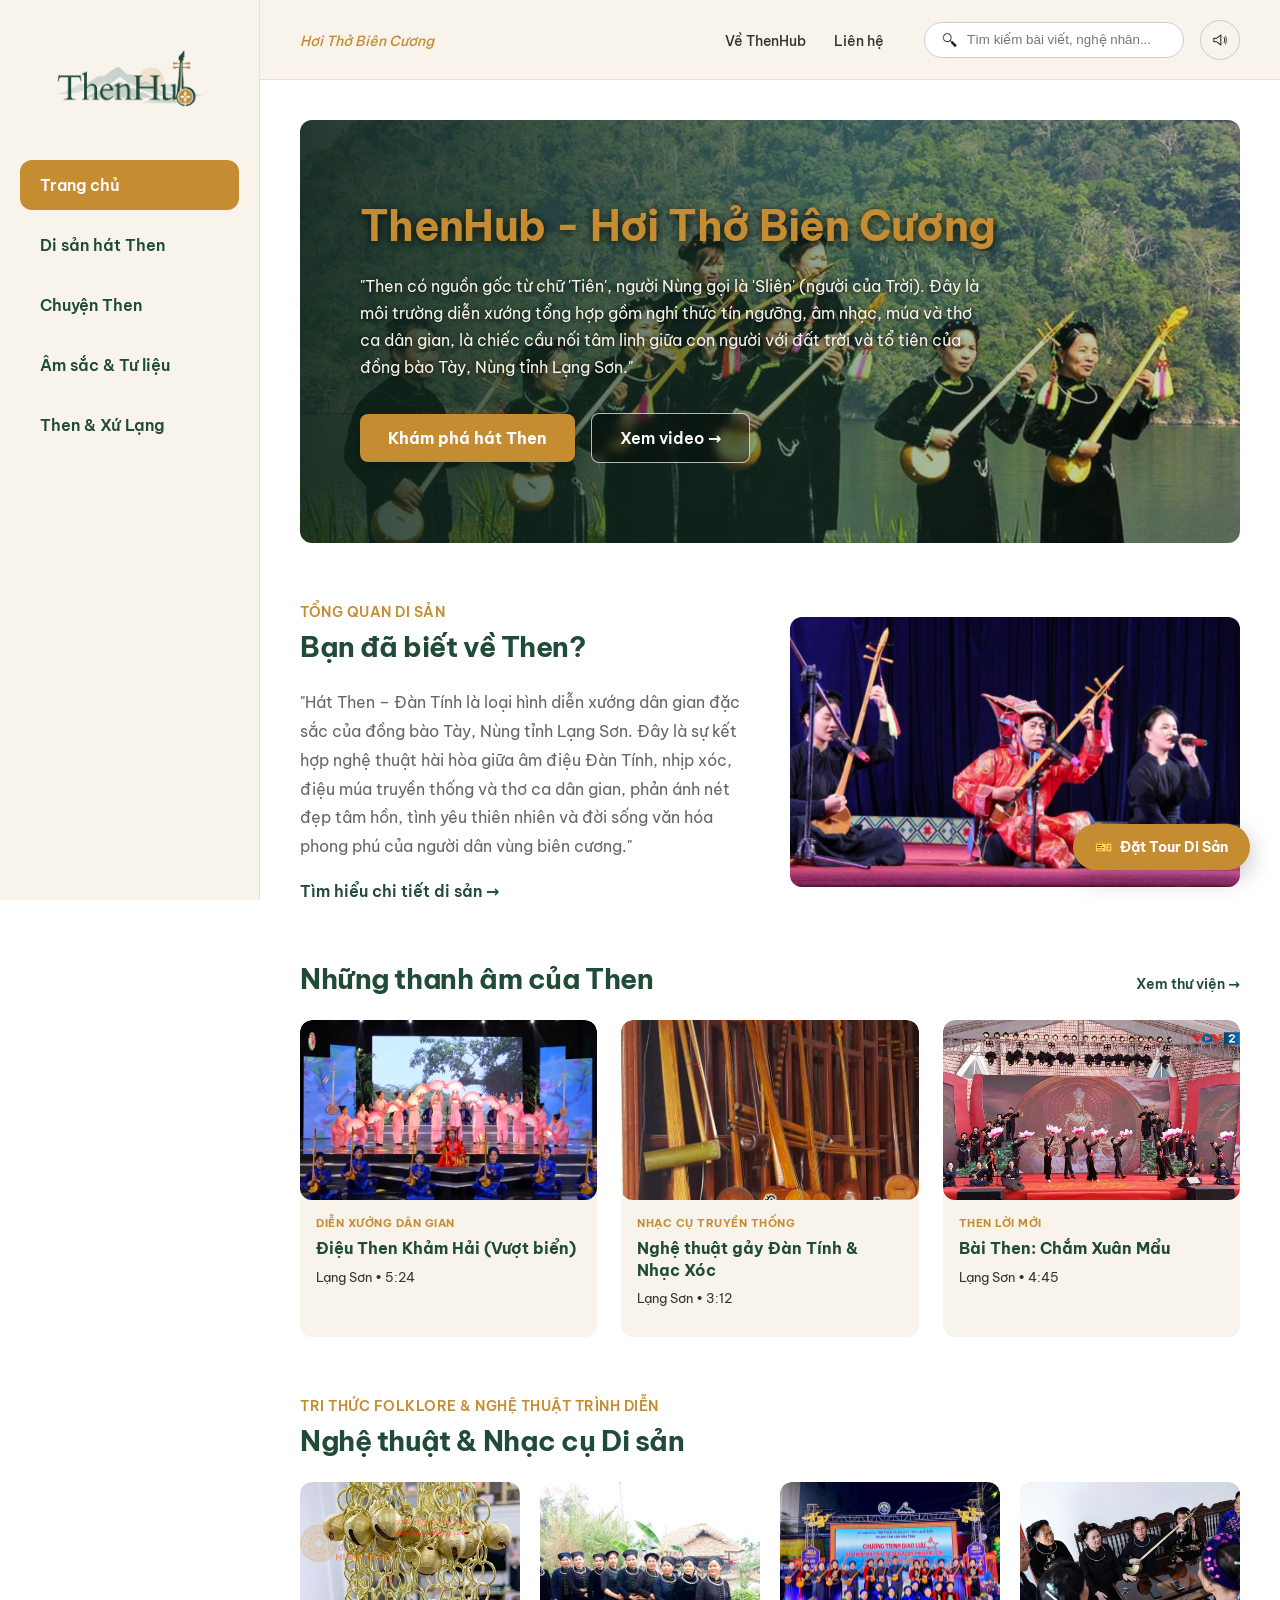
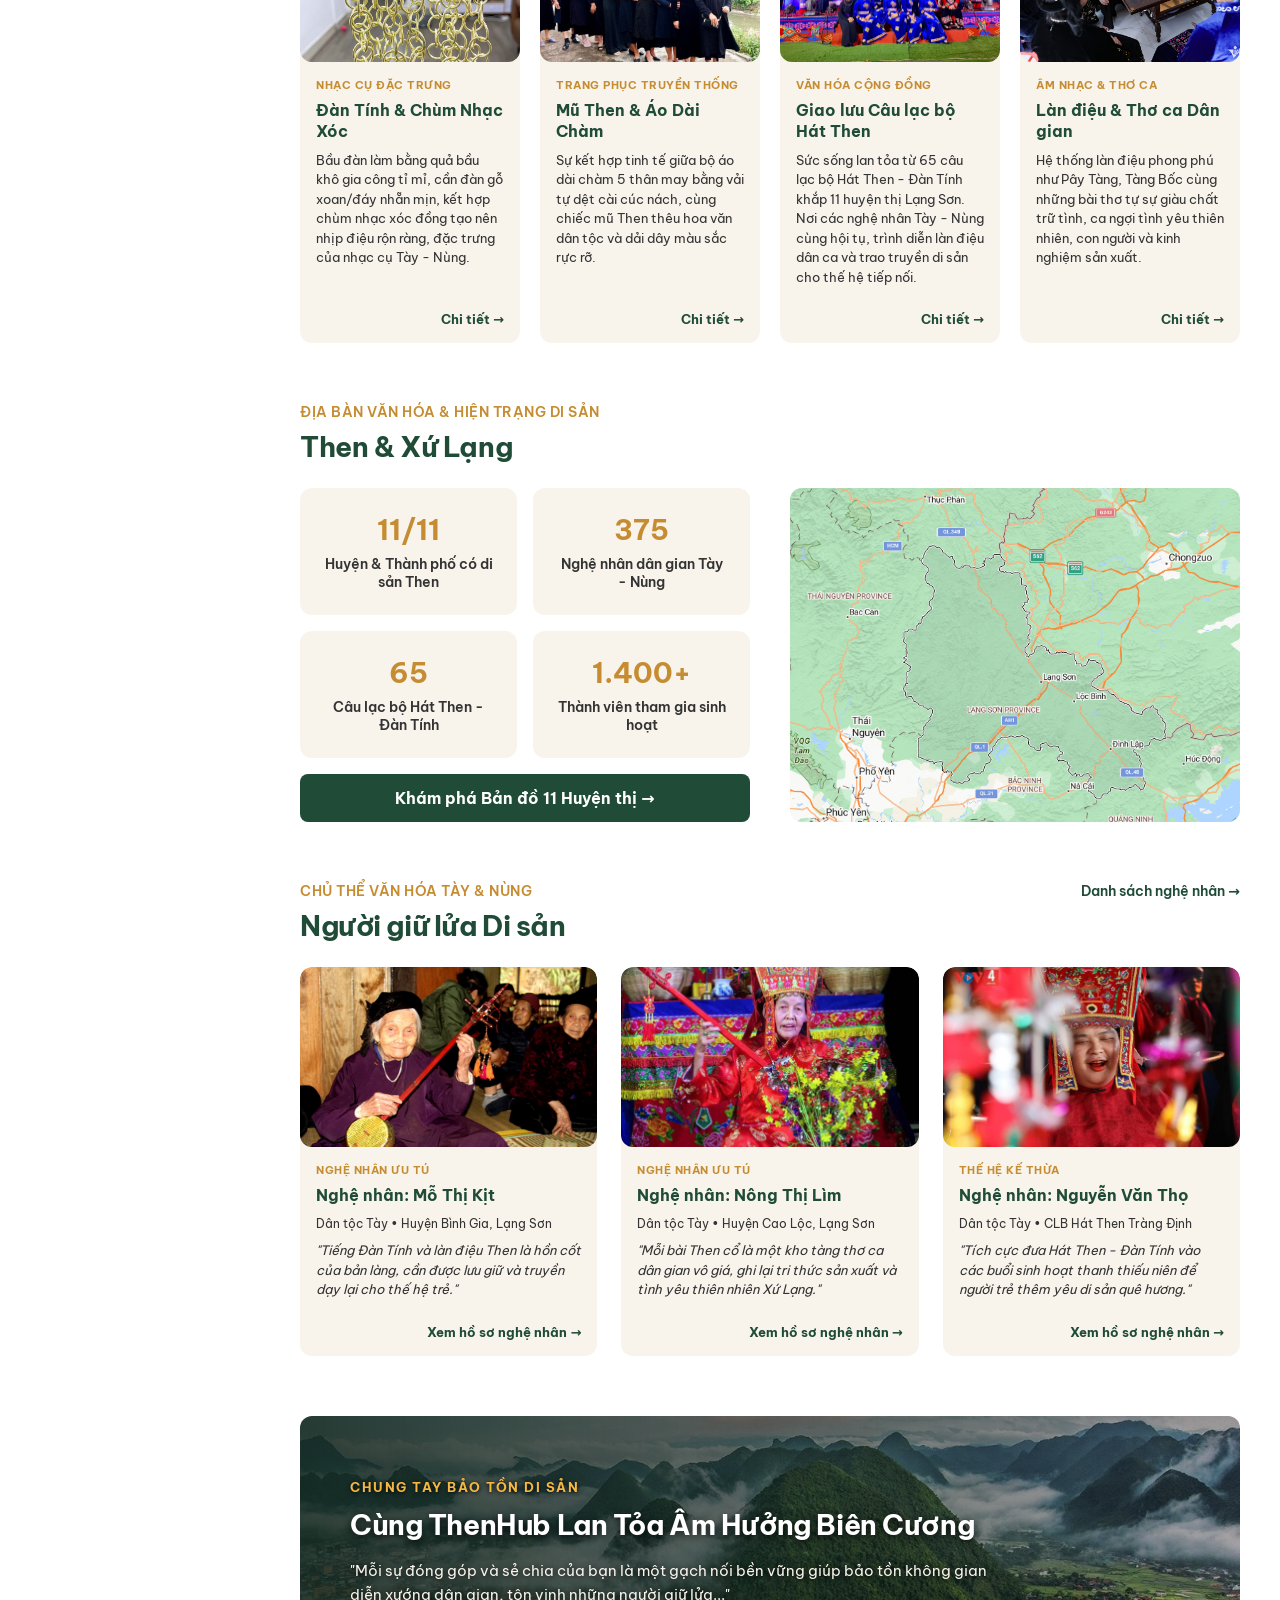
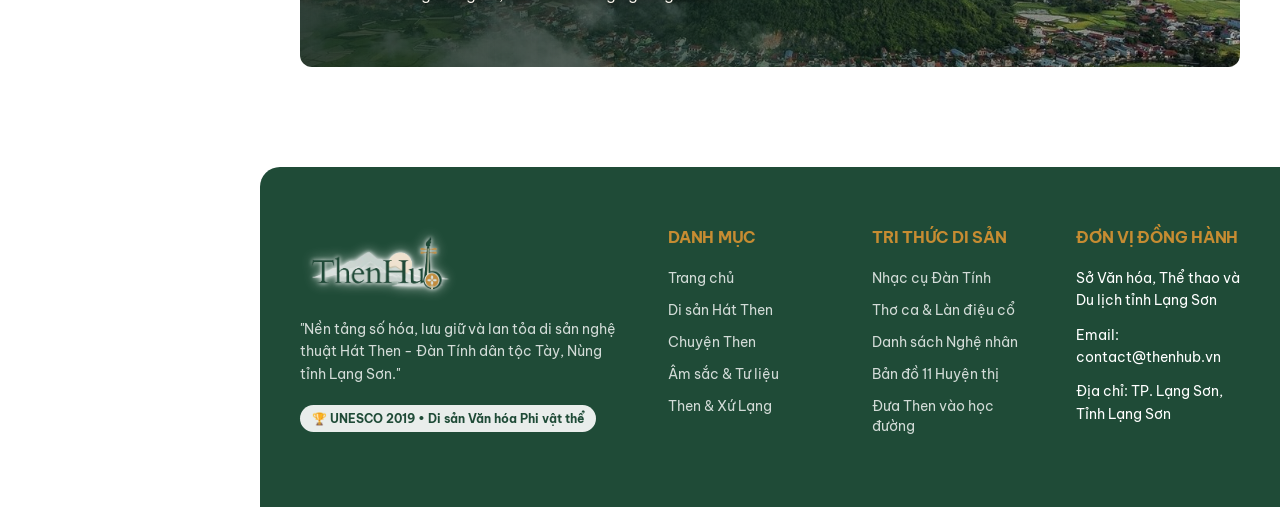
<file: index.html>
﻿<!DOCTYPE html>
<html lang="vi">
<head>
    <meta charset="UTF-8">
    <meta name="viewport" content="width=device-width, initial-scale=1.0">
    <title>ThenHub - Hơi Thở Biên Cương</title>
    <link rel="stylesheet" href="./style.css" />
    <link rel="stylesheet" href="./tour-modal.css?v=1.0" />
</head>
<body>
    <!-- SIDEBAR -->
    <div class="sidebar-overlay" id="sidebarOverlay"></div>
    <aside class="sidebar" id="sidebarNav">
        <a href="index.html" class="logo">
            <img src="./icons/logoThenHub.png" alt="ThenHub Logo">
        </a>
        <nav>
            <a href="index.html" class="menu-item active">Trang chủ</a>
            <a href="disan.html" class="menu-item">Di sản hát Then</a>
            <a href="chuyenthen.html" class="menu-item">Chuyện Then</a>
            <a href="tulieu.html" class="menu-item">Âm sắc & Tư liệu</a>
            <a href="xulang.html" class="menu-item">Then & Xứ Lạng</a>
        </nav>
    </aside>

    <!-- NỘI DUNG -->
    <main class="main-content">

        <!-- KHỐI 1: HEADER -->
        <header class="header">
            <!-- 1. NÚT 3 GẠCH (Chỉ xuất hiện trên màn hình điện thoại) -->
            <button class="mobile-toggle" id="mobileToggle" aria-label="Mở menu">
                <span></span>
                <span></span>
                <span></span>
            </button>

            <div class="header-links">
                <a href="#" style="color: var(--color-gold); font-style: italic;">Hơi Thở Biên Cương</a>
            </div>

            <div style="display: flex; align-items: center; gap: 16px;">
                <!-- 2. Thêm class "desktop-only" để ẩn 2 link này khi vào bằng điện thoại -->
                <div class="header-links desktop-only">
                    <a href="#">Về ThenHub</a>
                    <a href="#">Liên hệ</a>
                </div>

                <div class="search-bar">
                    <img src="./icons/icon_timkiem.png" alt="Search" style="width: 18px; height: 18px;">
                    <input type="text" placeholder="Tìm kiếm bài viết, nghệ nhân...">
                </div>

                <button style="background: none; border: 1px solid #ccc; border-radius: 50%; width: 40px; height: 40px; display: flex; align-items: center; justify-content: center; cursor: pointer;">
                    <img src="./icons/icon_loa.png" alt="Audio" style="width: 20px; height: 20px;">
                </button>
            </div>
        </header>

        <!-- CONTAINER CHỨA TOÀN BỘ NỘI DUNG TRANG CHỦ -->
        <div class="container">

            <!-- KHỐI 2: HERO BANNER -->
            <section class="hero-banner" style="background-image: linear-gradient(to right, rgba(15, 37, 27, 0.88) 0%, rgba(31, 75, 55, 0.45) 60%, rgba(0, 0, 0, 0.1) 100%), url('./images/anh_nen_banner.png');">
                <h1>ThenHub - Hơi Thở Biên Cương</h1>
                <p>"Then có nguồn gốc từ chữ 'Tiên', người Nùng gọi là 'Sliên' (người của Trời). Đây là môi trường diễn xướng tổng hợp gồm nghi thức tín ngưỡng, âm nhạc, múa và thơ ca dân gian, là chiếc cầu nối tâm linh giữa con người với đất trời và tổ tiên của đồng bào Tày, Nùng tỉnh Lạng Sơn."</p>
                <div class="hero-buttons">
                    <a href="disan.html" class="btn-primary">Khám phá hát Then</a>
                    <a href="#" class="btn-outline">Xem video →</a>
                </div>
            </section>

            <!-- KHỐI 3: TỔNG QUAN -->
            <section class="overview-section">
                <div class="overview-text">
                    <div class="section-subtitle">Tổng quan di sản</div>
                    <h2 class="section-title">Bạn đã biết về Then?</h2>
                    <p>"Hát Then – Đàn Tính là loại hình diễn xướng dân gian đặc sắc của đồng bào Tày, Nùng tỉnh Lạng Sơn. Đây là sự kết hợp nghệ thuật hài hòa giữa âm điệu Đàn Tính, nhịp xóc, điệu múa truyền thống và thơ ca dân gian, phản ánh nét đẹp tâm hồn, tình yêu thiên nhiên và đời sống văn hóa phong phú của người dân vùng biên cương."</p>
                    <a href="#" class="link-arrow">Tìm hiểu chi tiết di sản →</a>
                </div>
                <div class="overview-image">
                    <img src="./images/anh_tong_quan.png" alt="Hát Then">
                </div>
            </section>

            <!-- KHỐI 4: ÂM THANH CỦA THEN -->
            <section>
                <div style="display: flex; justify-content: space-between; align-items: baseline;">
                    <h2 class="section-title">Những thanh âm của Then</h2>
                    <a href="#" class="link-arrow" style="font-size: 14px;">Xem thư viện &rarr;</a>
                </div>
                <div class="grid-3">
                    <!-- VIDEO 1: Điệu Then Khảm Hải -->
                    <a href="javascript:void(0)" class="card video-card" data-video="https://www.youtube.com/embed/5SCZGg4-Xt4?autoplay=1">
                        <div class="card-thumb">
                            <img src="./images/Then_vuot_bien.png" alt="Điệu Then">
                            <div class="play-btn"></div>
                        </div>
                        <div class="card-content">
                            <div class="card-tag">Diễn xướng dân gian</div>
                            <div class="card-title">Điệu Then Khảm Hải (Vượt biển)</div>
                            <div class="card-desc">Lạng Sơn • 5:24</div>
                        </div>
                    </a>

                    <!-- VIDEO 2: Nghệ thuật gảy Đàn Tính -->
                    <a href="javascript:void(0)" class="card video-card" data-video="https://www.youtube.com/embed/WP_4MLCgbGE?autoplay=1">
                        <div class="card-thumb">
                            <img src="./images/dan_tinh.png" alt="Đàn Tính">
                            <div class="play-btn"></div>
                        </div>
                        <div class="card-content">
                            <div class="card-tag">Nhạc cụ truyền thống</div>
                            <div class="card-title">Nghệ thuật gảy Đàn Tính & Nhạc Xóc</div>
                            <div class="card-desc">Lạng Sơn • 3:12</div>
                        </div>
                    </a>

                    <!-- VIDEO 3: Bài Then Chắm Xuân Mẩu -->
                    <a href="javascript:void(0)" class="card video-card" data-video="https://www.youtube.com/embed/Cdf8cndd__c?autoplay=1">
                        <div class="card-thumb">
                            <img src="./images/hat_then.png" alt="Xuân Mới">
                            <div class="play-btn"></div>
                        </div>
                        <div class="card-content">
                            <div class="card-tag">Then lời mới</div>
                            <div class="card-title">Bài Then: Chắm Xuân Mẩu</div>
                            <div class="card-desc">Lạng Sơn • 4:45</div>
                        </div>
                    </a>
                </div>
            </section>

            <!-- KHỐI 5: NGHỆ THUẬT & NHẠC CỤ -->
            <section>
                <div class="section-subtitle">Tri thức Folklore & Nghệ thuật trình diễn</div>
                <h2 class="section-title">Nghệ thuật & Nhạc cụ Di sản</h2>
                <div class="grid-4">
                    <a href="#" class="card">
                        <img src="./images/soc_nhac.png" alt="Đàn">
                        <div class="card-content">
                            <div class="card-tag">Nhạc cụ đặc trưng</div>
                            <div class="card-title">Đàn Tính & Chùm Nhạc Xóc</div>
                            <div class="card-desc">Bầu đàn làm bằng quả bầu khô gia công tỉ mỉ, cần đàn gỗ xoan/đáy nhẵn mịn, kết hợp chùm nhạc xóc đồng tạo nên nhịp điệu rộn ràng, đặc trưng của nhạc cụ Tày - Nùng.</div>
                            <div class="card-link">Chi tiết &rarr;</div>
                        </div>
                    </a>
                    <a href="#" class="card">
                        <img src="./images/ao_dai_cham.png" alt="Áo">
                        <div class="card-content">
                            <div class="card-tag">Trang phục truyền thống</div>
                            <div class="card-title">Mũ Then & Áo Dài Chàm</div>
                            <div class="card-desc">Sự kết hợp tinh tế giữa bộ áo dài chàm 5 thân may bằng vải tự dệt cài cúc nách, cùng chiếc mũ Then thêu hoa văn dân tộc và dải dây màu sắc rực rỡ.</div>
                            <div class="card-link">Chi tiết &rarr;</div>
                        </div>
                    </a>
                    <a href="#" class="card">
                        <img src="./images/giao_luu.png" alt="Giao lưu">
                        <div class="card-content">
                            <div class="card-tag">Văn hóa cộng đồng</div>
                            <div class="card-title">Giao lưu Câu lạc bộ Hát Then</div>
                            <div class="card-desc">Sức sống lan tỏa từ 65 câu lạc bộ Hát Then - Đàn Tính khắp 11 huyện thị Lạng Sơn. Nơi các nghệ nhân Tày - Nùng cùng hội tụ, trình diễn làn điệu dân ca và trao truyền di sản cho thế hệ tiếp nối.</div>
                            <div class="card-link">Chi tiết &rarr;</div>
                        </div>
                    </a>
                    <a href="#" class="card">
                        <img src="./images/truyen_day_hat_then.png" alt="Thơ ca">
                        <div class="card-content">
                            <div class="card-tag">Âm nhạc & Thơ ca</div>
                            <div class="card-title">Làn điệu & Thơ ca Dân gian</div>
                            <div class="card-desc">Hệ thống làn điệu phong phú như Pây Tàng, Tàng Bốc cùng những bài thơ tự sự giàu chất trữ tình, ca ngợi tình yêu thiên nhiên, con người và kinh nghiệm sản xuất.</div>
                            <div class="card-link">Chi tiết &rarr;</div>
                        </div>
                    </a>
                </div>
            </section>

            <!-- KHỐI 6: THỐNG KÊ & BẢN ĐỒ -->
            <section>
                <div class="section-subtitle">Địa bàn văn hóa & Hiện trạng di sản</div>
                <h2 class="section-title">Then & Xứ Lạng</h2>
                <div class="stats-map-section">
                    <div style="flex: 1;">
                        <div class="stats-grid">
                            <div class="stat-box">
                                <div class="stat-number">11/11</div>
                                <div class="stat-label">Huyện & Thành phố có di sản Then</div>
                            </div>
                            <div class="stat-box">
                                <div class="stat-number">375</div>
                                <div class="stat-label">Nghệ nhân dân gian Tày - Nùng</div>
                            </div>
                            <div class="stat-box">
                                <div class="stat-number">65</div>
                                <div class="stat-label">Câu lạc bộ Hát Then - Đàn Tính</div>
                            </div>
                            <div class="stat-box">
                                <div class="stat-number">1.400+</div>
                                <div class="stat-label">Thành viên tham gia sinh hoạt</div>
                            </div>
                        </div>
                        <a href="#" class="btn-full">Khám phá Bản đồ 11 Huyện thị →</a>
                    </div>
                    <div class="map-image">
                        <img src="./images/map.png" alt="Bản đồ Lạng Sơn">
                    </div>
                </div>
            </section>

            <!-- KHỐI 7: NGƯỜI GIỮ LỬA (Nghệ nhân) -->
            <section>
                <div style="display: flex; justify-content: space-between; align-items: baseline;">
                    <div>
                        <div class="section-subtitle">Chủ thể văn hóa Tày & Nùng</div>
                        <h2 class="section-title">Người giữ lửa Di sản</h2>
                    </div>
                    <a href="#" class="link-arrow" style="font-size: 14px;">Danh sách nghệ nhân →</a>
                </div>
                <div class="grid-3">
                    <a href="#" class="card">
                        <img src="./images/mo_thi_kit.png" alt="Nghệ nhân">
                        <div class="card-content">
                            <div class="card-tag">Nghệ nhân ưu tú</div>
                            <div class="card-title">Nghệ nhân: Mỗ Thị Kịt</div>
                            <div class="card-desc" style="font-size: 12px; margin-bottom: 8px;">Dân tộc Tày  •  Huyện Bình Gia, Lạng Sơn</div>
                            <div class="card-desc" style="font-style: italic;">"Tiếng Đàn Tính và làn điệu Then là hồn cốt của bản làng, cần được lưu giữ và truyền dạy lại cho thế hệ trẻ."</div>
                            <div class="card-link">Xem hồ sơ nghệ nhân &rarr;</div>
                        </div>
                    </a>
                    <a href="#" class="card">
                        <img src="./images/nong_thi_lim.png" alt="Nghệ nhân">
                        <div class="card-content">
                            <div class="card-tag">Nghệ nhân ưu tú</div>
                            <div class="card-title">Nghệ nhân: Nông Thị Lìm</div>
                            <div class="card-desc" style="font-size: 12px; margin-bottom: 8px;">Dân tộc Tày  •  Huyện Cao Lộc, Lạng Sơn</div>
                            <div class="card-desc" style="font-style: italic;">"Mỗi bài Then cổ là một kho tàng thơ ca dân gian vô giá, ghi lại tri thức sản xuất và tình yêu thiên nhiên Xứ Lạng."</div>
                            <div class="card-link">Xem hồ sơ nghệ nhân &rarr;</div>
                        </div>
                    </a>
                    <a href="#" class="card">
                        <img src="./images/nguyen_van_tho.png" alt="Nghệ nhân">
                        <div class="card-content">
                            <div class="card-tag">Thế hệ kế thừa</div>
                            <div class="card-title">Nghệ nhân: Nguyễn Văn Thọ</div>
                            <div class="card-desc" style="font-size: 12px; margin-bottom: 8px;">Dân tộc Tày  •  CLB Hát Then Tràng Định</div>
                            <div class="card-desc" style="font-style: italic;">"Tích cực đưa Hát Then - Đàn Tính vào các buổi sinh hoạt thanh thiếu niên để người trẻ thêm yêu di sản quê hương."</div>
                            <div class="card-link">Xem hồ sơ nghệ nhân &rarr;</div>
                        </div>
                    </a>
                </div>
            </section>

            <!-- KHỐI 8: BANNER KÊU GỌI (CTA) -->
            <section class="cta-banner" style="background-image: linear-gradient(90deg, rgba(15, 37, 27, 0.85) 0%, rgba(15, 37, 27, 0.6) 50%, rgba(0, 0, 0, 0.25) 100%), url('./images/canh_quan.png');">
                <span class="cta-subtitle">CHUNG TAY BẢO TỒN DI SẢN</span>
                <h2>Cùng ThenHub Lan Tỏa Âm Hưởng Biên Cương</h2>
                <p>"Mỗi sự đóng góp và sẻ chia của bạn là một gạch nối bền vững giúp bảo tồn không gian diễn xướng dân gian, tôn vinh những người giữ lửa..."</p>
            </section>

        </div>
        <!-- KHỐI 9: FOOTER -->
        <footer class="footer">
            <div>
                <a href="index.html" class="footer-logo">
                    <img src="./icons/logoThenHub.png" alt="ThenHub Logo">
                </a>
                <p>"Nền tảng số hóa, lưu giữ và lan tỏa di sản nghệ thuật Hát Then - Đàn Tính dân tộc Tày, Nùng tỉnh Lạng Sơn."</p>
                <div class="badge">🏆 UNESCO 2019 • Di sản Văn hóa Phi vật thể</div>
            </div>
            <div>
                <h4>Danh mục</h4>
                <ul>
                    <li><a href="index.html">Trang chủ</a></li>
                    <li><a href="disan.html">Di sản Hát Then</a></li>
                    <li><a href="chuyenthen.html">Chuyện Then</a></li>
                    <li><a href="tulieu.html">Âm sắc & Tư liệu</a></li>
                    <li><a href="xulang.html">Then & Xứ Lạng</a></li>
                </ul>
            </div>
            <div>
                <h4>Tri thức di sản</h4>
                <ul>
                    <li><a href="#">Nhạc cụ Đàn Tính</a></li>
                    <li><a href="#">Thơ ca & Làn điệu cổ</a></li>
                    <li><a href="#">Danh sách Nghệ nhân</a></li>
                    <li><a href="#">Bản đồ 11 Huyện thị</a></li>
                    <li><a href="#">Đưa Then vào học đường</a></li>
                </ul>
            </div>
            <div>
                <h4>Đơn vị đồng hành</h4>
                <p style="margin-bottom: 12px; opacity: 1;">Sở Văn hóa, Thể thao và Du lịch tỉnh Lạng Sơn</p>
                <p style="margin-bottom: 12px; opacity: 1;">Email: contact@thenhub.vn</p>
                <p style="opacity: 1;">Địa chỉ: TP. Lạng Sơn, Tỉnh Lạng Sơn</p>
            </div>
        </footer>
    </main>

    <!-- JAVASCRIPT ĐIỀU KHIỂN MENU 3 GẠCH DI ĐỘNG -->
    <script>
        const mobileToggle = document.getElementById('mobileToggle');
        const sidebarNav = document.getElementById('sidebarNav');
        const sidebarOverlay = document.getElementById('sidebarOverlay');

        if (mobileToggle && sidebarNav && sidebarOverlay) {
            mobileToggle.addEventListener('click', () => {
                sidebarNav.classList.toggle('active');
                sidebarOverlay.classList.toggle('active');
                mobileToggle.classList.toggle('open');
            });

            sidebarOverlay.addEventListener('click', () => {
                sidebarNav.classList.remove('active');
                sidebarOverlay.classList.remove('active');
                mobileToggle.classList.remove('open');
            });
        }
    </script>
    <script src="./tour-modal.js?v=1.0"></script>
    <!-- POPUP MODAL XEM VIDEO (KHÓA Z-INDEX 999999 ĐỂ CHẮC CHẮN HIỆN NỔI ĐÈ TOÀN TRANG) -->
    <div id="videoModal" style="position: fixed !important; top: 0 !important; left: 0 !important; width: 100vw !important; height: 100vh !important; background-color: rgba(0, 0, 0, 0.9) !important; backdrop-filter: blur(6px) !important; z-index: 999999 !important; display: none; justify-content: center !important; align-items: center !important; padding: 20px !important; box-sizing: border-box !important;">

        <div style="position: relative !important; width: 100% !important; max-width: 860px !important; background: #000000 !important; border-radius: 12px !important; box-shadow: 0 20px 50px rgba(0,0,0,0.8) !important;">

            <!-- NÚT ĐÓNG X -->
            <button id="closeVideoBtn" type="button" style="position: absolute !important; top: -45px !important; right: 0 !important; background: none !important; border: none !important; color: #FFFFFF !important; font-size: 36px !important; cursor: pointer !important; line-height: 1 !important; z-index: 10 !important;">&times;</button>

            <!-- KHUNG PHÁT VIDEO CHUẨN TỶ LỆ 16:9 -->
            <div style="position: relative !important; padding-bottom: 56.25% !important; height: 0 !important; overflow: hidden !important; border-radius: 12px !important;">
                <iframe id="videoIframe" src="" title="Video Hát Then" frameborder="0" allow="accelerometer; autoplay; clipboard-write; encrypted-media; gyroscope; picture-in-picture" allowfullscreen style="position: absolute !important; top: 0 !important; left: 0 !important; width: 100% !important; height: 100% !important; border: 0 !important;"></iframe>
            </div>
        </div>
    </div>

    <!-- JAVASCRIPT XỬ LÝ PHÁT VÀ TẮT VIDEO KHÔNG BỊ TRÙNG ÂM THANH -->
    <script>
        document.addEventListener("DOMContentLoaded", function () {
            const videoCards = document.querySelectorAll(".video-card");
            const videoModal = document.getElementById("videoModal");
            const videoIframe = document.getElementById("videoIframe");
            const closeVideoBtn = document.getElementById("closeVideoBtn");

            // Bấm vào card bất kỳ -> Lấy đúng link video của card đó & Bật Popup
            videoCards.forEach(card => {
                card.addEventListener("click", function (e) {
                    e.preventDefault();
                    const videoUrl = this.getAttribute("data-video");
                    if (videoUrl && videoIframe && videoModal) {
                        videoIframe.src = videoUrl;
                        videoModal.style.display = "flex";
                    }
                });
            });

            // Tắt Popup và dừng tiếng ngay lập tức
            function stopAndCloseVideo() {
                if (videoModal && videoIframe) {
                    videoModal.style.display = "none";
                    videoIframe.src = ""; // Xóa src để ngắt nhạc ngay lập tức
                }
            }

            if (closeVideoBtn) closeVideoBtn.addEventListener("click", stopAndCloseVideo);
            if (videoModal) {
                videoModal.addEventListener("click", function (e) {
                    if (e.target === videoModal) stopAndCloseVideo();
                });
            }
        });
    </script>
    <script src="./modal.js"></script>
</body>
</html>
</file>
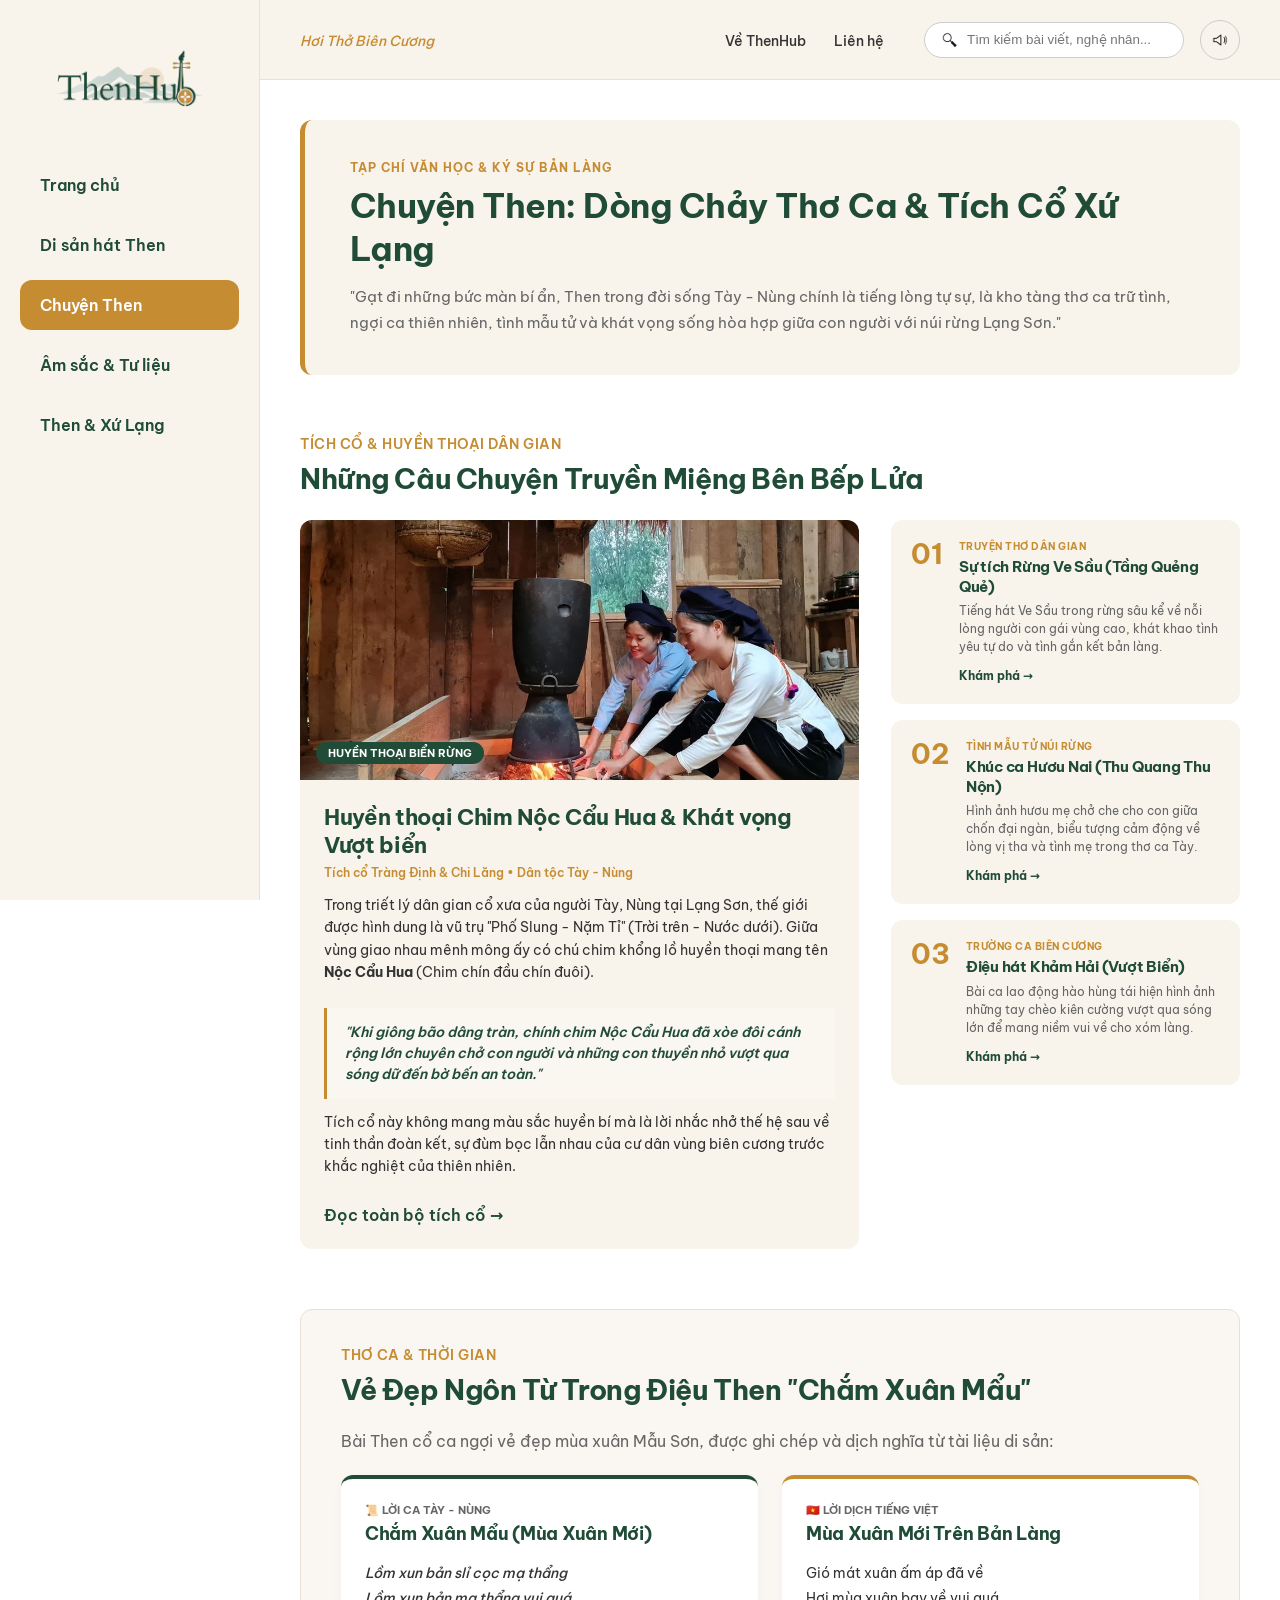
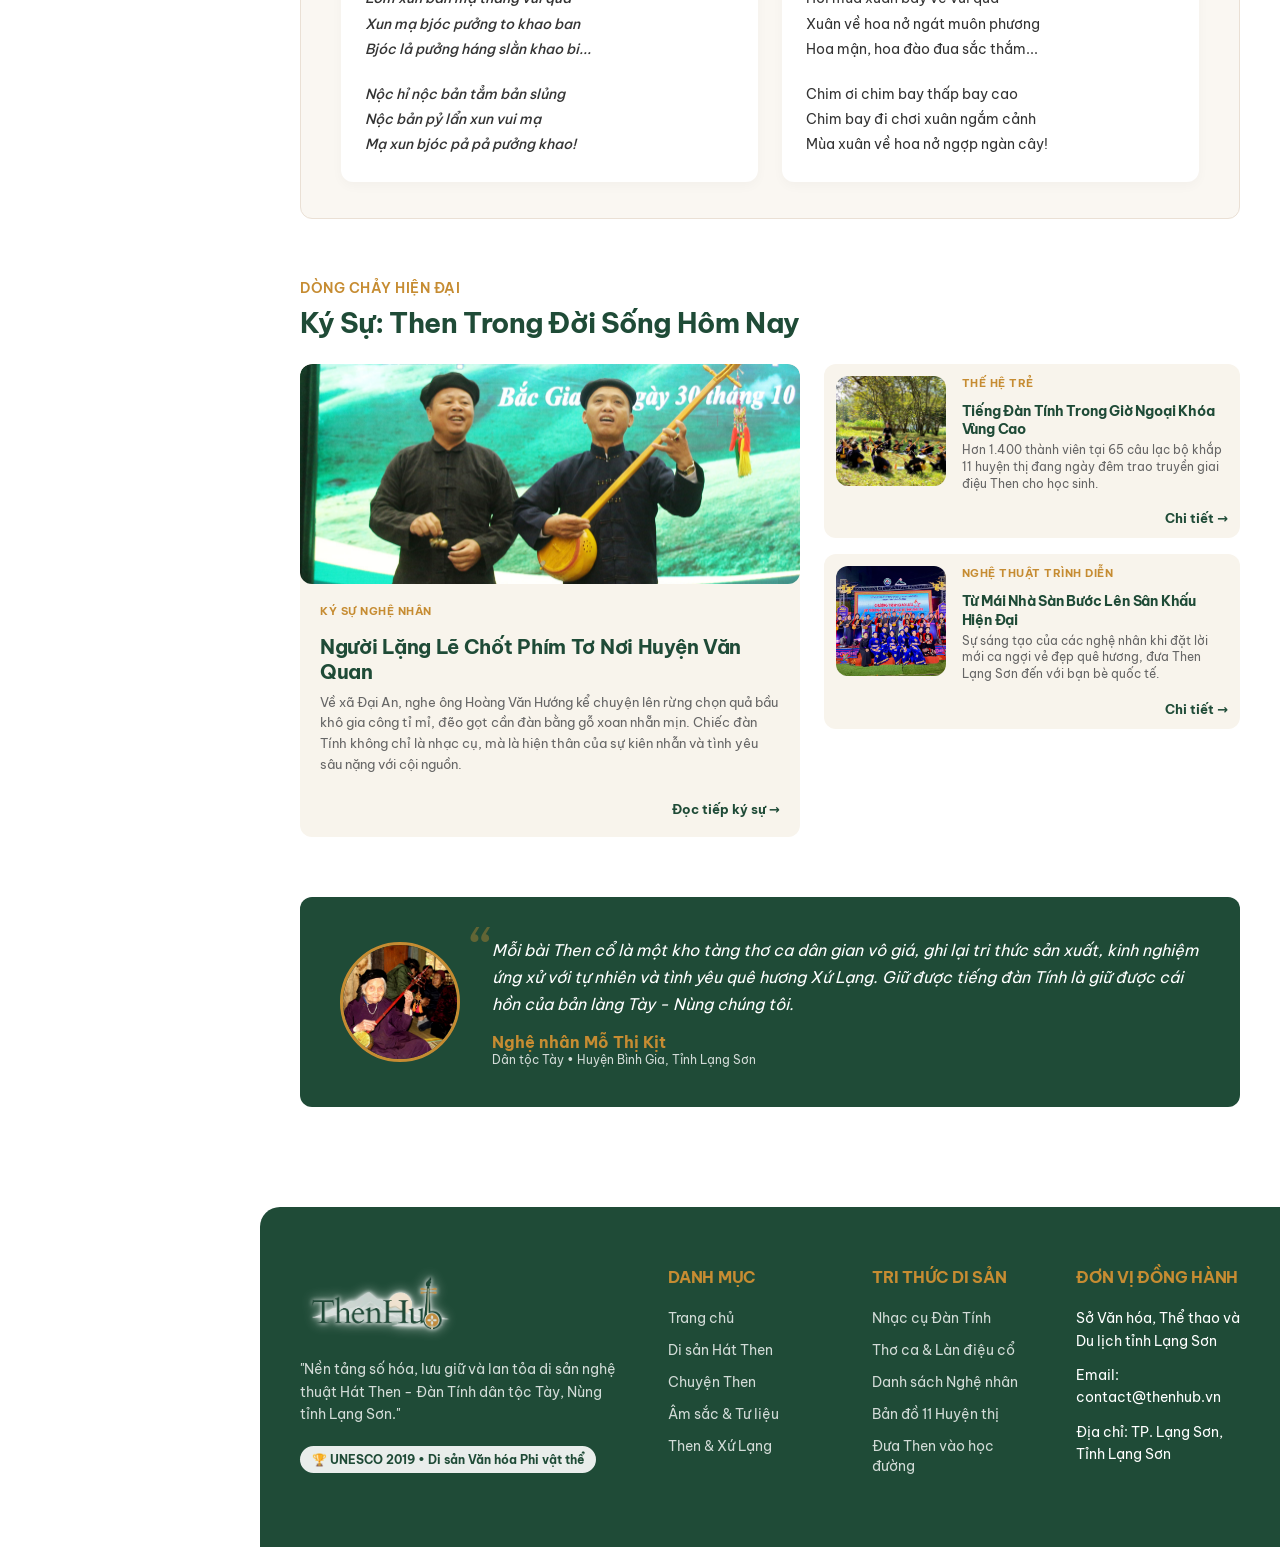
<file: chuyenThen.html>
﻿<!DOCTYPE html>
<html lang="vi">
<head>
    <meta charset="UTF-8">
    <meta name="viewport" content="width=device-width, initial-scale=1.0">
    <title>Chuyện Then - ThenHub</title>
    <link rel="stylesheet" href="./chuyenthen.css" />
    <link rel="stylesheet" href="./style.css" />
</head>
<body>
    <!-- SIDEBAR -->
    <div class="sidebar-overlay" id="sidebarOverlay"></div>
    <aside class="sidebar" id="sidebarNav">
        <a href="index.html" class="logo">
            <img src="./icons/logoThenHub.png" alt="ThenHub Logo">
        </a>
        <nav>
            <a href="index.html" class="menu-item">Trang chủ</a>
            <a href="disan.html" class="menu-item">Di sản hát Then</a>
            <a href="chuyenthen.html" class="menu-item active">Chuyện Then</a>
            <a href="tulieu.html" class="menu-item">Âm sắc & Tư liệu</a>
            <a href="xulang.html" class="menu-item">Then & Xứ Lạng</a>
        </nav>
    </aside>

    <!-- NỘI DUNG CHÍNH BÊN PHẢI -->
    <main class="main-content">

        <!-- HEADER -->
        <header class="header">
            <!-- 1. NÚT 3 GẠCH (Chỉ xuất hiện trên màn hình điện thoại) -->
            <button class="mobile-toggle" id="mobileToggle" aria-label="Mở menu">
                <span></span>
                <span></span>
                <span></span>
            </button>

            <div class="header-links">
                <a href="#" style="color: var(--color-gold); font-style: italic;">Hơi Thở Biên Cương</a>
            </div>

            <div style="display: flex; align-items: center; gap: 16px;">
                <!-- 2. Thêm class "desktop-only" để ẩn 2 link này khi vào bằng điện thoại -->
                <div class="header-links desktop-only">
                    <a href="#">Về ThenHub</a>
                    <a href="#">Liên hệ</a>
                </div>

                <div class="search-bar">
                    <img src="./icons/icon_timkiem.png" alt="Search" style="width: 18px; height: 18px;">
                    <input type="text" placeholder="Tìm kiếm bài viết, nghệ nhân...">
                </div>

                <button style="background: none; border: 1px solid #ccc; border-radius: 50%; width: 40px; height: 40px; display: flex; align-items: center; justify-content: center; cursor: pointer;">
                    <img src="./icons/icon_loa.png" alt="Audio" style="width: 20px; height: 20px;">
                </button>
            </div>
        </header>

        <div class="container">

            <!-- KHỐI 1: HERO DẠNG BÁO BÌA (EDITORIAL HERO) -->
            <section class="story-hero">
                <div class="story-hero-badge">TẠP CHÍ VĂN HỌC & KÝ SỰ BẢN LÀNG</div>
                <h1>Chuyện Then: Dòng Chảy Thơ Ca & Tích Cổ Xứ Lạng</h1>
                <p class="story-hero-subtitle">
                    "Gạt đi những bức màn bí ẩn, Then trong đời sống Tày - Nùng chính là tiếng lòng tự sự, là kho tàng thơ ca trữ tình, ngợi ca thiên nhiên, tình mẫu tử và khát vọng sống hòa hợp giữa con người với núi rừng Lạng Sơn."
                </p>
            </section>

            <!-- KHỐI 2: KHỐI KỂ CHUYỆN BẤT ĐỐI XỨNG (CHUYỆN TÍCH BẢN LÀNG) -->
            <section style="margin-bottom: var(--section-gap);">
                <div class="section-subtitle">TÍCH CỔ & HUYỀN THOẠI DÂN GIAN</div>
                <h2 class="section-title">Những Câu Chuyện Truyền Miệng Bên Bếp Lửa</h2>

                <div class="story-feature-layout">
                    <!-- BÀI VIẾT NỔI BẬT BÊN TRÁI (BỐ CỤC BÁO CHÍ) -->
                    <article class="main-story-card">
                        <div class="main-story-img-wrap">
                            <img src="./images/bep_lua.png" alt="Huyền thoại Chim Nộc Cẩu Hua">
                            <span class="story-tag-pill">HUYỀN THOẠI BIỂN RỪNG</span>
                        </div>
                        <div class="main-story-body">
                            <h3>Huyền thoại Chim Nộc Cẩu Hua & Khát vọng Vượt biển</h3>
                            <div class="story-meta">Tích cổ Tràng Định & Chi Lăng • Dân tộc Tày - Nùng</div>
                            <p>
                                Trong triết lý dân gian cổ xưa của người Tày, Nùng tại Lạng Sơn, thế giới được hình dung là vũ trụ "Phố Slung - Nặm Tỉ" (Trời trên - Nước dưới). Giữa vùng giao nhau mênh mông ấy có chú chim khổng lồ huyền thoại mang tên <strong>Nộc Cẩu Hua</strong> (Chim chín đầu chín đuôi).
                            </p>
                            <!-- KHUNG TRÍCH DẪN ĐẶC BIỆT -->
                            <blockquote class="pull-quote">
                                "Khi giông bão dâng tràn, chính chim Nộc Cẩu Hua đã xòe đôi cánh rộng lớn chuyên chở con người và những con thuyền nhỏ vượt qua sóng dữ đến bờ bến an toàn."
                            </blockquote>
                            <p>
                                Tích cổ này không mang màu sắc huyền bí mà là lời nhắc nhở thế hệ sau về tinh thần đoàn kết, sự đùm bọc lẫn nhau của cư dân vùng biên cương trước khắc nghiệt của thiên nhiên.
                            </p>
                            <a href="#" class="link-arrow" style="margin-top: 15px;">Đọc toàn bộ tích cổ &rarr;</a>
                        </div>
                    </article>

                    <!-- DANH SÁCH BÀI ĐỌC DẠNG FEED BÊN PHẢI -->
                    <div class="story-feed-list">

                        <div class="feed-item">
                            <span class="feed-num">01</span>
                            <div class="feed-content">
                                <span class="feed-tag">TRUYỆN THƠ DÂN GIAN</span>
                                <h4>Sự tích Rừng Ve Sầu (Tầng Quẻng Quẻ)</h4>
                                <p>Tiếng hát Ve Sầu trong rừng sâu kể về nỗi lòng người con gái vùng cao, khát khao tình yêu tự do và tình gắn kết bản làng.</p>
                                <a href="#" class="feed-link">Khám phá &rarr;</a>
                            </div>
                        </div>

                        <div class="feed-item">
                            <span class="feed-num">02</span>
                            <div class="feed-content">
                                <span class="feed-tag">TÌNH MẪU TỬ NÚI RỪNG</span>
                                <h4>Khúc ca Hươu Nai (Thu Quang Thu Nộn)</h4>
                                <p>Hình ảnh hươu mẹ chở che cho con giữa chốn đại ngàn, biểu tượng cảm động về lòng vị tha và tình mẹ trong thơ ca Tày.</p>
                                <a href="#" class="feed-link">Khám phá &rarr;</a>
                            </div>
                        </div>

                        <div class="feed-item">
                            <span class="feed-num">03</span>
                            <div class="feed-content">
                                <span class="feed-tag">TRƯỜNG CA BIÊN CƯƠNG</span>
                                <h4>Điệu hát Khảm Hải (Vượt Biển)</h4>
                                <p>Bài ca lao động hào hùng tái hiện hình ảnh những tay chèo kiên cường vượt qua sóng lớn để mang niềm vui về cho xóm làng.</p>
                                <a href="#" class="feed-link">Khám phá &rarr;</a>
                            </div>
                        </div>

                    </div>
                </div>
            </section>

            <!-- KHỐI 3: TRÌNH DIỄN THƠ CA SONG NGỮ (TÀY - VIỆT LYRICS SHOWCASE) -->
            <section class="lyrics-showcase-section">
                <div class="section-subtitle">THƠ CA & THỜI GIAN</div>
                <h2 class="section-title">Vẻ Đẹp Ngôn Từ Trong Điệu Then "Chắm Xuân Mẩu"</h2>
                <p style="color: var(--text-gray); margin-bottom: 24px;">Bài Then cổ ca ngợi vẻ đẹp mùa xuân Mẫu Sơn, được ghi chép và dịch nghĩa từ tài liệu di sản:</p>

                <div class="lyrics-grid">
                    <!-- CỘT TIẾNG TÀY / NÙNG GỐC -->
                    <div class="lyric-card tay-version">
                        <div class="lyric-header">
                            <span class="lang-flag">📜 LỜI CA TÀY - NÙNG</span>
                            <h4>Chắm Xuân Mẩu (Mùa Xuân Mới)</h4>
                        </div>
                        <div class="lyric-body">
                            <p>Lồm xun bản slỉ cọc mạ thẩng</p>
                            <p>Lồm xun bản mạ thẩng vui quá</p>
                            <p>Xun mạ bjóc pưởng to khao ban</p>
                            <p>Bjóc lả pưởng háng slằn khao bi...</p>
                            <br>
                            <p>Nộc hỉ nộc bản tẳm bản slủng</p>
                            <p>Nộc bản pỷ lẩn xun vui mạ</p>
                            <p>Mạ xun bjóc pả pả pưởng khao!</p>
                        </div>
                    </div>

                    <!-- CỘT TIẾNG VIỆT DỊCH NGHĨA -->
                    <div class="lyric-card viet-version">
                        <div class="lyric-header">
                            <span class="lang-flag">🇻🇳 LỜI DỊCH TIẾNG VIỆT</span>
                            <h4>Mùa Xuân Mới Trên Bản Làng</h4>
                        </div>
                        <div class="lyric-body">
                            <p>Gió mát xuân ấm áp đã về</p>
                            <p>Hơi mùa xuân bay về vui quá</p>
                            <p>Xuân về hoa nở ngát muôn phương</p>
                            <p>Hoa mận, hoa đào đua sắc thắm...</p>
                            <br>
                            <p>Chim ơi chim bay thấp bay cao</p>
                            <p>Chim bay đi chơi xuân ngắm cảnh</p>
                            <p>Mùa xuân về hoa nở ngợp ngàn cây!</p>
                        </div>
                    </div>
                </div>
            </section>

            <!-- KHỐI 4: KÝ SỰ BÁO BÌA (MAGAZINE LAYOUT: 1 BIG + 2 STACKED) -->
            <section style="margin-bottom: var(--section-gap);">
                <div class="section-subtitle">DÒNG CHẢY HIỆN ĐẠI</div>
                <h2 class="section-title">Ký Sự: Then Trong Đời Sống Hôm Nay</h2>

                <div class="magazine-layout">
                    <!-- BÀI BÁO LỚN TRÊN BÊN TRÁI -->
                    <a href="#" class="mag-big-card">
                        <div class="mag-big-img-wrap">
                            <img src="./images/dantinh.png" alt="Đẽo cần đàn Tính">
                        </div>
                        <div class="mag-big-content">
                            <span class="card-tag">KÝ SỰ NGHỆ NHÂN</span>
                            <h3>Người Lặng Lẽ Chốt Phím Tơ Nơi Huyện Văn Quan</h3>
                            <p>
                                Về xã Đại An, nghe ông Hoàng Văn Hướng kể chuyện lên rừng chọn quả bầu khô gia công tỉ mỉ, đẽo gọt cần đàn bằng gỗ xoan nhẵn mịn. Chiếc đàn Tính không chỉ là nhạc cụ, mà là hiện thân của sự kiên nhẫn và tình yêu sâu nặng với cội nguồn.
                            </p>
                            <span class="card-link">Đọc tiếp ký sự &rarr;</span>
                        </div>
                    </a>

                    <!-- 2 BÀI NHỎ XẾP CHỒNG BÊN PHẢI -->
                    <div class="mag-stacked-wrap">
                        <a href="#" class="mag-small-card">
                            <img src="./images/ngoai_khoa_vung_cao.png" alt="Đưa Then vào học đường">
                            <div class="mag-small-content">
                                <span class="card-tag">THẾ HỆ TRẺ</span>
                                <h4>Tiếng Đàn Tính Trong Giờ Ngoại Khóa Vùng Cao</h4>
                                <p>Hơn 1.400 thành viên tại 65 câu lạc bộ khắp 11 huyện thị đang ngày đêm trao truyền giai điệu Then cho học sinh.</p>
                                <span class="card-link">Chi tiết &rarr;</span>
                            </div>
                        </a>

                        <a href="#" class="mag-small-card">
                            <img src="./images/giao_luu.png" alt="Then Lời Mới">
                            <div class="mag-small-content">
                                <span class="card-tag">NGHỆ THUẬT TRÌNH DIỄN</span>
                                <h4>Từ Mái Nhà Sàn Bước Lên Sân Khấu Hiện Đại</h4>
                                <p>Sự sáng tạo của các nghệ nhân khi đặt lời mới ca ngợi vẻ đẹp quê hương, đưa Then Lạng Sơn đến với bạn bè quốc tế.</p>
                                <span class="card-link">Chi tiết &rarr;</span>
                            </div>
                        </a>
                    </div>
                </div>
            </section>

            <!-- KHỐI 5: TRÍCH DẪN NGHỆ NHÂN (WIDE ARTISAN QUOTE) -->
            <section class="artisan-quote-section">
                <div class="quote-avatar">
                    <img src="./images/mo_thi_kit.png" alt="Nghệ nhân Mỗ Thị Kịt">
                </div>
                <div class="quote-text-wrap">
                    <span class="quote-icon">“</span>
                    <p class="quote-content">
                        Mỗi bài Then cổ là một kho tàng thơ ca dân gian vô giá, ghi lại tri thức sản xuất, kinh nghiệm ứng xử với tự nhiên và tình yêu quê hương Xứ Lạng. Giữ được tiếng đàn Tính là giữ được cái hồn của bản làng Tày - Nùng chúng tôi.
                    </p>
                    <div class="quote-author">Nghệ nhân Mỗ Thị Kịt</div>
                    <div class="quote-sub">Dân tộc Tày • Huyện Bình Gia, Tỉnh Lạng Sơn</div>
                </div>
            </section>

        </div> 
        <!-- FOOTER -->
        <footer class="footer">
            <div>
                <a href="index.html" class="footer-logo">
                    <img src="./icons/logoThenHub.png" alt="ThenHub Logo">
                </a>
                <p>"Nền tảng số hóa, lưu giữ và lan tỏa di sản nghệ thuật Hát Then - Đàn Tính dân tộc Tày, Nùng tỉnh Lạng Sơn."</p>
                <div class="badge">🏆 UNESCO 2019 • Di sản Văn hóa Phi vật thể</div>
            </div>
            <div>
                <h4>Danh mục</h4>
                <ul>
                    <li><a href="index.html">Trang chủ</a></li>
                    <li><a href="disan.html">Di sản Hát Then</a></li>
                    <li><a href="chuyenthen.html">Chuyện Then</a></li>
                    <li><a href="tulieu.html">Âm sắc & Tư liệu</a></li>
                    <li><a href="xulang.html">Then & Xứ Lạng</a></li>
                </ul>
            </div>
            <div>
                <h4>Tri thức di sản</h4>
                <ul>
                    <li><a href="#">Nhạc cụ Đàn Tính</a></li>
                    <li><a href="#">Thơ ca & Làn điệu cổ</a></li>
                    <li><a href="#">Danh sách Nghệ nhân</a></li>
                    <li><a href="#">Bản đồ 11 Huyện thị</a></li>
                    <li><a href="#">Đưa Then vào học đường</a></li>
                </ul>
            </div>
            <div>
                <h4>Đơn vị đồng hành</h4>
                <p style="margin-bottom: 12px; opacity: 1;">Sở Văn hóa, Thể thao và Du lịch tỉnh Lạng Sơn</p>
                <p style="margin-bottom: 12px; opacity: 1;">Email: contact@thenhub.vn</p>
                <p style="opacity: 1;">Địa chỉ: TP. Lạng Sơn, Tỉnh Lạng Sơn</p>
            </div>
        </footer>
    </main>
    <!-- JAVASCRIPT ĐIỀU KHIỂN MENU 3 GẠCH DI ĐỘNG -->
    <script>
    const mobileToggle = document.getElementById('mobileToggle');
    const sidebarNav = document.getElementById('sidebarNav');
    const sidebarOverlay = document.getElementById('sidebarOverlay');

    if (mobileToggle && sidebarNav && sidebarOverlay) {
        mobileToggle.addEventListener('click', () => {
            sidebarNav.classList.toggle('active');
            sidebarOverlay.classList.toggle('active');
            mobileToggle.classList.toggle('open');
        });

        sidebarOverlay.addEventListener('click', () => {
            sidebarNav.classList.remove('active');
            sidebarOverlay.classList.remove('active');
            mobileToggle.classList.remove('open');
        });
    }
    </script>
</body>
</html>
</file>
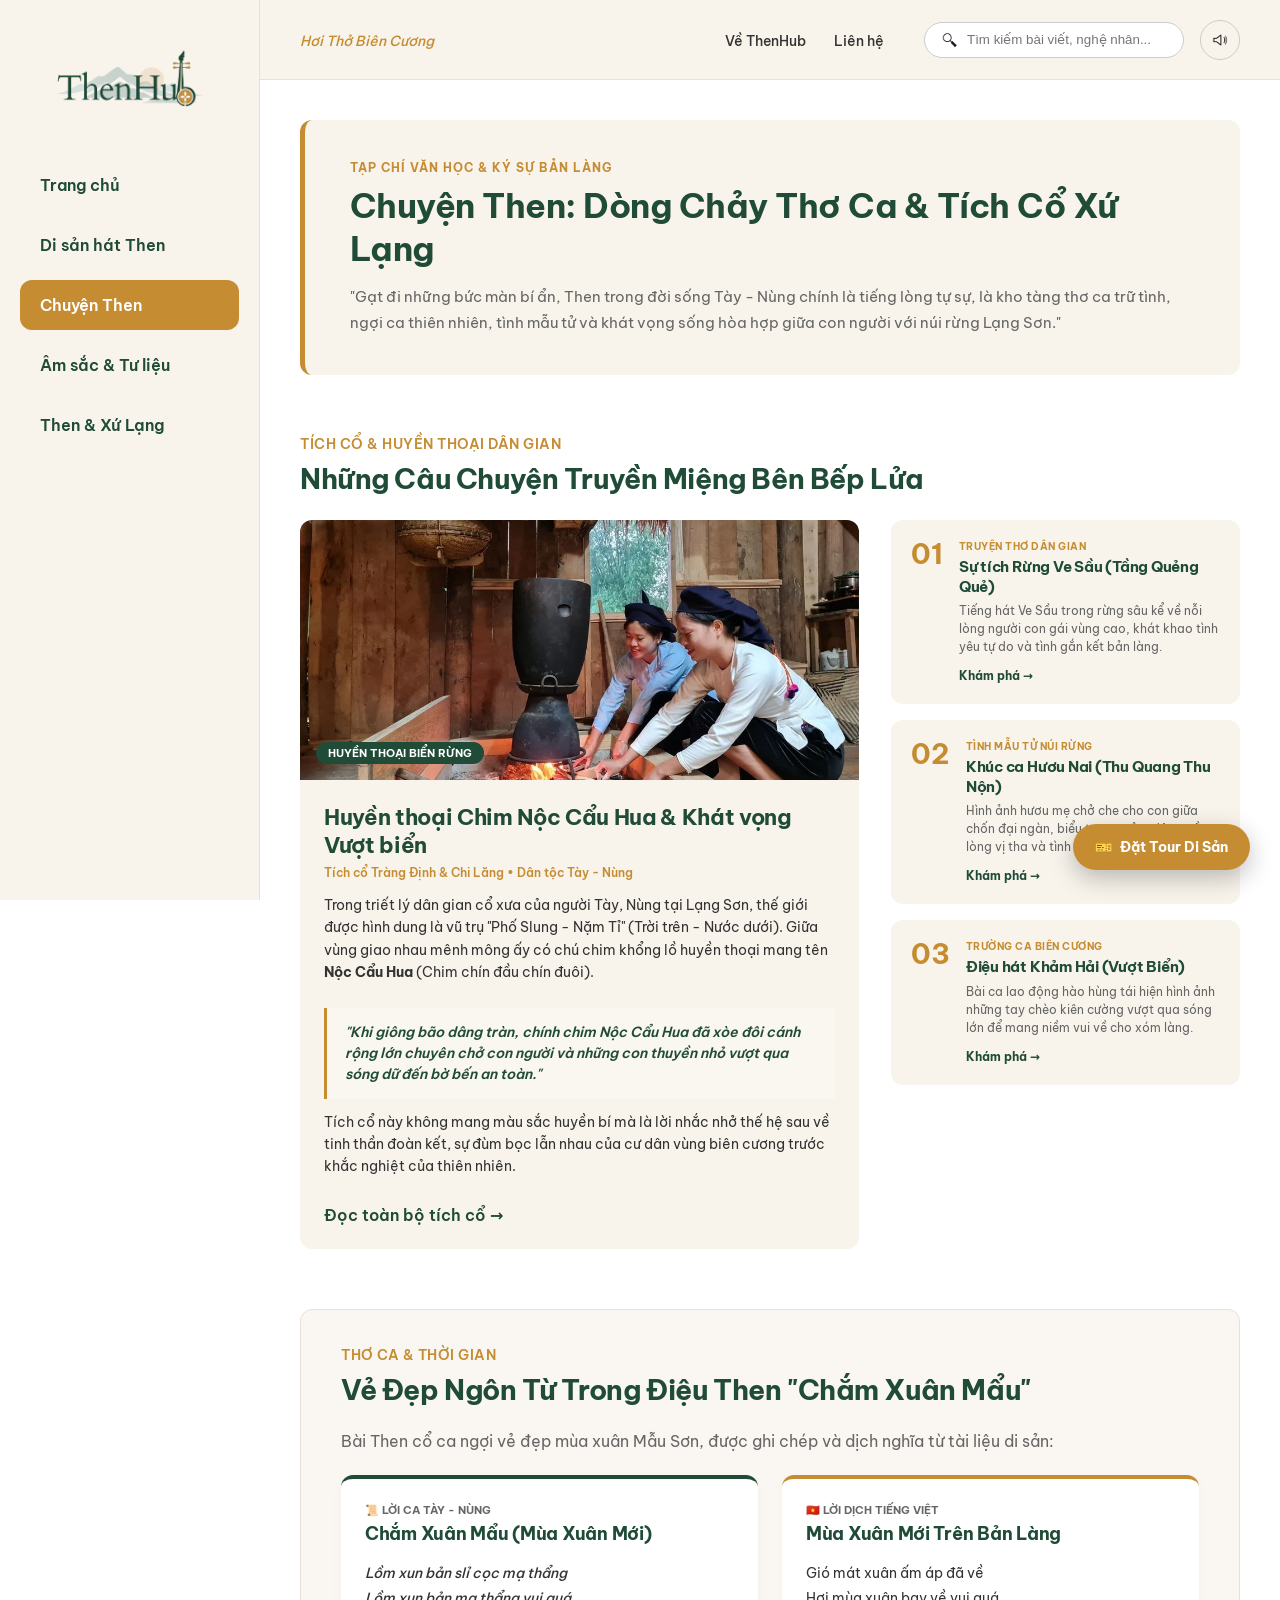
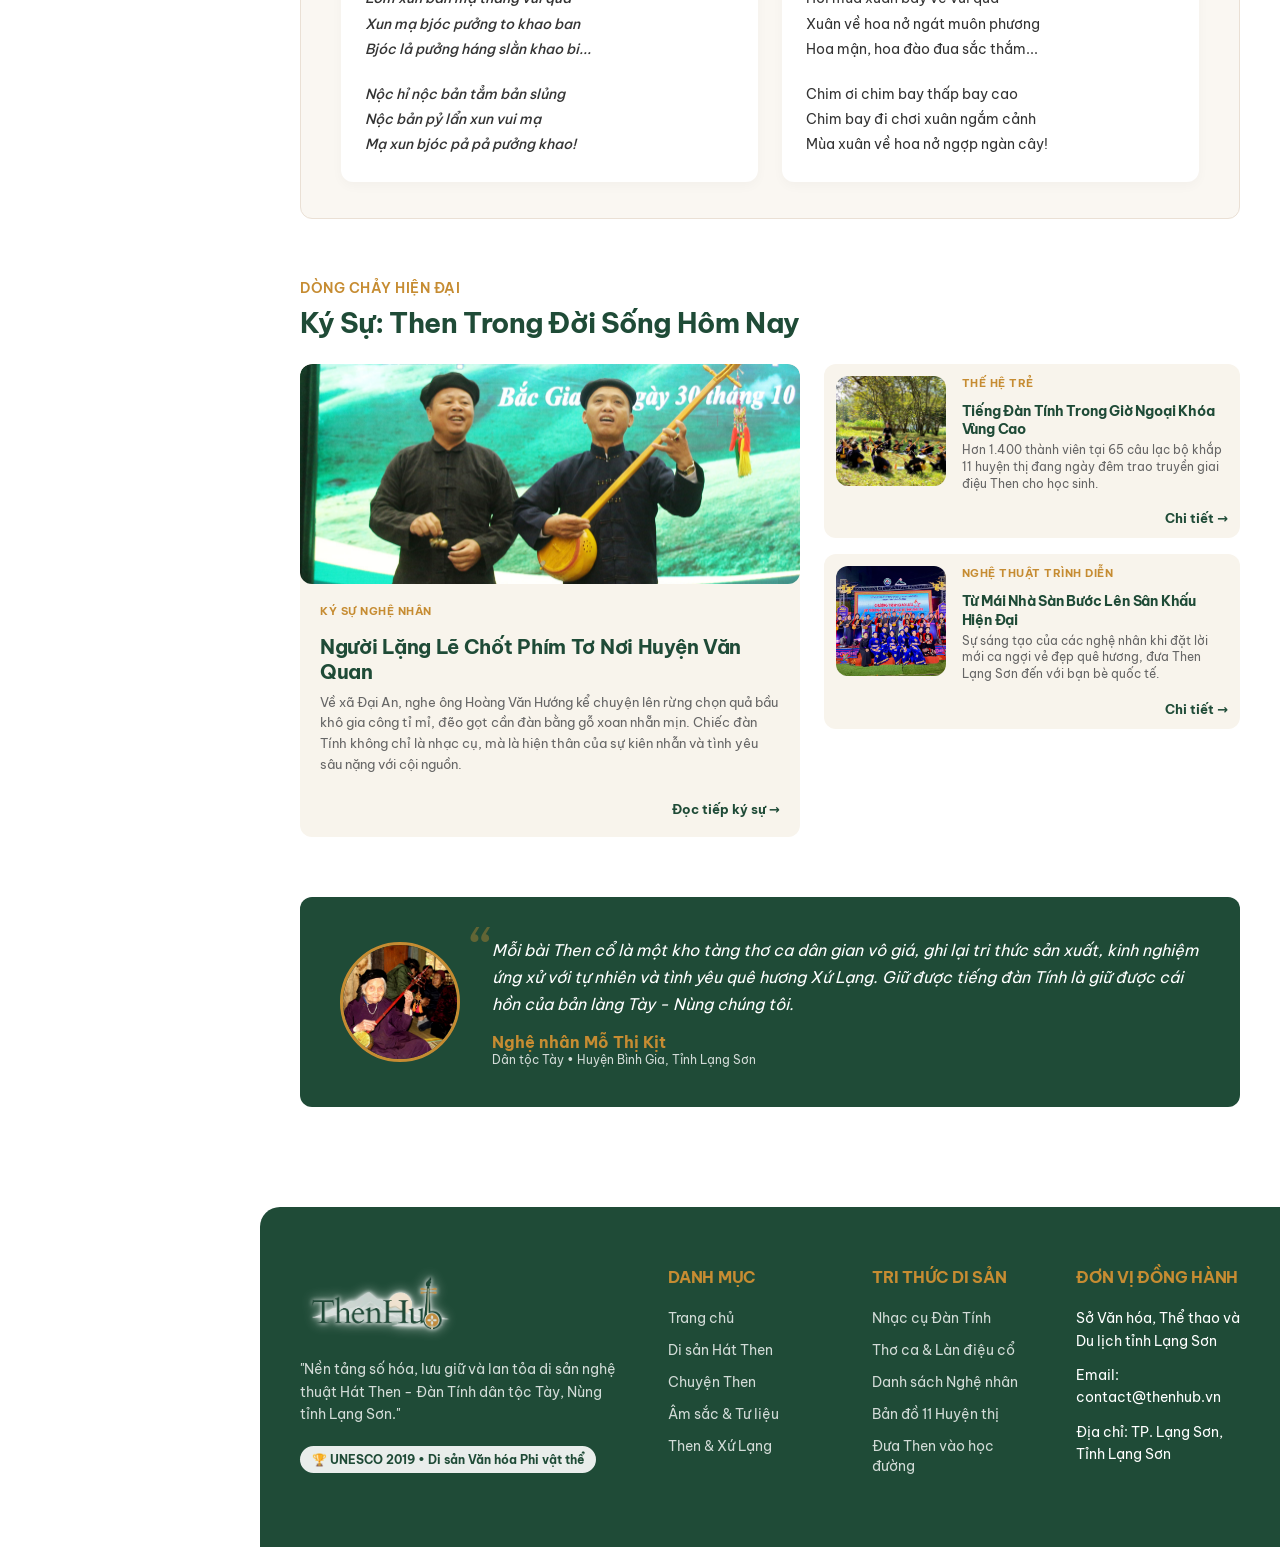
<file: chuyenthen.html>
﻿<!DOCTYPE html>
<html lang="vi">
<head>
    <meta charset="UTF-8">
    <meta name="viewport" content="width=device-width, initial-scale=1.0">
    <title>Chuyện Then - ThenHub</title>
    <link rel="stylesheet" href="./chuyenthen.css" />
    <link rel="stylesheet" href="./style.css" />
    <link rel="stylesheet" href="./tour-modal.css?v=1.0" />
</head>
<body>
    <!-- SIDEBAR -->
    <div class="sidebar-overlay" id="sidebarOverlay"></div>
    <aside class="sidebar" id="sidebarNav">
        <a href="index.html" class="logo">
            <img src="./icons/logoThenHub.png" alt="ThenHub Logo">
        </a>
        <nav>
            <a href="index.html" class="menu-item">Trang chủ</a>
            <a href="disan.html" class="menu-item">Di sản hát Then</a>
            <a href="chuyenthen.html" class="menu-item active">Chuyện Then</a>
            <a href="tulieu.html" class="menu-item">Âm sắc & Tư liệu</a>
            <a href="xulang.html" class="menu-item">Then & Xứ Lạng</a>
        </nav>
    </aside>

    <!-- NỘI DUNG CHÍNH BÊN PHẢI -->
    <main class="main-content">

        <!-- HEADER -->
        <header class="header">
            <!-- 1. NÚT 3 GẠCH (Chỉ xuất hiện trên màn hình điện thoại) -->
            <button class="mobile-toggle" id="mobileToggle" aria-label="Mở menu">
                <span></span>
                <span></span>
                <span></span>
            </button>

            <div class="header-links">
                <a href="#" style="color: var(--color-gold); font-style: italic;">Hơi Thở Biên Cương</a>
            </div>

            <div style="display: flex; align-items: center; gap: 16px;">
                <!-- 2. Thêm class "desktop-only" để ẩn 2 link này khi vào bằng điện thoại -->
                <div class="header-links desktop-only">
                    <a href="#">Về ThenHub</a>
                    <a href="#">Liên hệ</a>
                </div>

                <div class="search-bar">
                    <img src="./icons/icon_timkiem.png" alt="Search" style="width: 18px; height: 18px;">
                    <input type="text" placeholder="Tìm kiếm bài viết, nghệ nhân...">
                </div>

                <button style="background: none; border: 1px solid #ccc; border-radius: 50%; width: 40px; height: 40px; display: flex; align-items: center; justify-content: center; cursor: pointer;">
                    <img src="./icons/icon_loa.png" alt="Audio" style="width: 20px; height: 20px;">
                </button>
            </div>
        </header>

        <div class="container">

            <!-- KHỐI 1: HERO DẠNG BÁO BÌA (EDITORIAL HERO) -->
            <section class="story-hero">
                <div class="story-hero-badge">TẠP CHÍ VĂN HỌC & KÝ SỰ BẢN LÀNG</div>
                <h1>Chuyện Then: Dòng Chảy Thơ Ca & Tích Cổ Xứ Lạng</h1>
                <p class="story-hero-subtitle">
                    "Gạt đi những bức màn bí ẩn, Then trong đời sống Tày - Nùng chính là tiếng lòng tự sự, là kho tàng thơ ca trữ tình, ngợi ca thiên nhiên, tình mẫu tử và khát vọng sống hòa hợp giữa con người với núi rừng Lạng Sơn."
                </p>
            </section>

            <!-- KHỐI 2: KHỐI KỂ CHUYỆN BẤT ĐỐI XỨNG (CHUYỆN TÍCH BẢN LÀNG) -->
            <section style="margin-bottom: var(--section-gap);">
                <div class="section-subtitle">TÍCH CỔ & HUYỀN THOẠI DÂN GIAN</div>
                <h2 class="section-title">Những Câu Chuyện Truyền Miệng Bên Bếp Lửa</h2>

                <div class="story-feature-layout">
                    <!-- BÀI VIẾT NỔI BẬT BÊN TRÁI (BỐ CỤC BÁO CHÍ) -->
                    <article class="main-story-card">
                        <div class="main-story-img-wrap">
                            <img src="./images/bep_lua.png" alt="Huyền thoại Chim Nộc Cẩu Hua">
                            <span class="story-tag-pill">HUYỀN THOẠI BIỂN RỪNG</span>
                        </div>
                        <div class="main-story-body">
                            <h3>Huyền thoại Chim Nộc Cẩu Hua & Khát vọng Vượt biển</h3>
                            <div class="story-meta">Tích cổ Tràng Định & Chi Lăng • Dân tộc Tày - Nùng</div>
                            <p>
                                Trong triết lý dân gian cổ xưa của người Tày, Nùng tại Lạng Sơn, thế giới được hình dung là vũ trụ "Phố Slung - Nặm Tỉ" (Trời trên - Nước dưới). Giữa vùng giao nhau mênh mông ấy có chú chim khổng lồ huyền thoại mang tên <strong>Nộc Cẩu Hua</strong> (Chim chín đầu chín đuôi).
                            </p>
                            <!-- KHUNG TRÍCH DẪN ĐẶC BIỆT -->
                            <blockquote class="pull-quote">
                                "Khi giông bão dâng tràn, chính chim Nộc Cẩu Hua đã xòe đôi cánh rộng lớn chuyên chở con người và những con thuyền nhỏ vượt qua sóng dữ đến bờ bến an toàn."
                            </blockquote>
                            <p>
                                Tích cổ này không mang màu sắc huyền bí mà là lời nhắc nhở thế hệ sau về tinh thần đoàn kết, sự đùm bọc lẫn nhau của cư dân vùng biên cương trước khắc nghiệt của thiên nhiên.
                            </p>
                            <a href="#" class="link-arrow" style="margin-top: 15px;">Đọc toàn bộ tích cổ &rarr;</a>
                        </div>
                    </article>

                    <!-- DANH SÁCH BÀI ĐỌC DẠNG FEED BÊN PHẢI -->
                    <div class="story-feed-list">

                        <div class="feed-item">
                            <span class="feed-num">01</span>
                            <div class="feed-content">
                                <span class="feed-tag">TRUYỆN THƠ DÂN GIAN</span>
                                <h4>Sự tích Rừng Ve Sầu (Tầng Quẻng Quẻ)</h4>
                                <p>Tiếng hát Ve Sầu trong rừng sâu kể về nỗi lòng người con gái vùng cao, khát khao tình yêu tự do và tình gắn kết bản làng.</p>
                                <a href="#" class="feed-link">Khám phá &rarr;</a>
                            </div>
                        </div>

                        <div class="feed-item">
                            <span class="feed-num">02</span>
                            <div class="feed-content">
                                <span class="feed-tag">TÌNH MẪU TỬ NÚI RỪNG</span>
                                <h4>Khúc ca Hươu Nai (Thu Quang Thu Nộn)</h4>
                                <p>Hình ảnh hươu mẹ chở che cho con giữa chốn đại ngàn, biểu tượng cảm động về lòng vị tha và tình mẹ trong thơ ca Tày.</p>
                                <a href="#" class="feed-link">Khám phá &rarr;</a>
                            </div>
                        </div>

                        <div class="feed-item">
                            <span class="feed-num">03</span>
                            <div class="feed-content">
                                <span class="feed-tag">TRƯỜNG CA BIÊN CƯƠNG</span>
                                <h4>Điệu hát Khảm Hải (Vượt Biển)</h4>
                                <p>Bài ca lao động hào hùng tái hiện hình ảnh những tay chèo kiên cường vượt qua sóng lớn để mang niềm vui về cho xóm làng.</p>
                                <a href="#" class="feed-link">Khám phá &rarr;</a>
                            </div>
                        </div>

                    </div>
                </div>
            </section>

            <!-- KHỐI 3: TRÌNH DIỄN THƠ CA SONG NGỮ (TÀY - VIỆT LYRICS SHOWCASE) -->
            <section class="lyrics-showcase-section">
                <div class="section-subtitle">THƠ CA & THỜI GIAN</div>
                <h2 class="section-title">Vẻ Đẹp Ngôn Từ Trong Điệu Then "Chắm Xuân Mẩu"</h2>
                <p style="color: var(--text-gray); margin-bottom: 24px;">Bài Then cổ ca ngợi vẻ đẹp mùa xuân Mẫu Sơn, được ghi chép và dịch nghĩa từ tài liệu di sản:</p>

                <div class="lyrics-grid">
                    <!-- CỘT TIẾNG TÀY / NÙNG GỐC -->
                    <div class="lyric-card tay-version">
                        <div class="lyric-header">
                            <span class="lang-flag">📜 LỜI CA TÀY - NÙNG</span>
                            <h4>Chắm Xuân Mẩu (Mùa Xuân Mới)</h4>
                        </div>
                        <div class="lyric-body">
                            <p>Lồm xun bản slỉ cọc mạ thẩng</p>
                            <p>Lồm xun bản mạ thẩng vui quá</p>
                            <p>Xun mạ bjóc pưởng to khao ban</p>
                            <p>Bjóc lả pưởng háng slằn khao bi...</p>
                            <br>
                            <p>Nộc hỉ nộc bản tẳm bản slủng</p>
                            <p>Nộc bản pỷ lẩn xun vui mạ</p>
                            <p>Mạ xun bjóc pả pả pưởng khao!</p>
                        </div>
                    </div>

                    <!-- CỘT TIẾNG VIỆT DỊCH NGHĨA -->
                    <div class="lyric-card viet-version">
                        <div class="lyric-header">
                            <span class="lang-flag">🇻🇳 LỜI DỊCH TIẾNG VIỆT</span>
                            <h4>Mùa Xuân Mới Trên Bản Làng</h4>
                        </div>
                        <div class="lyric-body">
                            <p>Gió mát xuân ấm áp đã về</p>
                            <p>Hơi mùa xuân bay về vui quá</p>
                            <p>Xuân về hoa nở ngát muôn phương</p>
                            <p>Hoa mận, hoa đào đua sắc thắm...</p>
                            <br>
                            <p>Chim ơi chim bay thấp bay cao</p>
                            <p>Chim bay đi chơi xuân ngắm cảnh</p>
                            <p>Mùa xuân về hoa nở ngợp ngàn cây!</p>
                        </div>
                    </div>
                </div>
            </section>

            <!-- KHỐI 4: KÝ SỰ BÁO BÌA (MAGAZINE LAYOUT: 1 BIG + 2 STACKED) -->
            <section style="margin-bottom: var(--section-gap);">
                <div class="section-subtitle">DÒNG CHẢY HIỆN ĐẠI</div>
                <h2 class="section-title">Ký Sự: Then Trong Đời Sống Hôm Nay</h2>

                <div class="magazine-layout">
                    <!-- BÀI BÁO LỚN TRÊN BÊN TRÁI -->
                    <a href="#" class="mag-big-card">
                        <div class="mag-big-img-wrap">
                            <img src="./images/dantinh.png" alt="Đẽo cần đàn Tính">
                        </div>
                        <div class="mag-big-content">
                            <span class="card-tag">KÝ SỰ NGHỆ NHÂN</span>
                            <h3>Người Lặng Lẽ Chốt Phím Tơ Nơi Huyện Văn Quan</h3>
                            <p>
                                Về xã Đại An, nghe ông Hoàng Văn Hướng kể chuyện lên rừng chọn quả bầu khô gia công tỉ mỉ, đẽo gọt cần đàn bằng gỗ xoan nhẵn mịn. Chiếc đàn Tính không chỉ là nhạc cụ, mà là hiện thân của sự kiên nhẫn và tình yêu sâu nặng với cội nguồn.
                            </p>
                            <span class="card-link">Đọc tiếp ký sự &rarr;</span>
                        </div>
                    </a>

                    <!-- 2 BÀI NHỎ XẾP CHỒNG BÊN PHẢI -->
                    <div class="mag-stacked-wrap">
                        <a href="#" class="mag-small-card">
                            <img src="./images/ngoai_khoa_vung_cao.png" alt="Đưa Then vào học đường">
                            <div class="mag-small-content">
                                <span class="card-tag">THẾ HỆ TRẺ</span>
                                <h4>Tiếng Đàn Tính Trong Giờ Ngoại Khóa Vùng Cao</h4>
                                <p>Hơn 1.400 thành viên tại 65 câu lạc bộ khắp 11 huyện thị đang ngày đêm trao truyền giai điệu Then cho học sinh.</p>
                                <span class="card-link">Chi tiết &rarr;</span>
                            </div>
                        </a>

                        <a href="#" class="mag-small-card">
                            <img src="./images/giao_luu.png" alt="Then Lời Mới">
                            <div class="mag-small-content">
                                <span class="card-tag">NGHỆ THUẬT TRÌNH DIỄN</span>
                                <h4>Từ Mái Nhà Sàn Bước Lên Sân Khấu Hiện Đại</h4>
                                <p>Sự sáng tạo của các nghệ nhân khi đặt lời mới ca ngợi vẻ đẹp quê hương, đưa Then Lạng Sơn đến với bạn bè quốc tế.</p>
                                <span class="card-link">Chi tiết &rarr;</span>
                            </div>
                        </a>
                    </div>
                </div>
            </section>

            <!-- KHỐI 5: TRÍCH DẪN NGHỆ NHÂN (WIDE ARTISAN QUOTE) -->
            <section class="artisan-quote-section">
                <div class="quote-avatar">
                    <img src="./images/mo_thi_kit.png" alt="Nghệ nhân Mỗ Thị Kịt">
                </div>
                <div class="quote-text-wrap">
                    <span class="quote-icon">“</span>
                    <p class="quote-content">
                        Mỗi bài Then cổ là một kho tàng thơ ca dân gian vô giá, ghi lại tri thức sản xuất, kinh nghiệm ứng xử với tự nhiên và tình yêu quê hương Xứ Lạng. Giữ được tiếng đàn Tính là giữ được cái hồn của bản làng Tày - Nùng chúng tôi.
                    </p>
                    <div class="quote-author">Nghệ nhân Mỗ Thị Kịt</div>
                    <div class="quote-sub">Dân tộc Tày • Huyện Bình Gia, Tỉnh Lạng Sơn</div>
                </div>
            </section>

        </div>
        <!-- FOOTER -->
        <footer class="footer">
            <div>
                <a href="index.html" class="footer-logo">
                    <img src="./icons/logoThenHub.png" alt="ThenHub Logo">
                </a>
                <p>"Nền tảng số hóa, lưu giữ và lan tỏa di sản nghệ thuật Hát Then - Đàn Tính dân tộc Tày, Nùng tỉnh Lạng Sơn."</p>
                <div class="badge">🏆 UNESCO 2019 • Di sản Văn hóa Phi vật thể</div>
            </div>
            <div>
                <h4>Danh mục</h4>
                <ul>
                    <li><a href="index.html">Trang chủ</a></li>
                    <li><a href="disan.html">Di sản Hát Then</a></li>
                    <li><a href="chuyenthen.html">Chuyện Then</a></li>
                    <li><a href="tulieu.html">Âm sắc & Tư liệu</a></li>
                    <li><a href="xulang.html">Then & Xứ Lạng</a></li>
                </ul>
            </div>
            <div>
                <h4>Tri thức di sản</h4>
                <ul>
                    <li><a href="#">Nhạc cụ Đàn Tính</a></li>
                    <li><a href="#">Thơ ca & Làn điệu cổ</a></li>
                    <li><a href="#">Danh sách Nghệ nhân</a></li>
                    <li><a href="#">Bản đồ 11 Huyện thị</a></li>
                    <li><a href="#">Đưa Then vào học đường</a></li>
                </ul>
            </div>
            <div>
                <h4>Đơn vị đồng hành</h4>
                <p style="margin-bottom: 12px; opacity: 1;">Sở Văn hóa, Thể thao và Du lịch tỉnh Lạng Sơn</p>
                <p style="margin-bottom: 12px; opacity: 1;">Email: contact@thenhub.vn</p>
                <p style="opacity: 1;">Địa chỉ: TP. Lạng Sơn, Tỉnh Lạng Sơn</p>
            </div>
        </footer>
    </main>
    <!-- JAVASCRIPT ĐIỀU KHIỂN MENU 3 GẠCH DI ĐỘNG -->
    <script>
        const mobileToggle = document.getElementById('mobileToggle');
        const sidebarNav = document.getElementById('sidebarNav');
        const sidebarOverlay = document.getElementById('sidebarOverlay');

        if (mobileToggle && sidebarNav && sidebarOverlay) {
            mobileToggle.addEventListener('click', () => {
                sidebarNav.classList.toggle('active');
                sidebarOverlay.classList.toggle('active');
                mobileToggle.classList.toggle('open');
            });

            sidebarOverlay.addEventListener('click', () => {
                sidebarNav.classList.remove('active');
                sidebarOverlay.classList.remove('active');
                mobileToggle.classList.remove('open');
            });
        }
    </script>
    <script src="./tour-modal.js?v=1.0"></script>
    <script src="./modal.js"></script>
</body>
</html>
</file>
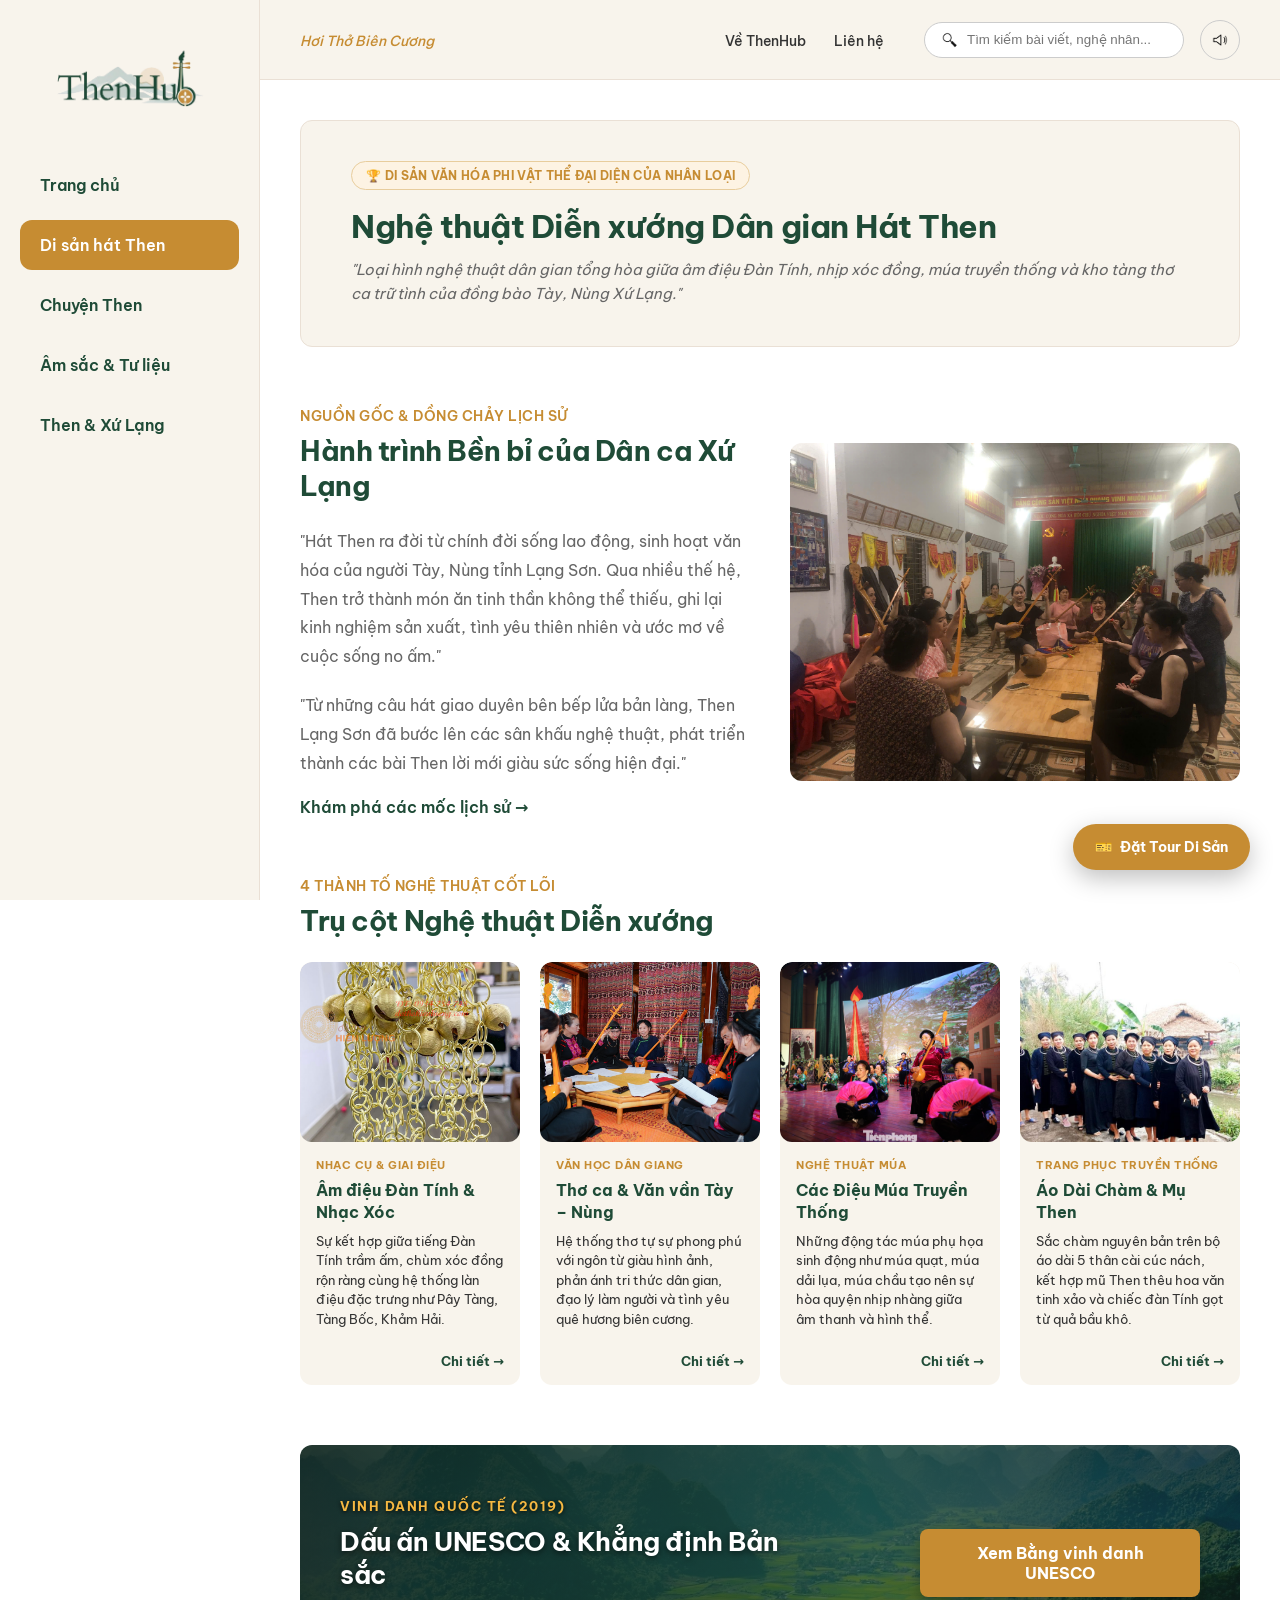
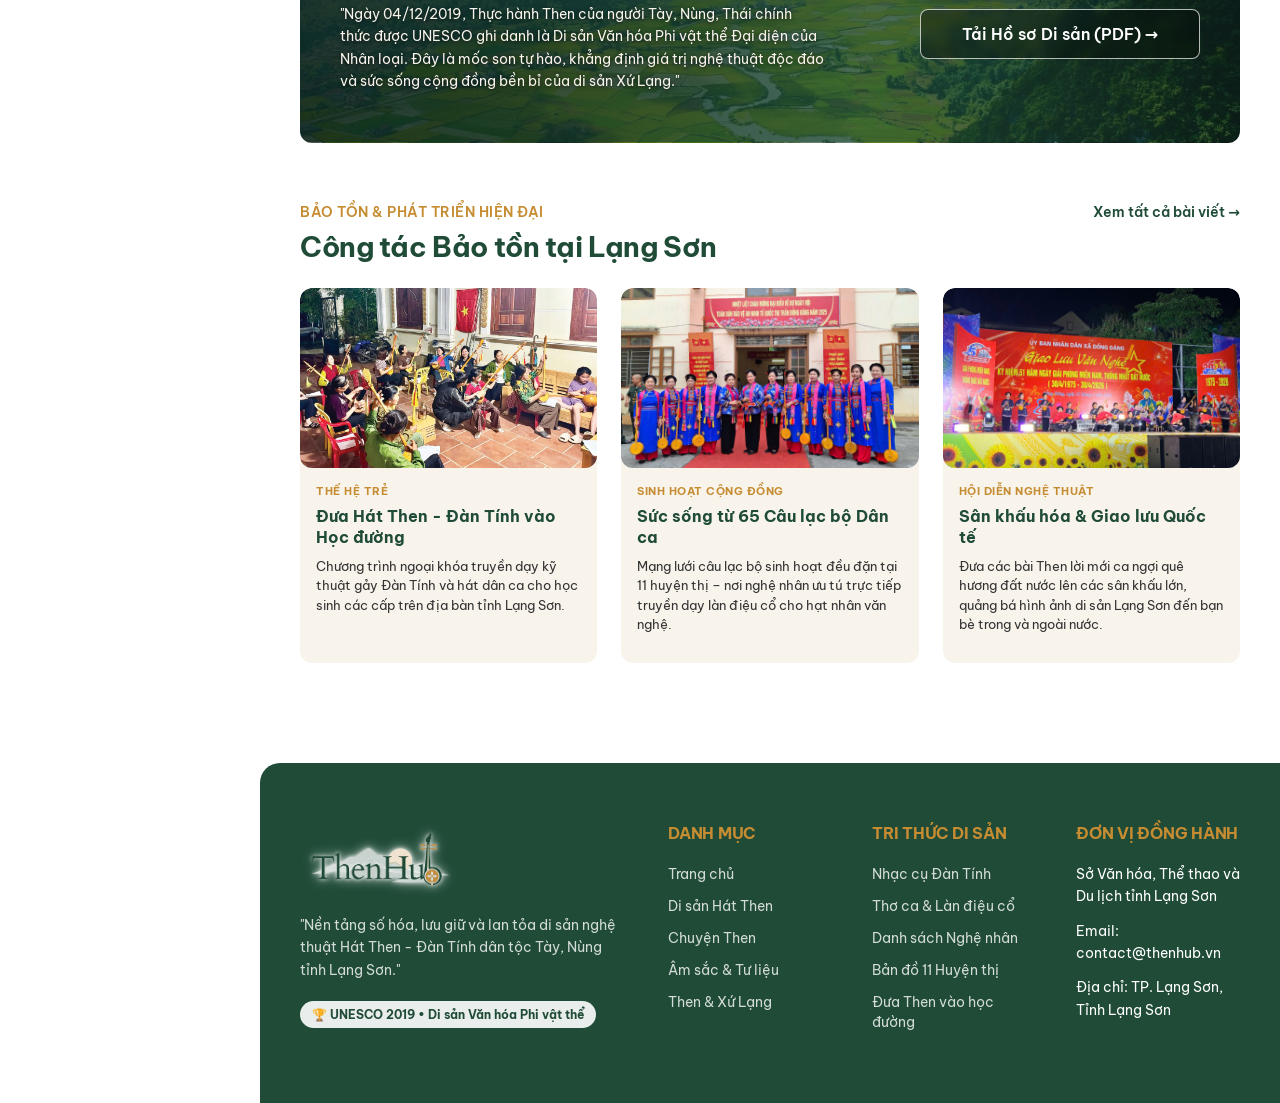
<file: disan.html>
﻿<!DOCTYPE html>
<html lang="vi">
<head>
    <meta charset="UTF-8">
    <meta name="viewport" content="width=device-width, initial-scale=1.0">
    <title>Di sản Hát Then - ThenHub</title>
    <link rel="stylesheet" href="./disan.css" />
    <link rel="stylesheet" href="./style.css" />
    <link rel="stylesheet" href="./tour-modal.css?v=1.0" />
</head>
<body>
    <!-- SIDEBAR -->
    <div class="sidebar-overlay" id="sidebarOverlay"></div>
    <aside class="sidebar" id="sidebarNav">
        <a href="index.html" class="logo">
            <img src="./icons/logoThenHub.png" alt="ThenHub Logo">
        </a>
        <nav>
            <a href="index.html" class="menu-item">Trang chủ</a>
            <a href="disan.html" class="menu-item active">Di sản hát Then</a>
            <a href="chuyenthen.html" class="menu-item">Chuyện Then</a>
            <a href="tulieu.html" class="menu-item">Âm sắc & Tư liệu</a>
            <a href="xulang.html" class="menu-item">Then & Xứ Lạng</a>
        </nav>
    </aside>

    <!-- NỘI DUNG CHÍNH BÊN PHẢI -->
    <main class="main-content">

        <!-- HEADER -->
        <header class="header">
            <!-- 1. NÚT 3 GẠCH (Chỉ xuất hiện trên màn hình điện thoại) -->
            <button class="mobile-toggle" id="mobileToggle" aria-label="Mở menu">
                <span></span>
                <span></span>
                <span></span>
            </button>

            <div class="header-links">
                <a href="#" style="color: var(--color-gold); font-style: italic;">Hơi Thở Biên Cương</a>
            </div>

            <div style="display: flex; align-items: center; gap: 16px;">
                <!-- 2. Thêm class "desktop-only" để ẩn 2 link này khi vào bằng điện thoại -->
                <div class="header-links desktop-only">
                    <a href="#">Về ThenHub</a>
                    <a href="#">Liên hệ</a>
                </div>

                <div class="search-bar">
                    <img src="./icons/icon_timkiem.png" alt="Search" style="width: 18px; height: 18px;">
                    <input type="text" placeholder="Tìm kiếm bài viết, nghệ nhân...">
                </div>

                <button style="background: none; border: 1px solid #ccc; border-radius: 50%; width: 40px; height: 40px; display: flex; align-items: center; justify-content: center; cursor: pointer;">
                    <img src="./icons/icon_loa.png" alt="Audio" style="width: 20px; height: 20px;">
                </button>
            </div>
        </header>

        <div class="container">

            <!-- KHỐI 1: HERO TRANG DI SẢN -->
            <section class="hero-disan">
                <div class="badge-gold">🏆 DI SẢN VĂN HÓA PHI VẬT THỂ ĐẠI DIỆN CỦA NHÂN LOẠI</div>
                <h1>Nghệ thuật Diễn xướng Dân gian Hát Then</h1>
                <p>"Loại hình nghệ thuật dân gian tổng hòa giữa âm điệu Đàn Tính, nhịp xóc đồng, múa truyền thống và kho tàng thơ ca trữ tình của đồng bào Tày, Nùng Xứ Lạng."</p>
            </section>

            <!-- KHỐI 2: NGUỒN GỐC & DỒNG CHẢY LỊCH SỬ -->
            <section class="overview-section">
                <div class="overview-text">
                    <div class="section-subtitle">NGUỒN GỐC & DỒNG CHẢY LỊCH SỬ</div>
                    <h2 class="section-title">Hành trình Bền bỉ của Dân ca Xứ Lạng</h2>
                    <p>"Hát Then ra đời từ chính đời sống lao động, sinh hoạt văn hóa của người Tày, Nùng tỉnh Lạng Sơn. Qua nhiều thế hệ, Then trở thành món ăn tinh thần không thể thiếu, ghi lại kinh nghiệm sản xuất, tình yêu thiên nhiên và ước mơ về cuộc sống no ấm."</p>
                    <p>"Từ những câu hát giao duyên bên bếp lửa bản làng, Then Lạng Sơn đã bước lên các sân khấu nghệ thuật, phát triển thành các bài Then lời mới giàu sức sống hiện đại."</p>
                    <a href="#" class="link-arrow">Khám phá các mốc lịch sử &rarr;</a>
                </div>
                <div class="overview-image">
                    <img src="./images/sinh_hoat.png" alt="Lịch sử Hát Then">
                </div>
            </section>

            <!-- KHỐI 3: TRỤ CỘT NGHỆ THUẬT DIỄN XƯỚNG (GRID 4) -->
            <section>
                <div class="section-subtitle">4 THÀNH TỐ NGHỆ THUẬT CỐT LÕI</div>
                <h2 class="section-title">Trụ cột Nghệ thuật Diễn xướng</h2>
                <div class="grid-4">
                    <a href="#" class="card">
                        <img src="./images/soc_nhac.png" alt="Nhạc cụ">
                        <div class="card-content">
                            <div class="card-tag">NHẠC CỤ & GIAI ĐIỆU</div>
                            <div class="card-title">Âm điệu Đàn Tính & Nhạc Xóc</div>
                            <div class="card-desc">Sự kết hợp giữa tiếng Đàn Tính trầm ấm, chùm xóc đồng rộn ràng cùng hệ thống làn điệu đặc trưng như Pây Tàng, Tàng Bốc, Khảm Hải.</div>
                            <div class="card-link">Chi tiết &rarr;</div>
                        </div>
                    </a>
                    <a href="#" class="card">
                        <img src="./images/tho_ca.png" alt="Văn học">
                        <div class="card-content">
                            <div class="card-tag">VĂN HỌC DÂN GIANG</div>
                            <div class="card-title">Thơ ca & Văn vần Tày – Nùng</div>
                            <div class="card-desc">Hệ thống thơ tự sự phong phú với ngôn từ giàu hình ảnh, phản ánh tri thức dân gian, đạo lý làm người và tình yêu quê hương biên cương.</div>
                            <div class="card-link">Chi tiết &rarr;</div>
                        </div>
                    </a>
                    <a href="#" class="card">
                        <img src="./images/mua_then.png" alt="Điệu múa">
                        <div class="card-content">
                            <div class="card-tag">NGHỆ THUẬT MÚA</div>
                            <div class="card-title">Các Điệu Múa Truyền Thống</div>
                            <div class="card-desc">Những động tác múa phụ họa sinh động như múa quạt, múa dải lụa, múa chầu tạo nên sự hòa quyện nhịp nhàng giữa âm thanh và hình thể.</div>
                            <div class="card-link">Chi tiết &rarr;</div>
                        </div>
                    </a>
                    <a href="#" class="card">
                        <img src="./images/ao_dai_cham.png" alt="Trang phục">
                        <div class="card-content">
                            <div class="card-tag">TRANG PHỤC TRUYỀN THỐNG</div>
                            <div class="card-title">Áo Dài Chàm & Mụ Then</div>
                            <div class="card-desc">Sắc chàm nguyên bản trên bộ áo dài 5 thân cài cúc nách, kết hợp mũ Then thêu hoa văn tinh xảo và chiếc đàn Tính gọt từ quả bầu khô.</div>
                            <div class="card-link">Chi tiết &rarr;</div>
                        </div>
                    </a>
                </div>
            </section>

            <!-- KHỐI 4: BANNER VINH DANH UNESCO -->
            <section class="unesco-banner" style="background-image: linear-gradient(90deg, rgba(15, 37, 27, 0.9) 0%, rgba(31, 75, 55, 0.8) 60%, rgba(15, 37, 27, 0.7) 100%), url('./images/du_lich.png');">
                <div class="unesco-content">
                    <span class="cta-subtitle">VINH DANH QUỐC TẾ (2019)</span>
                    <h2>Dấu ấn UNESCO & Khẳng định Bản sắc</h2>
                    <p>"Ngày 04/12/2019, Thực hành Then của người Tày, Nùng, Thái chính thức được UNESCO ghi danh là Di sản Văn hóa Phi vật thể Đại diện của Nhân loại. Đây là mốc son tự hào, khẳng định giá trị nghệ thuật độc đáo và sức sống cộng đồng bền bỉ của di sản Xứ Lạng."</p>
                </div>
                <div class="unesco-buttons">
                    <a href="#" class="btn-primary">Xem Bằng vinh danh UNESCO</a>
                    <a href="#" class="btn-outline">Tải Hồ sơ Di sản (PDF) &rarr;</a>
                </div>
            </section>

            <!-- KHỐI 5: CÔNG TÁC BẢO TỒN (GRID 3) -->
            <section>
                <div style="display: flex; justify-content: space-between; align-items: baseline;">
                    <div>
                        <div class="section-subtitle">BẢO TỒN & PHÁT TRIỂN HIỆN ĐẠI</div>
                        <h2 class="section-title">Công tác Bảo tồn tại Lạng Sơn</h2>
                    </div>
                    <a href="#" class="link-arrow" style="font-size: 14px;">Xem tất cả bài viết &rarr;</a>
                </div>
                <div class="grid-3">
                    <a href="#" class="card">
                        <img src="./images/hoc_sinh_tap_dan.png" alt="Học đường">
                        <div class="card-content">
                            <div class="card-tag">THẾ HỆ TRẺ</div>
                            <div class="card-title">Đưa Hát Then - Đàn Tính vào Học đường</div>
                            <div class="card-desc">Chương trình ngoại khóa truyền dạy kỹ thuật gảy Đàn Tính và hát dân ca cho học sinh các cấp trên địa bàn tỉnh Lạng Sơn.</div>
                        </div>
                    </a>
                    <a href="#" class="card">
                        <img src="./images/sinh_hoat_tai_ban.png" alt="Câu lạc bộ">
                        <div class="card-content">
                            <div class="card-tag">SINH HOẠT CỘNG ĐỒNG</div>
                            <div class="card-title">Sức sống từ 65 Câu lạc bộ Dân ca</div>
                            <div class="card-desc">Mạng lưới câu lạc bộ sinh hoạt đều đặn tại 11 huyện thị – nơi nghệ nhân ưu tú trực tiếp truyền dạy làn điệu cổ cho hạt nhân văn nghệ.</div>
                        </div>
                    </a>
                    <a href="#" class="card">
                        <img src="./images/dien_van_nghe.png" alt="Hội diễn">
                        <div class="card-content">
                            <div class="card-tag">HỘI DIỄN NGHỆ THUẬT</div>
                            <div class="card-title">Sân khấu hóa & Giao lưu Quốc tế</div>
                            <div class="card-desc">Đưa các bài Then lời mới ca ngợi quê hương đất nước lên các sân khấu lớn, quảng bá hình ảnh di sản Lạng Sơn đến bạn bè trong và ngoài nước.</div>
                        </div>
                    </a>
                </div>
            </section>

        </div>

        <!-- FOOTER -->
        <footer class="footer">
            <div>
                <a href="index.html" class="footer-logo">
                    <img src="./icons/logoThenHub.png" alt="ThenHub Logo">
                </a>
                <p>"Nền tảng số hóa, lưu giữ và lan tỏa di sản nghệ thuật Hát Then - Đàn Tính dân tộc Tày, Nùng tỉnh Lạng Sơn."</p>
                <div class="badge">🏆 UNESCO 2019 • Di sản Văn hóa Phi vật thể</div>
            </div>
            <div>
                <h4>Danh mục</h4>
                <ul>
                    <li><a href="index.html">Trang chủ</a></li>
                    <li><a href="disan.html">Di sản Hát Then</a></li>
                    <li><a href="chuyenthen.html">Chuyện Then</a></li>
                    <li><a href="tulieu.html">Âm sắc & Tư liệu</a></li>
                    <li><a href="xulang.html">Then & Xứ Lạng</a></li>
                </ul>
            </div>
            <div>
                <h4>Tri thức di sản</h4>
                <ul>
                    <li><a href="#">Nhạc cụ Đàn Tính</a></li>
                    <li><a href="#">Thơ ca & Làn điệu cổ</a></li>
                    <li><a href="#">Danh sách Nghệ nhân</a></li>
                    <li><a href="#">Bản đồ 11 Huyện thị</a></li>
                    <li><a href="#">Đưa Then vào học đường</a></li>
                </ul>
            </div>
            <div>
                <h4>Đơn vị đồng hành</h4>
                <p style="margin-bottom: 12px; opacity: 1;">Sở Văn hóa, Thể thao và Du lịch tỉnh Lạng Sơn</p>
                <p style="margin-bottom: 12px; opacity: 1;">Email: contact@thenhub.vn</p>
                <p style="opacity: 1;">Địa chỉ: TP. Lạng Sơn, Tỉnh Lạng Sơn</p>
            </div>
        </footer>
    </main>
    <!-- JAVASCRIPT ĐIỀU KHIỂN MENU 3 GẠCH DI ĐỘNG -->
    <script>
        const mobileToggle = document.getElementById('mobileToggle');
        const sidebarNav = document.getElementById('sidebarNav');
        const sidebarOverlay = document.getElementById('sidebarOverlay');

        if (mobileToggle && sidebarNav && sidebarOverlay) {
            mobileToggle.addEventListener('click', () => {
                sidebarNav.classList.toggle('active');
                sidebarOverlay.classList.toggle('active');
                mobileToggle.classList.toggle('open');
            });

            sidebarOverlay.addEventListener('click', () => {
                sidebarNav.classList.remove('active');
                sidebarOverlay.classList.remove('active');
                mobileToggle.classList.remove('open');
            });
        }
    </script>
    <script src="./tour-modal.js?v=1.0"></script>
    <script src="./modal.js"></script>
</body>
</html>
</file>
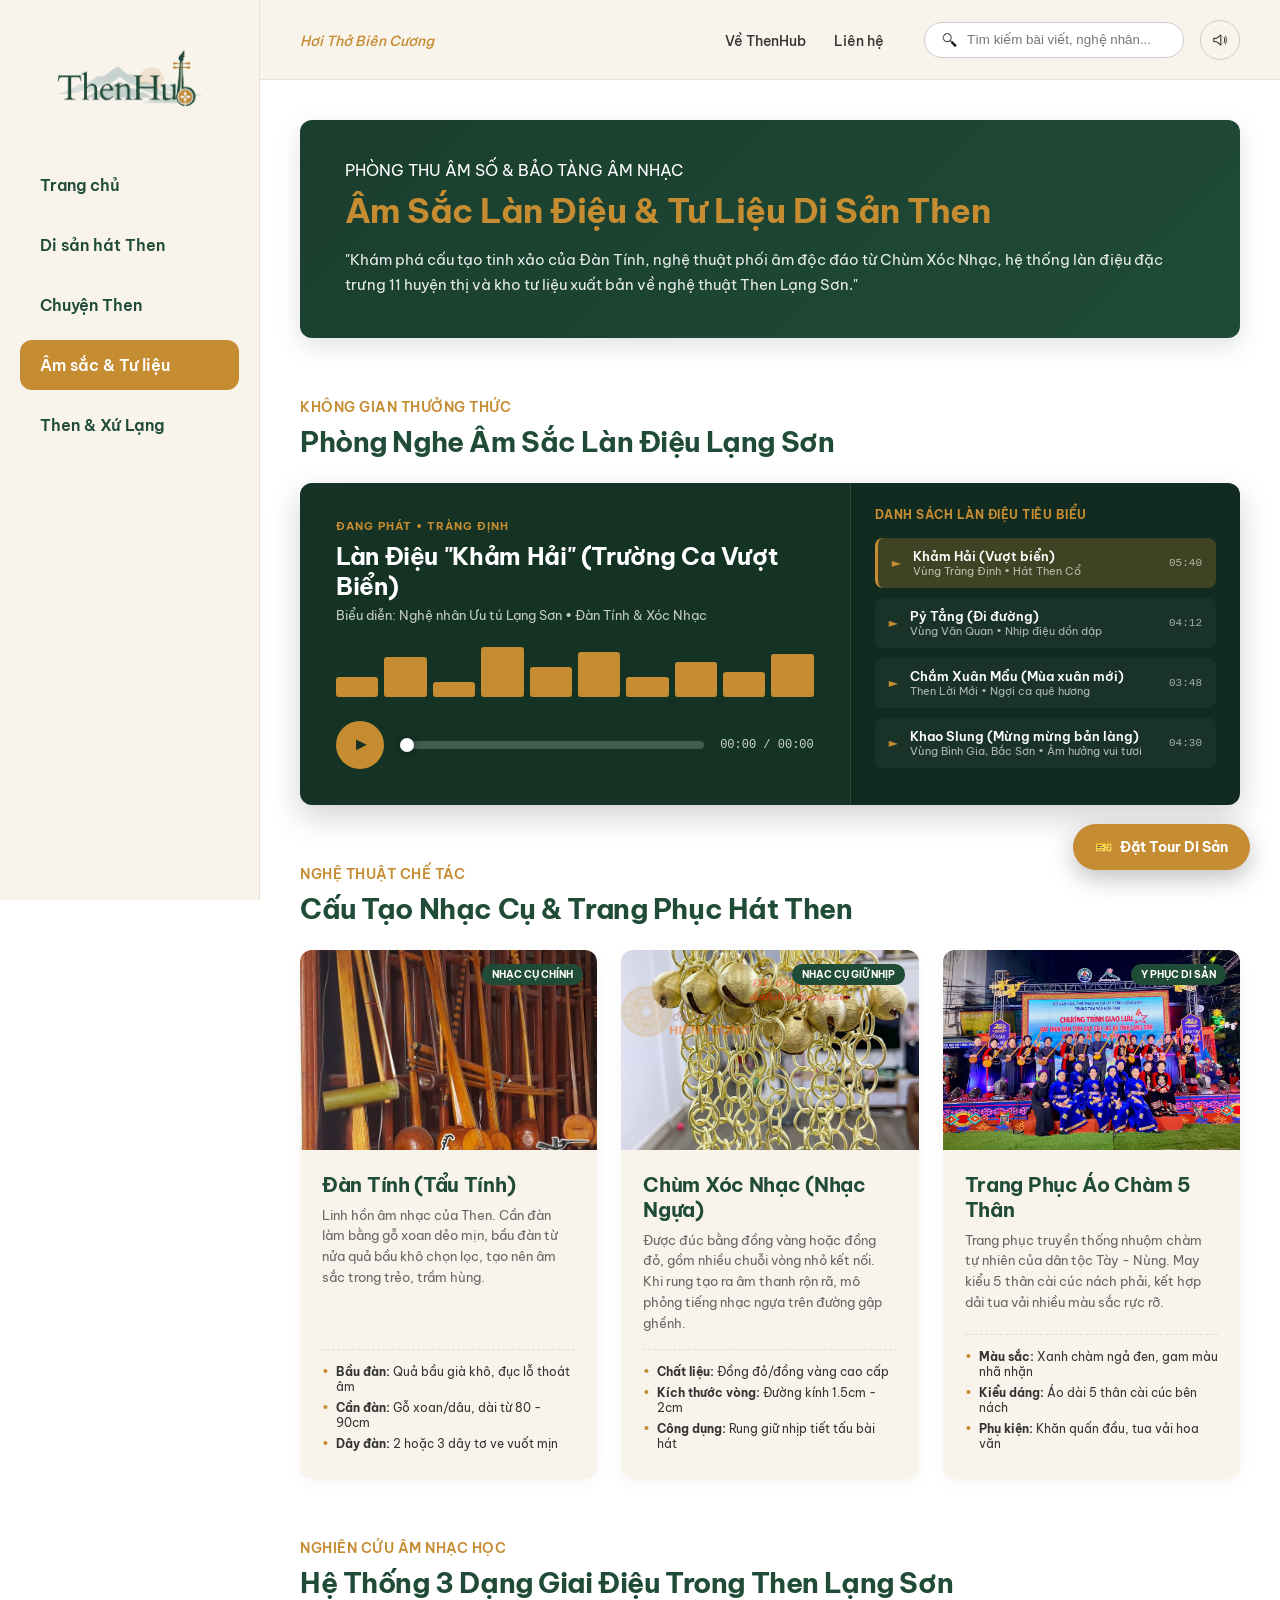
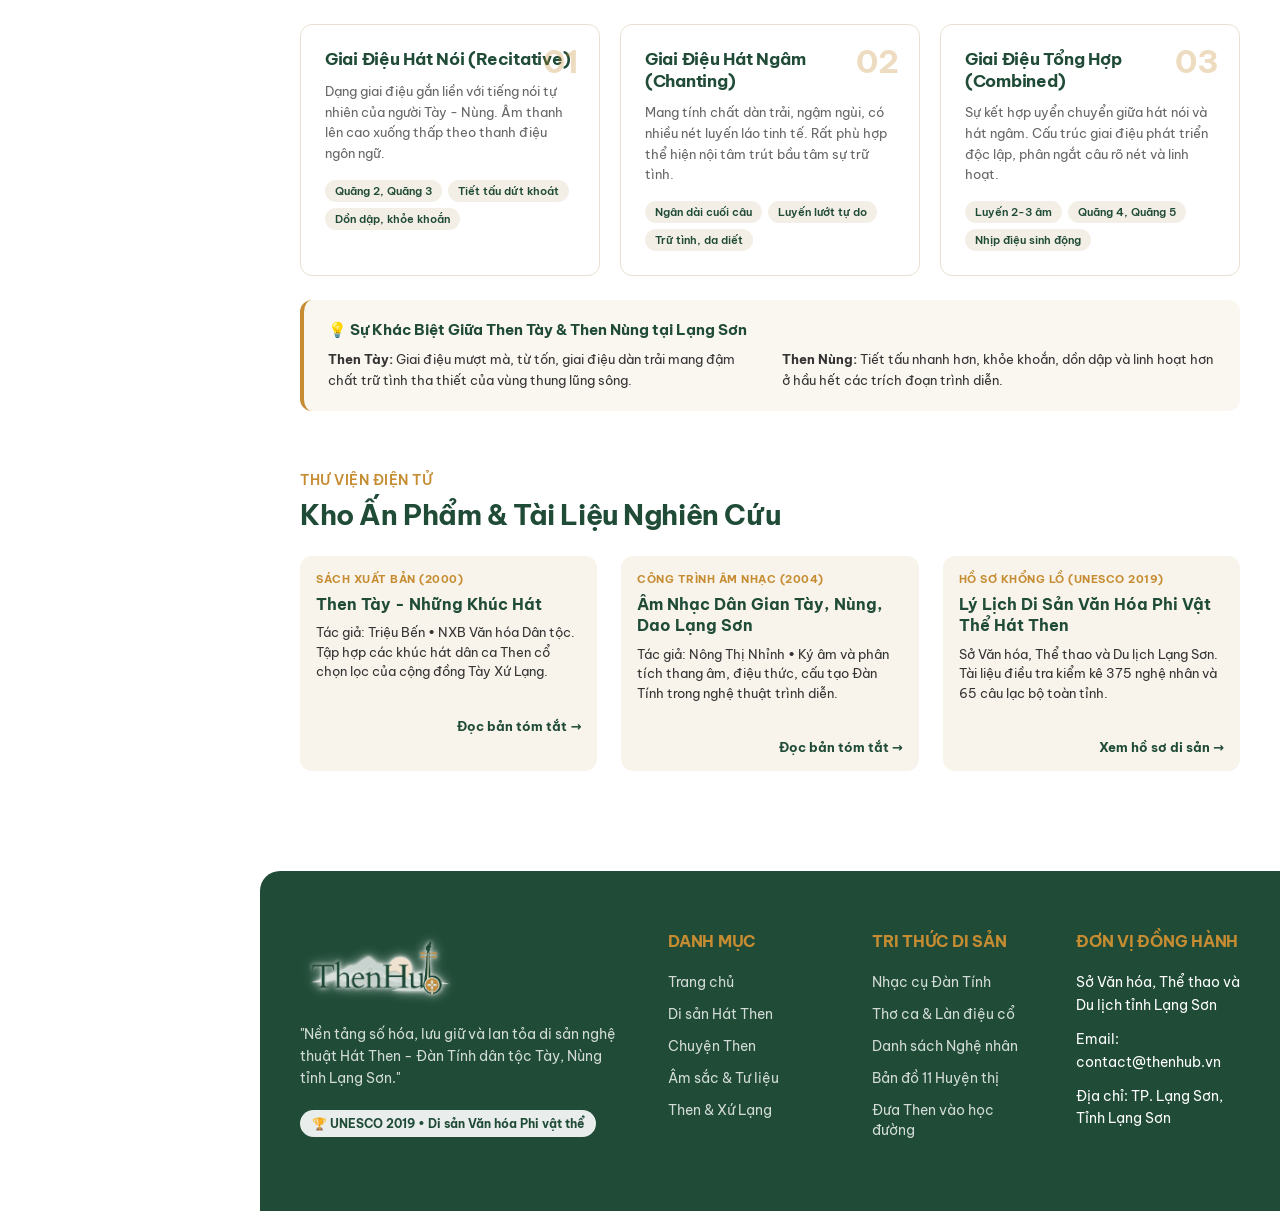
<file: tulieu.html>
﻿<!DOCTYPE html>
<html lang="vi">
<head>
    <meta charset="UTF-8">
    <meta name="viewport" content="width=device-width, initial-scale=1.0">
    <title>Âm sắc & Tư liệu - ThenHub</title>
    <!-- Kết nối file CSS riêng của Trang 4 -->
    <link rel="stylesheet" href="./tulieu.css" />
    <link rel="stylesheet" href="./tulieu.css?v=2.0" />
    <link rel="stylesheet" href="./tour-modal.css?v=1.0" />
</head>
<body>
    <!-- SIDEBAR -->
    <div class="sidebar-overlay" id="sidebarOverlay"></div>
    <aside class="sidebar" id="sidebarNav">
        <a href="index.html" class="logo">
            <img src="./icons/logoThenHub.png" alt="ThenHub Logo">
        </a>
        <nav>
            <a href="index.html" class="menu-item">Trang chủ</a>
            <a href="disan.html" class="menu-item">Di sản hát Then</a>
            <a href="chuyenthen.html" class="menu-item">Chuyện Then</a>
            <a href="tulieu.html" class="menu-item active">Âm sắc & Tư liệu</a>
            <a href="xulang.html" class="menu-item">Then & Xứ Lạng</a>
        </nav>
    </aside>

    <!-- NỘI DUNG CHÍNH BÊN PHẢI -->
    <main class="main-content">

        <!-- HEADER -->
        <header class="header">
            <!-- 1. NÚT 3 GẠCH (Chỉ xuất hiện trên màn hình điện thoại) -->
            <button class="mobile-toggle" id="mobileToggle" aria-label="Mở menu">
                <span></span>
                <span></span>
                <span></span>
            </button>

            <div class="header-links">
                <a href="#" style="color: var(--color-gold); font-style: italic;">Hơi Thở Biên Cương</a>
            </div>

            <div style="display: flex; align-items: center; gap: 16px;">
                <!-- 2. Thêm class "desktop-only" để ẩn 2 link này khi vào bằng điện thoại -->
                <div class="header-links desktop-only">
                    <a href="#">Về ThenHub</a>
                    <a href="#">Liên hệ</a>
                </div>

                <div class="search-bar">
                    <img src="./icons/icon_timkiem.png" alt="Search" style="width: 18px; height: 18px;">
                    <input type="text" placeholder="Tìm kiếm bài viết, nghệ nhân...">
                </div>

                <button style="background: none; border: 1px solid #ccc; border-radius: 50%; width: 40px; height: 40px; display: flex; align-items: center; justify-content: center; cursor: pointer;">
                    <img src="./icons/icon_loa.png" alt="Audio" style="width: 20px; height: 20px;">
                </button>
            </div>
        </header>

        <div class="container">

            <!-- KHỐI 1: HERO TRANG ÂM SẮC & TƯ LIỆU -->
            <section class="studio-hero">
                <div class="badge-gold">PHÒNG THU ÂM SỐ & BẢO TÀNG ÂM NHẠC</div>
                <h1>Âm Sắc Làn Điệu & Tư Liệu Di Sản Then</h1>
                <p>"Khám phá cấu tạo tinh xảo của Đàn Tính, nghệ thuật phối âm độc đáo từ Chùm Xóc Nhạc, hệ thống làn điệu đặc trưng 11 huyện thị và kho tư liệu xuất bản về nghệ thuật Then Lạng Sơn."</p>
            </section>

            <!-- KHỐI 2: TRÌNH NGHE ÂM THANH LÀN ĐIỆU (AUDIO STUDIO PLAYER) -->
            <section style="margin-bottom: var(--section-gap);">
                <div class="section-subtitle">KHÔNG GIAN THƯỞNG THỨC</div>
                <h2 class="section-title">Phòng Nghe Âm Sắc Làn Điệu Lạng Sơn</h2>

                <!-- THẺ AUDIO: ĐỔI SRC THÀNH BÀI ĐẦU TIÊN -->
                <audio id="audioEngine" src="./audio/kham_hai.mp3" preload="metadata"></audio>

                <div class="audio-studio-box">
                    <!-- BÊN TRÁI: KHU VỰC PHÁT ÂM THANH CHÍNH -->
                    <div class="studio-player-main">
                        <div class="track-badge" id="playerBadge">ĐANG PHÁT • TRÀNG ĐỊNH</div>
                        <h3 class="track-title" id="playerTitle">Làn Điệu "Khảm Hải" (Trường Ca Vượt Biển)</h3>
                        <p class="track-artist" id="playerArtist">Biểu diễn: Nghệ nhân Ưu tú Lạng Sơn • Đàn Tính & Xóc Nhạc</p>

                        <!-- SÓNG ÂM GIẢ LẬP -->
                        <div class="soundwave-container" id="soundwave">
                            <span class="bar bar-1"></span>
                            <span class="bar bar-2"></span>
                            <span class="bar bar-3"></span>
                            <span class="bar bar-4"></span>
                            <span class="bar bar-5"></span>
                            <span class="bar bar-6"></span>
                            <span class="bar bar-7"></span>
                            <span class="bar bar-8"></span>
                            <span class="bar bar-9"></span>
                            <span class="bar bar-10"></span>
                        </div>

                        <!-- THANH ĐIỀU KHIỂN & TUA NHẠC -->
                        <div class="player-controls">
                            <button class="btn-play-large" id="playPauseBtn" type="button" aria-label="Phát / Tạm dừng">&#9658;</button>
                            <div class="progress-wrap">
                                <input type="range" id="seekSlider" class="seek-slider" value="0" min="0" max="100" step="0.1">
                                <div class="progress-bar" id="progressBar" style="width: 0%;"></div>
                            </div>
                            <span class="time-display" id="timeDisplay">00:00 / 00:00</span>
                        </div>
                    </div>

                    <!-- BÊN PHẢI: DANH SÁCH BÀI HÁT (CẬP NHẬT 4 DATA-SRC THEO TÊN FILE MP3 BẠN TẢI) -->
                    <div class="playlist-wrap">
                        <div class="playlist-header">DANH SÁCH LÀN ĐIỆU TIÊU BIỂU</div>
                        <div class="playlist-scroll" id="playlistScroll">

                            <!-- BÀI 1: kham_hai.mp3 -->
                            <div class="playlist-item active"
                                 data-src="./audio/kham_hai.mp3"
                                 data-badge="ĐANG PHÁT • TRÀNG ĐỊNH"
                                 data-title='Làn Điệu "Khảm Hải" (Trường Ca Vượt Biển)'
                                 data-artist="Biểu diễn: Nghệ nhân Ưu tú Lạng Sơn • Đàn Tính & Xóc Nhạc">
                                <div class="play-icon">&#9658;</div>
                                <div class="item-info">
                                    <div class="item-title">Khảm Hải (Vượt biển)</div>
                                    <div class="item-sub">Vùng Tràng Định • Hát Then Cổ</div>
                                </div>
                                <span class="item-time">05:40</span>
                            </div>

                            <!-- BÀI 2: di_duong.mp3 -->
                            <div class="playlist-item"
                                 data-src="./audio/di_duong.mp3"
                                 data-badge="ĐANG PHÁT • VĂN QUAN"
                                 data-title='Làn Điệu "Pỷ Tẳng" (Đi Đường)'
                                 data-artist="Biểu diễn: CLB Hát Then Văn Quan • Đàn Tính & Nhạc Xóc">
                                <div class="play-icon">&#9658;</div>
                                <div class="item-info">
                                    <div class="item-title">Pỷ Tẳng (Đi đường)</div>
                                    <div class="item-sub">Vùng Văn Quan • Nhịp điệu dồn dập</div>
                                </div>
                                <span class="item-time">04:12</span>
                            </div>

                            <!-- BÀI 3: mung_xuan_moi.mp3 -->
                            <div class="playlist-item"
                                 data-src="./audio/mung_xuan_moi.mp3"
                                 data-badge="ĐANG PHÁT • THEN LỜI MỚI"
                                 data-title='Bài Then: "Chắm Xuân Mẩu" (Mùa Xuân Mới)'
                                 data-artist="Biểu diễn: Tốp ca Nghệ nhân Cao Lộc • Đàn Tính">
                                <div class="play-icon">&#9658;</div>
                                <div class="item-info">
                                    <div class="item-title">Chắm Xuân Mẩu (Mùa xuân mới)</div>
                                    <div class="item-sub">Then Lời Mới • Ngợi ca quê hương</div>
                                </div>
                                <span class="item-time">03:48</span>
                            </div>

                            <!-- BÀI 4: ban_lang.mp3 -->
                            <div class="playlist-item"
                                 data-src="./audio/ban_lang.mp3"
                                 data-badge="ĐANG PHÁT • BÌNH GIA"
                                 data-title='Làn Điệu "Khao Slung" (Mừng Mừng Bản Làng)'
                                 data-artist="Biểu diễn: Nghệ nhân Mỗ Thị Kịt • Hát Then Tày">
                                <div class="play-icon">&#9658;</div>
                                <div class="item-info">
                                    <div class="item-title">Khao Slung (Mừng mừng bản làng)</div>
                                    <div class="item-sub">Vùng Bình Gia, Bắc Sơn • Âm hưởng vui tươi</div>
                                </div>
                                <span class="item-time">04:30</span>
                            </div>
                        </div>
                    </div>
                </div>
            </section>

            <!-- KHỐI 3: TRIỂN LÃM CẤU TẠO NHẠC CỤ & Y PHỤC (INSTRUMENT ANATOMY) -->
            <section style="margin-bottom: var(--section-gap);">
                <div class="section-subtitle">NGHỆ THUẬT CHẾ TÁC</div>
                <h2 class="section-title">Cấu Tạo Nhạc Cụ & Trang Phục Hát Then</h2>

                <div class="instrument-grid">

                    <!-- ĐÀN TÍNH -->
                    <div class="ins-card">
                        <div class="ins-img-box">
                            <img src="./images/dan_tinh.png" alt="Đàn Tính Tày Nùng">
                            <span class="ins-badge">NHẠC CỤ CHÍNH</span>
                        </div>
                        <div class="ins-body">
                            <h3>Đàn Tính (Tẩu Tính)</h3>
                            <p class="ins-desc">Linh hồn âm nhạc của Then. Cần đàn làm bằng gỗ xoan dẻo mịn, bầu đàn từ nửa quả bầu khô chọn lọc, tạo nên âm sắc trong trẻo, trầm hùng.</p>
                            <ul class="ins-specs">
                                <li><strong>Bầu đàn:</strong> Quả bầu già khô, đục lỗ thoát âm</li>
                                <li><strong>Cần đàn:</strong> Gỗ xoan/dâu, dài từ 80 - 90cm</li>
                                <li><strong>Dây đàn:</strong> 2 hoặc 3 dây tơ ve vuốt mịn</li>
                            </ul>
                        </div>
                    </div>

                    <!-- CHÙM XÓC NHẠC -->
                    <div class="ins-card">
                        <div class="ins-img-box">
                            <img src="./images/soc_nhac.png" alt="Chùm xóc nhạc">
                            <span class="ins-badge">NHẠC CỤ GIỮ NHỊP</span>
                        </div>
                        <div class="ins-body">
                            <h3>Chùm Xóc Nhạc (Nhạc Ngựa)</h3>
                            <p class="ins-desc">Được đúc bằng đồng vàng hoặc đồng đỏ, gồm nhiều chuỗi vòng nhỏ kết nối. Khi rung tạo ra âm thanh rộn rã, mô phỏng tiếng nhạc ngựa trên đường gập ghềnh.</p>
                            <ul class="ins-specs">
                                <li><strong>Chất liệu:</strong> Đồng đỏ/đồng vàng cao cấp</li>
                                <li><strong>Kích thước vòng:</strong> Đường kính 1.5cm - 2cm</li>
                                <li><strong>Công dụng:</strong> Rung giữ nhịp tiết tấu bài hát</li>
                            </ul>
                        </div>
                    </div>

                    <!-- ÁO CHÀM 5 THÂN -->
                    <div class="ins-card">
                        <div class="ins-img-box">
                            <img src="./images/giao_luu.png" alt="Trang phục Áo chàm">
                            <span class="ins-badge">Y PHỤC DI SẢN</span>
                        </div>
                        <div class="ins-body">
                            <h3>Trang Phục Áo Chàm 5 Thân</h3>
                            <p class="ins-desc">Trang phục truyền thống nhuộm chàm tự nhiên của dân tộc Tày - Nùng. May kiểu 5 thân cài cúc nách phải, kết hợp dải tua vải nhiều màu sắc rực rỡ.</p>
                            <ul class="ins-specs">
                                <li><strong>Màu sắc:</strong> Xanh chàm ngả đen, gam màu nhã nhặn</li>
                                <li><strong>Kiểu dáng:</strong> Áo dài 5 thân cài cúc bên nách</li>
                                <li><strong>Phụ kiện:</strong> Khăn quấn đầu, tua vải hoa văn</li>
                            </ul>
                        </div>
                    </div>

                </div>
            </section>

            <!-- KHỐI 4: BẢNG PHÂN TÍCH 3 DẠNG GIAI ĐIỆU ÂM NHẠC (MUSICOLOGY ANALYSIS) -->
            <section style="margin-bottom: var(--section-gap);">
                <div class="section-subtitle">NGHIÊN CỨU ÂM NHẠC HỌC</div>
                <h2 class="section-title">Hệ Thống 3 Dạng Giai Điệu Trong Then Lạng Sơn</h2>

                <div class="musicology-grid">

                    <div class="music-type-card">
                        <div class="type-num">01</div>
                        <h4>Giai Điệu Hát Nói (Recitative)</h4>
                        <p class="type-desc">Dạng giai điệu gắn liền với tiếng nói tự nhiên của người Tày - Nùng. Âm thanh lên cao xuống thấp theo thanh điệu ngôn ngữ.</p>
                        <div class="type-tag-list">
                            <span>Quãng 2, Quãng 3</span>
                            <span>Tiết tấu dứt khoát</span>
                            <span>Dồn dập, khỏe khoắn</span>
                        </div>
                    </div>

                    <div class="music-type-card">
                        <div class="type-num">02</div>
                        <h4>Giai Điệu Hát Ngâm (Chanting)</h4>
                        <p class="type-desc">Mang tính chất dàn trải, ngậm ngùi, có nhiều nét luyến láo tinh tế. Rất phù hợp thể hiện nội tâm trút bầu tâm sự trữ tình.</p>
                        <div class="type-tag-list">
                            <span>Ngân dài cuối câu</span>
                            <span>Luyến lướt tự do</span>
                            <span>Trữ tình, da diết</span>
                        </div>
                    </div>

                    <div class="music-type-card">
                        <div class="type-num">03</div>
                        <h4>Giai Điệu Tổng Hợp (Combined)</h4>
                        <p class="type-desc">Sự kết hợp uyển chuyển giữa hát nói và hát ngâm. Cấu trúc giai điệu phát triển độc lập, phân ngắt câu rõ nét và linh hoạt.</p>
                        <div class="type-tag-list">
                            <span>Luyến 2-3 âm</span>
                            <span>Quãng 4, Quãng 5</span>
                            <span>Nhịp điệu sinh động</span>
                        </div>
                    </div>

                </div>

                <!-- DÒNG SO SÁNH THEN TÀY & THEN NÙNG -->
                <div class="compare-box">
                    <div class="compare-title">💡 Sự Khác Biệt Giữa Then Tày & Then Nùng tại Lạng Sơn</div>
                    <div class="compare-grid">
                        <div>
                            <strong>Then Tày:</strong> Giai điệu mượt mà, từ tốn, giai điệu dàn trải mang đậm chất trữ tình tha thiết của vùng thung lũng sông.
                        </div>
                        <div>
                            <strong>Then Nùng:</strong> Tiết tấu nhanh hơn, khỏe khoắn, dồn dập và linh hoạt hơn ở hầu hết các trích đoạn trình diễn.
                        </div>
                    </div>
                </div>
            </section>

            <!-- KHỐI 5: KHO TƯ LIỆU SÁCH & HỒ SƠ KHOA HỌC (ARCHIVE LIBRARY) -->
            <section style="margin-bottom: var(--section-gap);">
                <div class="section-subtitle">THƯ VIỆN ĐIỆN TỬ</div>
                <h2 class="section-title">Kho Ấn Phẩm & Tài Liệu Nghiên Cứu</h2>

                <div class="grid-3">

                    <div class="card">
                        <div class="card-content">
                            <div class="card-tag">SÁCH XUẤT BẢN (2000)</div>
                            <div class="card-title">Then Tày - Những Khúc Hát</div>
                            <div class="card-desc">Tác giả: Triệu Bến • NXB Văn hóa Dân tộc. Tập hợp các khúc hát dân ca Then cổ chọn lọc của cộng đồng Tày Xứ Lạng.</div>
                            <a href="#" class="card-link" style="margin-top: 12px; display: inline-block;">Đọc bản tóm tắt &rarr;</a>
                        </div>
                    </div>

                    <div class="card">
                        <div class="card-content">
                            <div class="card-tag">CÔNG TRÌNH ÂM NHẠC (2004)</div>
                            <div class="card-title">Âm Nhạc Dân Gian Tày, Nùng, Dao Lạng Sơn</div>
                            <div class="card-desc">Tác giả: Nông Thị Nhỉnh • Ký âm và phân tích thang âm, điệu thức, cấu tạo Đàn Tính trong nghệ thuật trình diễn.</div>
                            <a href="#" class="card-link" style="margin-top: 12px; display: inline-block;">Đọc bản tóm tắt &rarr;</a>
                        </div>
                    </div>

                    <div class="card">
                        <div class="card-content">
                            <div class="card-tag">HỒ SƠ KHỔNG LỒ (UNESCO 2019)</div>
                            <div class="card-title">Lý Lịch Di Sản Văn Hóa Phi Vật Thể Hát Then</div>
                            <div class="card-desc">Sở Văn hóa, Thể thao và Du lịch Lạng Sơn. Tài liệu điều tra kiểm kê 375 nghệ nhân và 65 câu lạc bộ toàn tỉnh.</div>
                            <a href="#" class="card-link" style="margin-top: 12px; display: inline-block;">Xem hồ sơ di sản &rarr;</a>
                        </div>
                    </div>

                </div>
            </section>

        </div>
        <!-- FOOTER -->
        <footer class="footer">
            <div>
                <a href="index.html" class="footer-logo">
                    <img src="./icons/logoThenHub.png" alt="ThenHub Logo">
                </a>
                <p>"Nền tảng số hóa, lưu giữ và lan tỏa di sản nghệ thuật Hát Then - Đàn Tính dân tộc Tày, Nùng tỉnh Lạng Sơn."</p>
                <div class="badge">🏆 UNESCO 2019 • Di sản Văn hóa Phi vật thể</div>
            </div>
            <div>
                <h4>Danh mục</h4>
                <ul>
                    <li><a href="index.html">Trang chủ</a></li>
                    <li><a href="disan.html">Di sản Hát Then</a></li>
                    <li><a href="chuyenthen.html">Chuyện Then</a></li>
                    <li><a href="tulieu.html">Âm sắc & Tư liệu</a></li>
                    <li><a href="xulang.html">Then & Xứ Lạng</a></li>
                </ul>
            </div>
            <div>
                <h4>Tri thức di sản</h4>
                <ul>
                    <li><a href="#">Nhạc cụ Đàn Tính</a></li>
                    <li><a href="#">Thơ ca & Làn điệu cổ</a></li>
                    <li><a href="#">Danh sách Nghệ nhân</a></li>
                    <li><a href="#">Bản đồ 11 Huyện thị</a></li>
                    <li><a href="#">Đưa Then vào học đường</a></li>
                </ul>
            </div>
            <div>
                <h4>Đơn vị đồng hành</h4>
                <p style="margin-bottom: 12px; opacity: 1;">Sở Văn hóa, Thể thao và Du lịch tỉnh Lạng Sơn</p>
                <p style="margin-bottom: 12px; opacity: 1;">Email: contact@thenhub.vn</p>
                <p style="opacity: 1;">Địa chỉ: TP. Lạng Sơn, Tỉnh Lạng Sơn</p>
            </div>
        </footer>
    </main>
    <!-- JAVASCRIPT ĐIỀU KHIỂN MENU 3 GẠCH DI ĐỘNG -->
    <script>
        const mobileToggle = document.getElementById('mobileToggle');
        const sidebarNav = document.getElementById('sidebarNav');
        const sidebarOverlay = document.getElementById('sidebarOverlay');

        if (mobileToggle && sidebarNav && sidebarOverlay) {
            mobileToggle.addEventListener('click', () => {
                sidebarNav.classList.toggle('active');
                sidebarOverlay.classList.toggle('active');
                mobileToggle.classList.toggle('open');
            });

            sidebarOverlay.addEventListener('click', () => {
                sidebarNav.classList.remove('active');
                sidebarOverlay.classList.remove('active');
                mobileToggle.classList.remove('open');
            });
        }
    </script>
    <script src="./tour-modal.js?v=1.0"></script>
    <!-- JAVASCRIPT XỬ LÝ TRÌNH NGHE NHẠC MP3 -->
    <script>
        document.addEventListener("DOMContentLoaded", function () {
            const audio = document.getElementById("audioEngine");
            const playPauseBtn = document.getElementById("playPauseBtn");
            const seekSlider = document.getElementById("seekSlider");
            const progressBar = document.getElementById("progressBar");
            const timeDisplay = document.getElementById("timeDisplay");
            const soundwave = document.getElementById("soundwave");

            const playerBadge = document.getElementById("playerBadge");
            const playerTitle = document.getElementById("playerTitle");
            const playerArtist = document.getElementById("playerArtist");
            const playlistItems = document.querySelectorAll(".playlist-item");

            // Định dạng giây thành mm:ss
            function formatTime(seconds) {
                if (isNaN(seconds)) return "00:00";
                const mins = Math.floor(seconds / 60);
                const secs = Math.floor(seconds % 60);
                return `${mins < 10 ? '0' : ''}${mins}:${secs < 10 ? '0' : ''}${secs}`;
            }

            // Bật / Tạm dừng Phát Nhạc
            function togglePlay() {
                if (audio.paused) {
                    audio.play().then(() => {
                        playPauseBtn.innerHTML = "&#10074;&#10074;"; // Chuyển biểu tượng Pause
                        soundwave.classList.add("playing");
                    }).catch(err => {
                        console.log("Cần thêm file mp3 vào thư mục project để phát nhạc:", err);
                    });
                } else {
                    audio.pause();
                    playPauseBtn.innerHTML = "&#9658;"; // Chuyển biểu tượng Play
                    soundwave.classList.remove("playing");
                }
            }

            if (playPauseBtn) playPauseBtn.addEventListener("click", togglePlay);

            // Cập nhật thanh tiến trình và thời gian chạy
            audio.addEventListener("timeupdate", function () {
                if (!isNaN(audio.duration) && audio.duration > 0) {
                    const progressPercent = (audio.currentTime / audio.duration) * 100;
                    seekSlider.value = progressPercent;
                    progressBar.style.width = progressPercent + "%";
                    timeDisplay.textContent = `${formatTime(audio.currentTime)} / ${formatTime(audio.duration)}`;
                }
            });

            // Khi kết thúc bài hát
            audio.addEventListener("ended", function () {
                playPauseBtn.innerHTML = "&#9658;";
                soundwave.classList.remove("playing");
                progressBar.style.width = "0%";
                seekSlider.value = 0;
            });

            // Tua nhạc khi kéo slider
            seekSlider.addEventListener("input", function () {
                if (!isNaN(audio.duration)) {
                    const seekTo = (seekSlider.value / 100) * audio.duration;
                    audio.currentTime = seekTo;
                    progressBar.style.width = seekSlider.value + "%";
                }
            });

            // Chọn bài hát từ danh sách cột bên phải
            playlistItems.forEach(item => {
                item.addEventListener("click", function () {
                    playlistItems.forEach(i => i.classList.remove("active"));
                    this.classList.add("active");

                    const src = this.getAttribute("data-src");
                    const badge = this.getAttribute("data-badge");
                    const title = this.getAttribute("data-title");
                    const artist = this.getAttribute("data-artist");

                    if (badge) playerBadge.textContent = badge;
                    if (title) playerTitle.textContent = title;
                    if (artist) playerArtist.textContent = artist;

                    if (src) {
                        audio.src = src;
                        audio.currentTime = 0;
                        audio.play().then(() => {
                            playPauseBtn.innerHTML = "&#10074;&#10074;";
                            soundwave.classList.add("playing");
                        }).catch(() => {
                            playPauseBtn.innerHTML = "&#9658;";
                        });
                    }
                });
            });
        });
    </script>
    <script src="./modal.js"></script>
</body>
</html>
</file>
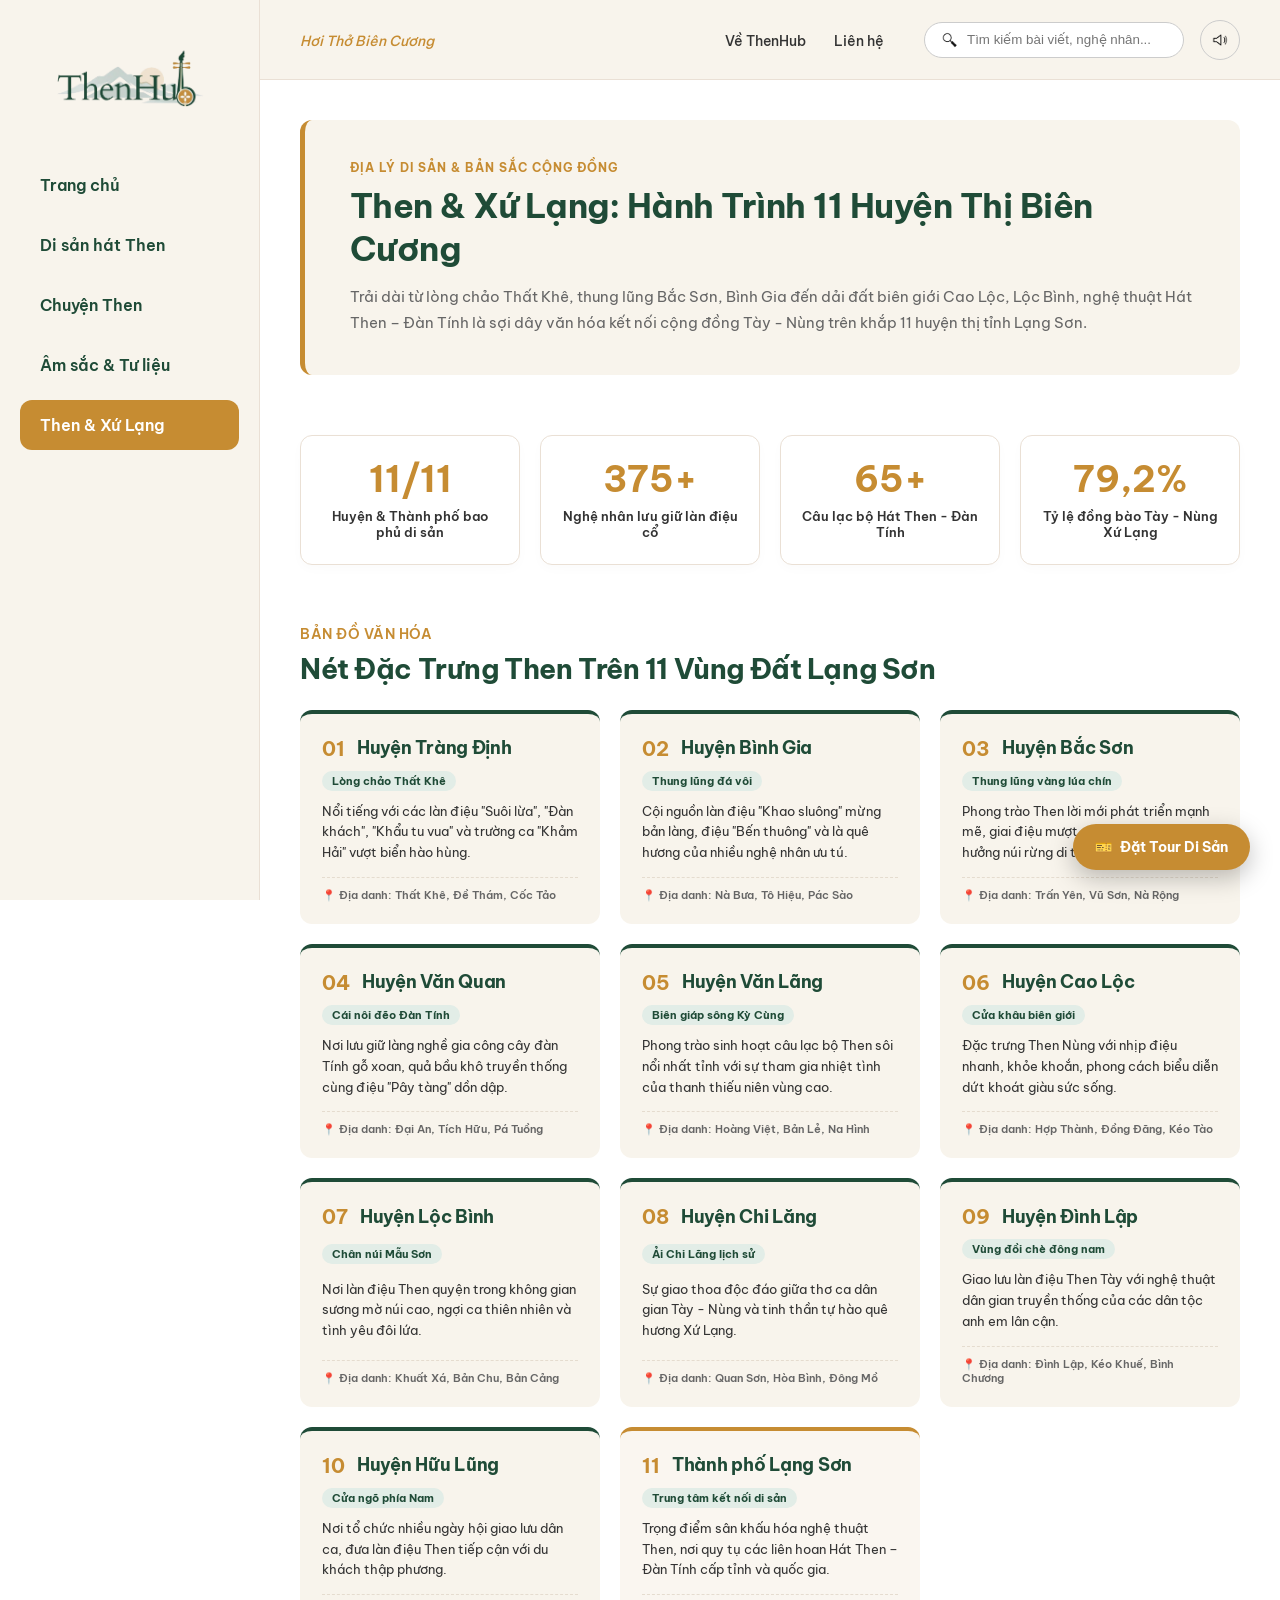
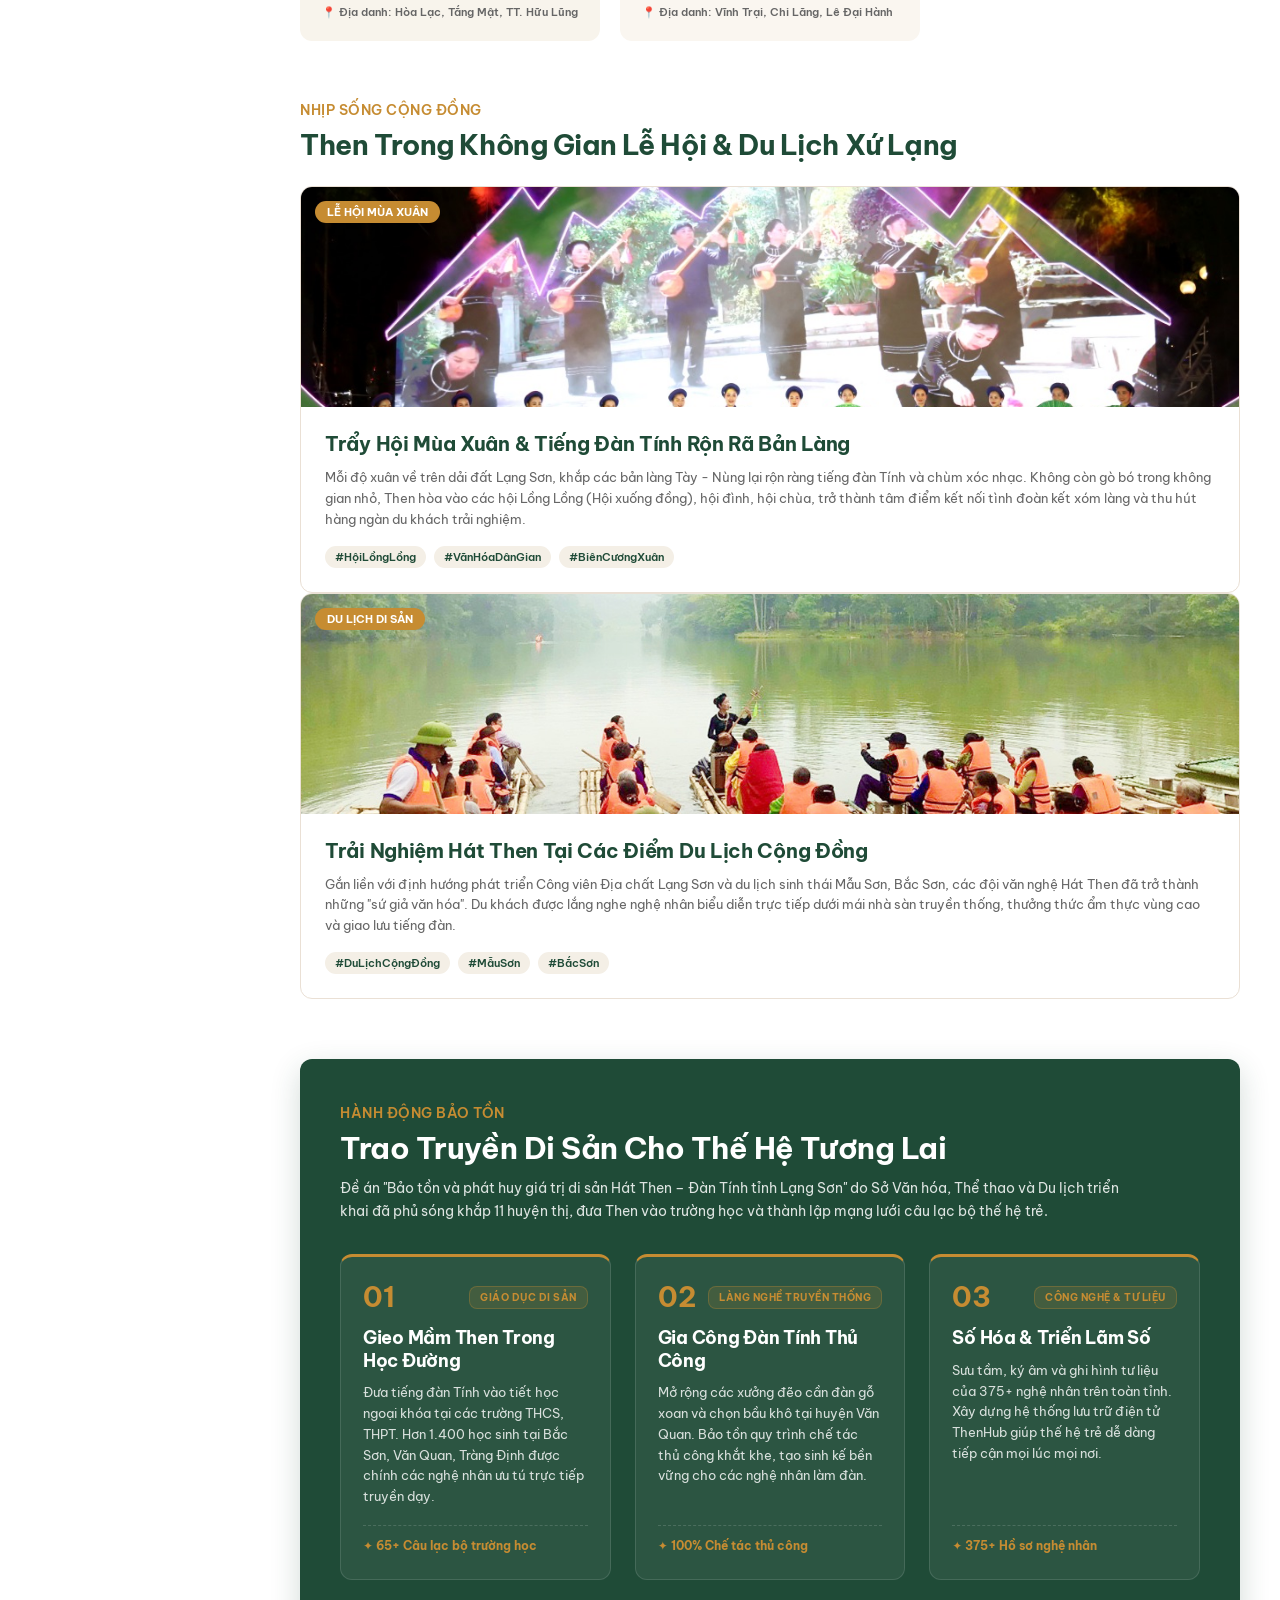
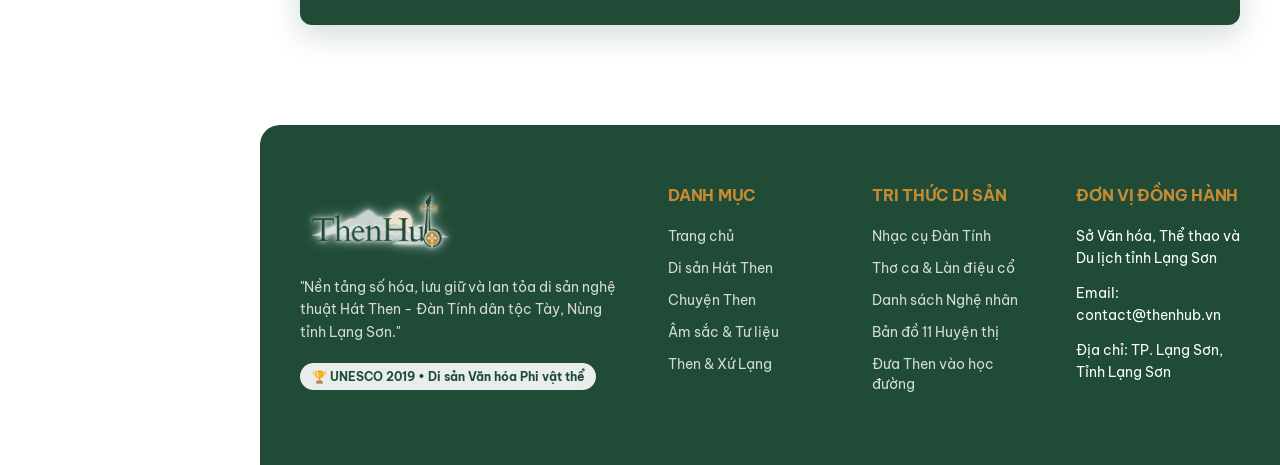
<file: xulang.html>
﻿<!DOCTYPE html>
<html lang="vi">
<head>
    <meta charset="UTF-8">
    <meta name="viewport" content="width=device-width, initial-scale=1.0">
    <title>Then & Xứ Lạng - ThenHub</title>
    <!-- Kết nối file CSS dùng chung và file CSS riêng của trang Xứ Lạng -->
    <link rel="stylesheet" href="./style.css?v=3" />
    <link rel="stylesheet" href="./xulang.css?v=3" />
    <link rel="stylesheet" href="./tour-modal.css?v=1.0" />
</head>
<body>
    <!-- SIDEBAR -->
    <div class="sidebar-overlay" id="sidebarOverlay"></div>
    <aside class="sidebar" id="sidebarNav">
        <a href="index.html" class="logo">
            <img src="./icons/logoThenHub.png" alt="ThenHub Logo">
        </a>
        <nav>
            <a href="index.html" class="menu-item">Trang chủ</a>
            <a href="disan.html" class="menu-item">Di sản hát Then</a>
            <a href="chuyenthen.html" class="menu-item">Chuyện Then</a>
            <a href="tulieu.html" class="menu-item">Âm sắc & Tư liệu</a>
            <a href="xulang.html" class="menu-item active">Then & Xứ Lạng</a>
        </nav>
    </aside>

    <!-- NỘI DUNG CHÍNH BÊN PHẢI -->
    <main class="main-content">

        <!-- HEADER -->
        <header class="header">
            <!-- 1. NÚT 3 GẠCH (Chỉ xuất hiện trên màn hình điện thoại) -->
            <button class="mobile-toggle" id="mobileToggle" aria-label="Mở menu">
                <span></span>
                <span></span>
                <span></span>
            </button>

            <div class="header-links">
                <a href="#" style="color: var(--color-gold); font-style: italic;">Hơi Thở Biên Cương</a>
            </div>

            <div style="display: flex; align-items: center; gap: 16px;">
                <!-- 2. Thêm class "desktop-only" để ẩn 2 link này khi vào bằng điện thoại -->
                <div class="header-links desktop-only">
                    <a href="#">Về ThenHub</a>
                    <a href="#">Liên hệ</a>
                </div>

                <div class="search-bar">
                    <img src="./icons/icon_timkiem.png" alt="Search" style="width: 18px; height: 18px;">
                    <input type="text" placeholder="Tìm kiếm bài viết, nghệ nhân...">
                </div>

                <button style="background: none; border: 1px solid #ccc; border-radius: 50%; width: 40px; height: 40px; display: flex; align-items: center; justify-content: center; cursor: pointer;">
                    <img src="./icons/icon_loa.png" alt="Audio" style="width: 20px; height: 20px;">
                </button>
            </div>
        </header>

        <div class="container">

            <!-- KHỐI 1: HERO TRANG THEN & XỨ LẠNG -->
            <section class="xulang-hero">
                <div class="hero-badge">ĐỊA LÝ DI SẢN & BẢN SẮC CỘNG ĐỒNG</div>
                <h1>Then & Xứ Lạng: Hành Trình 11 Huyện Thị Biên Cương</h1>
                <p class="hero-desc">
                    Trải dài từ lòng chảo Thất Khê, thung lũng Bắc Sơn, Bình Gia đến dải đất biên giới Cao Lộc, Lộc Bình, nghệ thuật Hát Then – Đàn Tính là sợi dây văn hóa kết nối cộng đồng Tày - Nùng trên khắp 11 huyện thị tỉnh Lạng Sơn.
                </p>
            </section>

            <!-- KHỐI 2: BẢNG CHỈ SỐ BẢO TỒN DI SẢN (METRICS DASHBOARD) -->
            <section style="margin-bottom: var(--section-gap);">
                <div class="metrics-grid">
                    <div class="metric-card">
                        <div class="metric-num">11/11</div>
                        <div class="metric-label">Huyện & Thành phố bao phủ di sản</div>
                    </div>
                    <div class="metric-card">
                        <div class="metric-num">375+</div>
                        <div class="metric-label">Nghệ nhân lưu giữ làn điệu cổ</div>
                    </div>
                    <div class="metric-card">
                        <div class="metric-num">65+</div>
                        <div class="metric-label">Câu lạc bộ Hát Then - Đàn Tính</div>
                    </div>
                    <div class="metric-card">
                        <div class="metric-num">79,2%</div>
                        <div class="metric-label">Tỷ lệ đồng bào Tày - Nùng Xứ Lạng</div>
                    </div>
                </div>
            </section>

            <!-- KHỐI 3: BẢN ĐỒ VÀ BẢN SẮC 11 HUYỆN THỊ (11-DISTRICT GRID) -->
            <section style="margin-bottom: var(--section-gap);">
                <div class="section-subtitle">BẢN ĐỒ VĂN HÓA</div>
                <h2 class="section-title">Nét Đặc Trưng Then Trên 11 Vùng Đất Lạng Sơn</h2>

                <div class="district-grid">
                    <!-- 1. Tràng Định -->
                    <div class="district-card">
                        <div class="district-header">
                            <span class="district-code">01</span>
                            <h3>Huyện Tràng Định</h3>
                        </div>
                        <span class="district-tag">Lòng chảo Thất Khê</span>
                        <p class="district-desc">Nổi tiếng với các làn điệu "Suôi lừa", "Đàn khách", "Khẩu tu vua" và trường ca "Khảm Hải" vượt biển hào hùng.</p>
                        <div class="district-footer">📍 Địa danh: Thất Khê, Đề Thám, Cốc Tảo</div>
                    </div>

                    <!-- 2. Bình Gia -->
                    <div class="district-card">
                        <div class="district-header">
                            <span class="district-code">02</span>
                            <h3>Huyện Bình Gia</h3>
                        </div>
                        <span class="district-tag">Thung lũng đá vôi</span>
                        <p class="district-desc">Cội nguồn làn điệu "Khao sluông" mừng bản làng, điệu "Bến thuông" và là quê hương của nhiều nghệ nhân ưu tú.</p>
                        <div class="district-footer">📍 Địa danh: Nà Bưa, Tô Hiệu, Pác Sào</div>
                    </div>

                    <!-- 3. Bắc Sơn -->
                    <div class="district-card">
                        <div class="district-header">
                            <span class="district-code">03</span>
                            <h3>Huyện Bắc Sơn</h3>
                        </div>
                        <span class="district-tag">Thung lũng vàng lúa chín</span>
                        <p class="district-desc">Phong trào Then lời mới phát triển mạnh mẽ, giai điệu mượt mà hòa cùng âm hưởng núi rừng di tích lịch sử.</p>
                        <div class="district-footer">📍 Địa danh: Trấn Yên, Vũ Sơn, Nà Rộng</div>
                    </div>

                    <!-- 4. Văn Quan -->
                    <div class="district-card">
                        <div class="district-header">
                            <span class="district-code">04</span>
                            <h3>Huyện Văn Quan</h3>
                        </div>
                        <span class="district-tag">Cái nôi đẽo Đàn Tính</span>
                        <p class="district-desc">Nơi lưu giữ làng nghề gia công cây đàn Tính gỗ xoan, quả bầu khô truyền thống cùng điệu "Pây tàng" dồn dập.</p>
                        <div class="district-footer">📍 Địa danh: Đại An, Tích Hữu, Pá Tuồng</div>
                    </div>

                    <!-- 5. Văn Lãng -->
                    <div class="district-card">
                        <div class="district-header">
                            <span class="district-code">05</span>
                            <h3>Huyện Văn Lãng</h3>
                        </div>
                        <span class="district-tag">Biên giáp sông Kỳ Cùng</span>
                        <p class="district-desc">Phong trào sinh hoạt câu lạc bộ Then sôi nổi nhất tỉnh với sự tham gia nhiệt tình của thanh thiếu niên vùng cao.</p>
                        <div class="district-footer">📍 Địa danh: Hoàng Việt, Bản Lẻ, Na Hình</div>
                    </div>

                    <!-- 6. Cao Lộc -->
                    <div class="district-card">
                        <div class="district-header">
                            <span class="district-code">06</span>
                            <h3>Huyện Cao Lộc</h3>
                        </div>
                        <span class="district-tag">Cửa khâu biên giới</span>
                        <p class="district-desc">Đặc trưng Then Nùng với nhịp điệu nhanh, khỏe khoắn, phong cách biểu diễn dứt khoát giàu sức sống.</p>
                        <div class="district-footer">📍 Địa danh: Hợp Thành, Đồng Đăng, Kéo Tào</div>
                    </div>

                    <!-- 7. Lộc Bình -->
                    <div class="district-card">
                        <div class="district-header">
                            <span class="district-code">07</span>
                            <h3>Huyện Lộc Bình</h3>
                        </div>
                        <span class="district-tag">Chân núi Mẫu Sơn</span>
                        <p class="district-desc">Nơi làn điệu Then quyện trong không gian sương mờ núi cao, ngợi ca thiên nhiên và tình yêu đôi lứa.</p>
                        <div class="district-footer">📍 Địa danh: Khuất Xá, Bản Chu, Bản Cảng</div>
                    </div>

                    <!-- 8. Chi Lăng -->
                    <div class="district-card">
                        <div class="district-header">
                            <span class="district-code">08</span>
                            <h3>Huyện Chi Lăng</h3>
                        </div>
                        <span class="district-tag">Ải Chi Lăng lịch sử</span>
                        <p class="district-desc">Sự giao thoa độc đáo giữa thơ ca dân gian Tày - Nùng và tinh thần tự hào quê hương Xứ Lạng.</p>
                        <div class="district-footer">📍 Địa danh: Quan Sơn, Hòa Bình, Đông Mồ</div>
                    </div>

                    <!-- 9. Đình Lập -->
                    <div class="district-card">
                        <div class="district-header">
                            <span class="district-code">09</span>
                            <h3>Huyện Đình Lập</h3>
                        </div>
                        <span class="district-tag">Vùng đồi chè đông nam</span>
                        <p class="district-desc">Giao lưu làn điệu Then Tày với nghệ thuật dân gian truyền thống của các dân tộc anh em lân cận.</p>
                        <div class="district-footer">📍 Địa danh: Đình Lập, Kéo Khuế, Bình Chương</div>
                    </div>

                    <!-- 10. Hữu Lũng -->
                    <div class="district-card">
                        <div class="district-header">
                            <span class="district-code">10</span>
                            <h3>Huyện Hữu Lũng</h3>
                        </div>
                        <span class="district-tag">Cửa ngõ phía Nam</span>
                        <p class="district-desc">Nơi tổ chức nhiều ngày hội giao lưu dân ca, đưa làn điệu Then tiếp cận với du khách thập phương.</p>
                        <div class="district-footer">📍 Địa danh: Hòa Lạc, Tắng Mật, TT. Hữu Lũng</div>
                    </div>

                    <!-- 11. TP. Lạng Sơn -->
                    <div class="district-card highlight-city">
                        <div class="district-header">
                            <span class="district-code">11</span>
                            <h3>Thành phố Lạng Sơn</h3>
                        </div>
                        <span class="district-tag">Trung tâm kết nối di sản</span>
                        <p class="district-desc">Trọng điểm sân khấu hóa nghệ thuật Then, nơi quy tụ các liên hoan Hát Then – Đàn Tính cấp tỉnh và quốc gia.</p>
                        <div class="district-footer">📍 Địa danh: Vĩnh Trại, Chi Lăng, Lê Đại Hành</div>
                    </div>
                </div>
            </section>

            <!-- KHỐI 4: KÝ SỰ LỄ HỘI MÙA XUÂN & DU LỊCH DI SẢN (HERITAGE SHOWCASE) -->
            <section style="margin-bottom: var(--section-gap);">
                <div class="section-subtitle">NHỊP SỐNG CỘNG ĐỒNG</div>
                <h2 class="section-title">Then Trong Không Gian Lễ Hội & Du Lịch Xứ Lạng</h2>

                <div class="heritage-showcase-grid">
                    <div class="heritage-feature-card">
                        <div class="feature-img-wrap">
                            <img src="./images/le_hoi.png" alt="Hội xuân Lạng Sơn">
                            <span class="feature-badge">LỄ HỘI MÙA XUÂN</span>
                        </div>
                        <div class="feature-content">
                            <h3>Trẩy Hội Mùa Xuân & Tiếng Đàn Tính Rộn Rã Bản Làng</h3>
                            <p>
                                Mỗi độ xuân về trên dải đất Lạng Sơn, khắp các bản làng Tày - Nùng lại rộn ràng tiếng đàn Tính và chùm xóc nhạc. Không còn gò bó trong không gian nhỏ, Then hòa vào các hội Lồng Lồng (Hội xuống đồng), hội đình, hội chùa, trở thành tâm điểm kết nối tình đoàn kết xóm làng và thu hút hàng ngàn du khách trải nghiệm.
                            </p>
                            <div class="feature-tags">
                                <span>#HộiLồngLồng</span>
                                <span>#VănHóaDânGian</span>
                                <span>#BiênCươngXuân</span>
                            </div>
                        </div>
                    </div>

                    <div class="heritage-feature-card">
                        <div class="feature-img-wrap">
                            <img src="./images/dulich_hatthen.png" alt="Đưa Then vào du lịch">
                            <span class="feature-badge">DU LỊCH DI SẢN</span>
                        </div>
                        <div class="feature-content">
                            <h3>Trải Nghiệm Hát Then Tại Các Điểm Du Lịch Cộng Đồng</h3>
                            <p>
                                Gắn liền với định hướng phát triển Công viên Địa chất Lạng Sơn và du lịch sinh thái Mẫu Sơn, Bắc Sơn, các đội văn nghệ Hát Then đã trở thành những "sứ giả văn hóa". Du khách được lắng nghe nghệ nhân biểu diễn trực tiếp dưới mái nhà sàn truyền thống, thưởng thức ẩm thực vùng cao và giao lưu tiếng đàn.
                            </p>
                            <div class="feature-tags">
                                <span>#DuLịchCộngĐồng</span>
                                <span>#MẫuSơn</span>
                                <span>#BắcSơn</span>
                            </div>
                        </div>
                    </div>
                </div>
            </section>

            <!-- KHỐI 5: MẠNG LƯỚI BẢO TỒN THẾ HỆ TRẺ (PRESERVATION NETWORK) -->
            <section class="preservation-box">
                <div class="preservation-header">
                    <div class="section-subtitle" style="color: var(--color-gold);">HÀNH ĐỘNG BẢO TỒN</div>
                    <h2 style="color: #FFFFFF;">Trao Truyền Di Sản Cho Thế Hệ Tương Lai</h2>
                    <p style="color: rgba(255,255,255,0.85); max-width: 800px; margin-top: 10px; font-size: 14px; line-height: 1.6;">
                        Đề án "Bảo tồn và phát huy giá trị di sản Hát Then – Đàn Tính tỉnh Lạng Sơn" do Sở Văn hóa, Thể thao và Du lịch triển khai đã phủ sóng khắp 11 huyện thị, đưa Then vào trường học và thành lập mạng lưới câu lạc bộ thế hệ trẻ.
                    </p>
                </div>

                <div class="preservation-steps">
                    <!-- THẺ 1 -->
                    <div class="step-card">
                        <div class="step-card-header">
                            <span class="step-num">01</span>
                            <span class="step-badge">GIÁO DỤC DI SẢN</span>
                        </div>
                        <h4>Gieo Mầm Then Trong Học Đường</h4>
                        <p>Đưa tiếng đàn Tính vào tiết học ngoại khóa tại các trường THCS, THPT. Hơn 1.400 học sinh tại Bắc Sơn, Văn Quan, Tràng Định được chính các nghệ nhân ưu tú trực tiếp truyền dạy.</p>
                        <div class="step-metric">✦ 65+ Câu lạc bộ trường học</div>
                    </div>

                    <!-- THẺ 2 -->
                    <div class="step-card">
                        <div class="step-card-header">
                            <span class="step-num">02</span>
                            <span class="step-badge">LÀNG NGHỀ TRUYỀN THỐNG</span>
                        </div>
                        <h4>Gia Công Đàn Tính Thủ Công</h4>
                        <p>Mở rộng các xưởng đẽo cần đàn gỗ xoan và chọn bầu khô tại huyện Văn Quan. Bảo tồn quy trình chế tác thủ công khắt khe, tạo sinh kế bền vững cho các nghệ nhân làm đàn.</p>
                        <div class="step-metric">✦ 100% Chế tác thủ công</div>
                    </div>

                    <!-- THẺ 3 -->
                    <div class="step-card">
                        <div class="step-card-header">
                            <span class="step-num">03</span>
                            <span class="step-badge">CÔNG NGHỆ & TƯ LIỆU</span>
                        </div>
                        <h4>Số Hóa & Triển Lãm Số</h4>
                        <p>Sưu tầm, ký âm và ghi hình tư liệu của 375+ nghệ nhân trên toàn tỉnh. Xây dựng hệ thống lưu trữ điện tử ThenHub giúp thế hệ trẻ dễ dàng tiếp cận mọi lúc mọi nơi.</p>
                        <div class="step-metric">✦ 375+ Hồ sơ nghệ nhân</div>
                    </div>
                </div>
            </section>
        </div>

        <!-- FOOTER -->
        <footer class="footer">
            <div>
                <a href="index.html" class="footer-logo">
                    <img src="./icons/logoThenHub.png" alt="ThenHub Logo">
                </a>
                <p>"Nền tảng số hóa, lưu giữ và lan tỏa di sản nghệ thuật Hát Then - Đàn Tính dân tộc Tày, Nùng tỉnh Lạng Sơn."</p>
                <div class="badge">🏆 UNESCO 2019 • Di sản Văn hóa Phi vật thể</div>
            </div>
            <div>
                <h4>Danh mục</h4>
                <ul>
                    <li><a href="index.html">Trang chủ</a></li>
                    <li><a href="disan.html">Di sản Hát Then</a></li>
                    <li><a href="chuyenthen.html">Chuyện Then</a></li>
                    <li><a href="tulieu.html">Âm sắc & Tư liệu</a></li>
                    <li><a href="xulang.html">Then & Xứ Lạng</a></li>
                </ul>
            </div>
            <div>
                <h4>Tri thức di sản</h4>
                <ul>
                    <li><a href="#">Nhạc cụ Đàn Tính</a></li>
                    <li><a href="#">Thơ ca & Làn điệu cổ</a></li>
                    <li><a href="#">Danh sách Nghệ nhân</a></li>
                    <li><a href="#">Bản đồ 11 Huyện thị</a></li>
                    <li><a href="#">Đưa Then vào học đường</a></li>
                </ul>
            </div>
            <div>
                <h4>Đơn vị đồng hành</h4>
                <p style="margin-bottom: 12px; opacity: 1;">Sở Văn hóa, Thể thao và Du lịch tỉnh Lạng Sơn</p>
                <p style="margin-bottom: 12px; opacity: 1;">Email: contact@thenhub.vn</p>
                <p style="opacity: 1;">Địa chỉ: TP. Lạng Sơn, Tỉnh Lạng Sơn</p>
            </div>
        </footer>
    </main>
    <!-- JAVASCRIPT ĐIỀU KHIỂN MENU 3 GẠCH DI ĐỘNG -->
    <script>
        const mobileToggle = document.getElementById('mobileToggle');
        const sidebarNav = document.getElementById('sidebarNav');
        const sidebarOverlay = document.getElementById('sidebarOverlay');

        if (mobileToggle && sidebarNav && sidebarOverlay) {
            mobileToggle.addEventListener('click', () => {
                sidebarNav.classList.toggle('active');
                sidebarOverlay.classList.toggle('active');
                mobileToggle.classList.toggle('open');
            });

            sidebarOverlay.addEventListener('click', () => {
                sidebarNav.classList.remove('active');
                sidebarOverlay.classList.remove('active');
                mobileToggle.classList.remove('open');
            });
        }
    </script>
    <script src="./tour-modal.js?v=1.0"></script>
    <script src="./modal.js"></script>
</body>
</html>
</file>
<file: style.css>
﻿/* 1. KHAI BÁO FONT KHÔNG CHÂN CỤC BỘ (BE VIETNAM PRO) */

/* Bản Thường - Regular (400) */
@font-face {
    font-family: 'Be Vietnam Pro';
    src: url('./fonts/Be_Vietnam_Pro/BeVietnamPro-Regular.ttf') format('truetype');
    font-weight: 400;
    font-style: normal;
}

/* Bản Vừa - Medium (500) */
@font-face {
    font-family: 'Be Vietnam Pro';
    src: url('./fonts/Be_Vietnam_Pro/BeVietnamPro-Medium.ttf') format('truetype');
    font-weight: 500;
    font-style: normal;
}

/* Bản Bán Đậm - SemiBold (600) */
@font-face {
    font-family: 'Be Vietnam Pro';
    src: url('./fonts/Be_Vietnam_Pro/BeVietnamPro-SemiBold.ttf') format('truetype');
    font-weight: 600;
    font-style: normal;
}

/* Bản Đậm - Bold (700) */
@font-face {
    font-family: 'Be Vietnam Pro';
    src: url('./fonts/Be_Vietnam_Pro/BeVietnamPro-Bold.ttf') format('truetype');
    font-weight: 700;
    font-style: normal;
}

/* 2. CẬP NHẬT BIẾN FONT VÀO :root */
:root {
    --font-title: 'Be Vietnam Pro', system-ui, -apple-system, sans-serif;
    --font-text: 'Be Vietnam Pro', system-ui, -apple-system, sans-serif;
    --color-green: #1F4B37;
    --color-gold: #C68C32;
    --color-gold-hover: #e09f39;
    --bg-sidebar: #F8F4EC;
    --bg-main: #FFFFFF;
    --bg-card: #F8F4EC;
    --text-dark: #333333;
    --text-gray: #666666;
    --text-light: #FFFFFF;
    --sidebar-width: 260px;
    --header-height: 80px;
    --max-content-width: 1100px;
    --section-gap: 60px;
    --border-radius: 12px;
}

/* 3. RESET & CƠ BẢN */
* {
    margin: 0;
    padding: 0;
    box-sizing: border-box;
}

body {
    font-family: var(--font-text);
    color: var(--text-dark);
    background-color: var(--bg-main);
    display: flex;
    min-height: 100vh;
}

a {
    text-decoration: none;
    color: inherit;
    transition: all 0.3s ease;
    cursor: pointer;
}

img {
    max-width: 100%;
    height: auto;
    border-radius: var(--border-radius);
    display: block;
}

h1, h2, h3, h4, .section-title {
    font-family: var(--font-title) !important;
    color: var(--color-green);
    font-weight: 700;
    letter-spacing: -0.015em;
    line-height: 1.25;
}

.section-title {
    font-size: 28px;
    margin-bottom: 24px;
}

.section-subtitle {
    color: var(--color-gold);
    font-size: 14px;
    font-weight: 600;
    text-transform: uppercase;
    margin-bottom: 8px;
    letter-spacing: 0.5px;
}

/* 3. SIDEBAR (THANH ĐIỀU HƯỚNG TRÁI) */
.sidebar {
    width: var(--sidebar-width);
    flex-shrink: 0;
    background-color: var(--bg-sidebar);
    padding: 40px 20px;
    position: sticky;
    top: 0;
    height: 100vh;
    border-right: 1px solid #EAE0D5;
}

    .sidebar .logo {
        display: block;
        margin-bottom: 40px;
        text-align: center;
    }

        .sidebar .logo img {
            max-width: 170px; 
            height: auto; 
            margin: 0 auto;
            display: block;
        }

.menu-item {
    display: block;
    padding: 15px 20px;
    margin-bottom: 10px;
    font-weight: 600;
    border-radius: var(--border-radius);
    color: var(--color-green);
}

    .menu-item:hover {
        background-color: #E8E1D3;
    }

    .menu-item.active {
        background-color: var(--color-gold);
        color: var(--text-light);
    }

/* 4. MAIN CONTENT (NỘI DUNG CHÍNH) */
.main-content {
    flex: 1;
    min-width: 0; 
    display: flex;
    flex-direction: column;
}

/* KHỐI 1: HEADER */
.header {
    height: var(--header-height);
    background-color: var(--bg-sidebar);
    display: flex;
    align-items: center;
    justify-content: space-between;
    padding: 0 40px;
    border-bottom: 1px solid #EAE0D5;
    position: sticky;
    top: 0;
    z-index: 100;
}

.header-links a {
    margin-right: 24px;
    font-weight: 500;
    font-size: 14px;
}

    .header-links a:hover {
        color: var(--color-gold);
    }

.search-bar {
    display: flex;
    align-items: center;
    background: #fff;
    padding: 8px 16px;
    border-radius: 20px;
    border: 1px solid #ccc;
}

    .search-bar input {
        border: none;
        outline: none;
        margin-left: 8px;
        width: 200px;
    }

/* CONTAINER CHUNG CHO CÁC KHỐI BÊN DƯỚI */
.container {
    max-width: var(--max-content-width);
    margin: 0 auto;
    padding: 40px;
    width: 100%;
}

/* KHỐI 2: HERO BANNER */
.hero-banner {
    position: relative;
    background-size: cover;
    background-position: center;
    border-radius: var(--border-radius);
    padding: 80px 60px;
    color: var(--text-light);
    margin-bottom: var(--section-gap);
    overflow: hidden;
}

    .hero-banner h1 {
        font-family: var(--font-title);
        font-size: 42px;
        font-weight: 700;
        margin-bottom: 20px;
        color: #C68C32 !important; 
        text-shadow: 0 2px 10px rgba(0, 0, 0, 0.85); 
    }

    .hero-banner p {
        max-width: 620px;
        line-height: 1.7;
        margin-bottom: 32px;
        font-size: 16px;
        color: #F8F4EC; 
        text-shadow: 0 1px 5px rgba(0, 0, 0, 0.8);
    }

.hero-buttons {
    display: flex;
    align-items: center;
    gap: 16px;
}

/* Nút chính: Khám phá hát Then */
.btn-primary {
    background-color: var(--color-gold); 
    color: #FFFFFF; 
    padding: 14px 28px;
    border-radius: 8px;
    font-weight: 700;
    display: inline-block;
    box-shadow: 0 4px 12px rgba(0, 0, 0, 0.25);
    transition: all 0.3s ease;
}

    .btn-primary:hover {
        background-color: var(--color-gold-hover);
        transform: translateY(-2px);
        box-shadow: 0 6px 18px rgba(0, 0, 0, 0.35);
    }

.btn-outline {
    background: rgba(0, 0, 0, 0.35); 
    backdrop-filter: blur(4px); 
    border: 1px solid rgba(255, 255, 255, 0.7);
    color: #FFFFFF;
    padding: 14px 28px;
    border-radius: 8px;
    font-weight: 600;
    display: inline-block;
    transition: all 0.3s ease;
}

    .btn-outline:hover {
        background: rgba(255, 255, 255, 0.25);
        border-color: #FFFFFF;
        transform: translateY(-2px);
    }
/* KHỐI 3: TỔNG QUAN */
.overview-section {
    display: flex;
    gap: 40px;
    align-items: center;
    margin-bottom: var(--section-gap);
}

.overview-text {
    flex: 1;
}

    .overview-text p {
        line-height: 1.8;
        color: var(--text-gray);
        margin-bottom: 20px;
    }

.link-arrow {
    color: var(--color-green);
    font-weight: 600;
    display: inline-flex;
    align-items: center;
    gap: 8px;
}

    .link-arrow:hover {
        color: var(--color-gold);
    }

.overview-image {
    flex: 1;
}

    .overview-image img {
        width: 100%;
        height: auto;
        object-fit: cover;
    }

/* KHỐI 4 & 6: DẠNG LƯỚI (Card Grid) */
.grid-3 {
    display: grid;
    grid-template-columns: repeat(3, 1fr);
    gap: 24px;
    margin-bottom: var(--section-gap);
    align-items: stretch; 
}

.grid-4 {
    display: grid;
    grid-template-columns: repeat(4, 1fr);
    gap: 20px;
    margin-bottom: var(--section-gap);
    align-items: stretch; 
}

/* Thẻ Card tổng thể */
.card {
    background-color: var(--bg-card);
    border-radius: var(--border-radius);
    overflow: hidden;
    display: flex;
    flex-direction: column !important; 
    height: 100%;
    text-decoration: none;
    transition: transform 0.3s ease, box-shadow 0.3s ease;
}

    .card:hover {
        transform: translateY(-5px);
        box-shadow: 0 10px 20px rgba(0,0,0,0.08);
    }

    /* Ảnh đầu thẻ */
    .card img {
        width: 100%;
        height: 180px; 
        object-fit: cover; 
        display: block;
    }

.card-content {
    display: flex;
    flex-direction: column;
    flex: 1; 
    padding: 16px;
}

.card-tag {
    color: var(--color-gold);
    font-size: 11px;
    font-weight: 700;
    text-transform: uppercase;
    letter-spacing: 0.5px;
    margin-bottom: 8px;
}

.card-title {
    color: var(--color-green);
    font-size: 16px;
    font-weight: 700;
    line-height: 1.35;
    margin-bottom: 8px;
}

/* Đoạn mô tả */
.card-desc {
    color: var(--text-dark);
    font-size: 13px;
    line-height: 1.5;
    margin-bottom: 12px;
}

.card-link {
    text-align: right;
    font-size: 13px;
    font-weight: 700;
    color: var(--color-green);
    margin-top: auto; 
    padding-top: 12px;
    display: block;
    transition: color 0.3s ease, transform 0.3s ease;
}

.card:hover .card-link {
    color: var(--color-gold);
    transform: translateX(3px);
}
/* HIỆU ỨNG NÚT PLAY TRÊN ẢNH VIDEO */
.card-thumb {
    position: relative;
    width: 100%;
    height: 180px;
    overflow: hidden;
    border-top-left-radius: var(--border-radius, 12px);
    border-top-right-radius: var(--border-radius, 12px);
}
    .card-thumb img {
        width: 100%;
        height: 100%;
        object-fit: cover;
        display: block;
        transition: transform 0.3s ease;
    }
    .card-thumb .play-btn {
        position: absolute;
        top: 50%;
        left: 50%;
        transform: translate(-50%, -50%) scale(0.8);
        width: 56px; 
        height: 56px;
        background-color: #FFFFFF; 
        border-radius: 50%; 
        box-shadow: 0 4px 15px rgba(0, 0, 0, 0.35); 
        display: flex;
        align-items: center;
        justify-content: center;
        opacity: 0; 
        transition: all 0.3s ease;
        pointer-events: none;
        z-index: 5;
    }

        .card-thumb .play-btn::after {
            content: '';
            display: block;
            width: 0;
            height: 0;
            margin-left: 4px; 
            border-top: 11px solid transparent;
            border-bottom: 11px solid transparent;
            border-left: 19px solid #E50914; 
        }

.card:hover .play-btn {
    opacity: 1;
    transform: translate(-50%, -50%) scale(1);
}

.card:hover .card-thumb img {
    transform: scale(1.05);
}

/* KHỐI 5: THỐNG KÊ & BẢN ĐỒ */
.stats-map-section {
    display: flex;
    gap: 40px;
    margin-bottom: var(--section-gap);
}

.stats-grid {
    flex: 1;
    display: grid;
    grid-template-columns: repeat(2, 1fr);
    gap: 16px;
}

.stat-box {
    background-color: var(--bg-card);
    padding: 24px;
    border-radius: var(--border-radius);
    text-align: center;
}

.stat-number {
    font-size: 28px;
    font-weight: bold;
    color: var(--color-gold);
    margin-bottom: 8px;
}

.stat-label {
    font-size: 14px;
    font-weight: 600;
    color: var(--text-dark);
}

.map-image {
    flex: 1;
}

    .map-image img {
        width: 100%;
        height: 100%;
        object-fit: cover;
    }

.btn-full {
    display: block;
    text-align: center;
    background-color: var(--color-green);
    color: var(--text-light);
    padding: 14px;
    border-radius: 8px;
    margin-top: 16px;
    font-weight: bold;
}

    .btn-full:hover {
        background-color: #153526;
    }

/* KHỐI 7: CTA BANNER */
.cta-banner {
    position: relative;
    background-size: cover;
    background-position: center;
    border-radius: var(--border-radius);
    padding: 60px 50px;
    margin-bottom: var(--section-gap);
    overflow: hidden;
}

.cta-subtitle {
    display: inline-block;
    color: #F5B842; 
    font-weight: 700;
    font-size: 13px;
    letter-spacing: 1.5px;
    text-transform: uppercase;
    margin-bottom: 12px;
    text-shadow: 0 1px 4px rgba(0, 0, 0, 0.9);
}

/* Tiêu đề chính */
.cta-banner h2 {
    font-family: var(--font-title);
    font-size: 28px; 
    font-weight: 700;
    color: #FFFFFF;
    margin-bottom: 16px;
    line-height: 1.3;
    max-width: 100%; 
    white-space: nowrap; 
    text-shadow: 0 2px 8px rgba(0, 0, 0, 0.8);
}

.cta-banner p {
    font-size: 15px;
    color: #F8F4EC; 
    max-width: 650px;
    line-height: 1.6;
    text-shadow: 0 1px 6px rgba(0, 0, 0, 0.9);
}
/* KHỐI 8: FOOTER */
.footer {
    background-color: var(--color-green);
    color: var(--text-light);
    padding: 60px 40px;
    display: grid;
    grid-template-columns: 2fr 1fr 1fr 1fr;
    gap: 40px;
    border-top-left-radius: 20px;
}

.footer-logo {
    font-family: var(--font-title);
    font-size: 28px;
    color: var(--color-gold);
    margin-bottom: 16px;
    display: block;
}
    .footer-logo img {
        max-width: 160px;
        height: auto;
        display: block;
        margin-bottom: 16px;
        filter: drop-shadow(0px 0px 2px #ffffff) drop-shadow(0px 0px 6px rgba(255, 255, 255, 0.6));
    }

.footer p {
    font-size: 14px;
    line-height: 1.6;
    margin-bottom: 20px;
    opacity: 0.8;
}

.footer h4 {
    color: var(--color-gold);
    margin-bottom: 20px;
    font-size: 16px;
    text-transform: uppercase;
}

.footer ul {
    list-style: none;
}

    .footer ul li {
        margin-bottom: 12px;
    }

        .footer ul li a {
            font-size: 14px;
            opacity: 0.8;
        }

            .footer ul li a:hover {
                opacity: 1;
                color: var(--color-gold);
            }

.badge {
    background: rgba(255,255,255,0.9);
    color: var(--color-green);
    padding: 6px 12px;
    border-radius: 20px;
    font-size: 12px;
    font-weight: bold;
    display: inline-block;
}
/* ==========================================
   POPUP MODAL XEM VIDEO
   ========================================== */
.video-modal-overlay {
    position: fixed;
    top: 0;
    left: 0;
    width: 100vw;
    height: 100vh;
    background-color: rgba(0, 0, 0, 0.85);
    backdrop-filter: blur(6px);
    z-index: 100000;
    display: none;
    justify-content: center;
    align-items: center;
    padding: 20px;
    box-sizing: border-box;
}

    .video-modal-overlay.active {
        display: flex;
    }

.video-modal-content {
    position: relative;
    width: 100%;
    max-width: 860px;
    background-color: #000000;
    border-radius: 12px;
    box-shadow: 0 20px 50px rgba(0, 0, 0, 0.6);
}

.video-close-btn {
    position: absolute;
    top: -42px;
    right: 0;
    background: none;
    border: none;
    color: #FFFFFF;
    font-size: 36px;
    cursor: pointer;
    line-height: 1;
}

.video-wrapper {
    position: relative;
    padding-bottom: 56.25%; /* Tỷ lệ màn hình chuẩn 16:9 */
    height: 0;
    overflow: hidden;
    border-radius: 12px;
}

    .video-wrapper iframe {
        position: absolute;
        top: 0;
        left: 0;
        width: 100%;
        height: 100%;
        border: 0;
    }

/* ==========================================
   CSS POPUP MODAL VỀ THENHUB & LIÊN HỆ (CHUNG)
   ========================================== */
.modal-overlay {
    position: fixed;
    top: 0;
    left: 0;
    width: 100%;
    height: 100%;
    background: rgba(0, 0, 0, 0.65);
    display: flex;
    align-items: center;
    justify-content: center;
    z-index: 9999;
    opacity: 0;
    visibility: hidden;
    transition: all 0.3s ease;
}

    .modal-overlay.active {
        opacity: 1;
        visibility: visible;
    }

.modal-box {
    background: #FFFFFF;
    width: 90%;
    max-width: 520px;
    border-radius: 12px;
    padding: 28px;
    position: relative;
    box-shadow: 0 10px 30px rgba(0,0,0,0.3);
    transform: translateY(-20px);
    transition: transform 0.3s ease;
}

.modal-overlay.active .modal-box {
    transform: translateY(0);
}

.modal-close {
    position: absolute;
    top: 12px;
    right: 16px;
    background: none;
    border: none;
    font-size: 24px;
    cursor: pointer;
    color: #666;
}

.modal-header {
    font-family: inherit;
    font-size: 18px;
    font-weight: 700;
    color: #1A3E2E;
    margin-bottom: 14px;
    border-bottom: 2px solid #C68C32;
    padding-bottom: 8px;
}

.modal-body {
    font-size: 14px;
    color: #444;
    line-height: 1.6;
}

.modal-tags {
    display: flex;
    gap: 8px;
    margin-top: 14px;
}

    .modal-tags span {
        background: #F4EFE6;
        color: #1A3E2E;
        font-size: 11px;
        padding: 4px 10px;
        border-radius: 12px;
        font-weight: 600;
    }

.contact-form {
    display: flex;
    flex-direction: column;
    gap: 10px;
    margin-top: 12px;
}

    .contact-form input,
    .contact-form textarea {
        width: 100%;
        padding: 10px 12px;
        border: 1px solid #DDD;
        border-radius: 6px;
        font-size: 13px;
        box-sizing: border-box;
    }

.btn-submit {
    background: #1A3E2E;
    color: #FFF;
    border: none;
    padding: 10px;
    border-radius: 6px;
    font-weight: 600;
    cursor: pointer;
    transition: background 0.2s;
}

    .btn-submit:hover {
        background: #C68C32;
    }

.contact-direct {
    margin-top: 14px;
    text-align: center;
    color: #777;
}

/* RESPONSIVE MOBILE & TABLET (CẤU HÌNH CHO ĐIỆN THOẠI & MÁY TÍNH BẢNG) */
/* Nút 3 gạch mặc định ẩn trên máy tính */
.mobile-toggle {
    display: none;
    flex-direction: column;
    justify-content: space-between;
    width: 30px;
    height: 20px;
    background: transparent;
    border: none;
    cursor: pointer;
    padding: 0;
    z-index: 1001;
}

    .mobile-toggle span {
        width: 100%;
        height: 3px;
        background-color: var(--color-green);
        border-radius: 2px;
        transition: all 0.3s ease;
    }

    /* Hiệu ứng xoay nút 3 gạch thành dấu X */
    .mobile-toggle.open span:nth-child(1) {
        transform: translateY(8.5px) rotate(45deg);
    }

    .mobile-toggle.open span:nth-child(2) {
        opacity: 0;
    }

    .mobile-toggle.open span:nth-child(3) {
        transform: translateY(-8.5px) rotate(-45deg);
    }

/* Lớp nền mờ khi mở Menu Sidebar trên di động */
.sidebar-overlay {
    position: fixed;
    top: 0;
    left: 0;
    width: 100vw;
    height: 100vh;
    background: rgba(0, 0, 0, 0.55);
    backdrop-filter: blur(3px);
    z-index: 998;
    opacity: 0;
    visibility: hidden;
    transition: all 0.3s ease;
}

    .sidebar-overlay.active {
        opacity: 1;
        visibility: visible;
    }

/* --------------------------------------------------------------
   MEDIA QUERY CHO MÀN HÌNH ĐIỆN THOẠI & MÁY TÍNH BẢNG (< 992PX)
   -------------------------------------------------------------- */
@media screen and (max-width: 992px) {
    body {
        flex-direction: column;
    }

    /* Biến Sidebar thành Menu cửa trượt */
    .sidebar {
        position: fixed;
        top: 0;
        left: 0;
        width: 270px;
        height: 100vh;
        z-index: 999;
        transform: translateX(-100%);
        transition: transform 0.3s cubic-bezier(0.4, 0, 0.2, 1);
        box-shadow: 4px 0 20px rgba(0,0,0,0.2);
    }

        .sidebar.active {
            transform: translateX(0);
        }

    /* Nội dung chính co dãn tràn màn hình */
    .main-content {
        width: 100%;
        min-width: 100%;
    }

    .header {
        padding: 0 20px;
    }

    .mobile-toggle {
        display: flex; /* Hiện nút 3 gạch */
    }

    .desktop-only {
        display: none;
    }

    .search-bar {
        max-width: 160px;
        padding: 6px 12px;
    }

        .search-bar input {
            width: 100px;
            font-size: 12px;
        }

    .container {
        padding: 20px 16px;
    }

    /* Co nhỏ font chữ tiêu đề chính để không vỡ dòng */
    h1, .hero-banner h1, .xulang-hero h1 {
        font-size: 26px;
        line-height: 1.3;
    }

    .section-title, .cta-banner h2 {
        font-size: 22px;
        white-space: normal;
    }

    /* ----------------------------------------------------------
       A. BỐ CỤC LƯỚI KHỐI CHUNG (DÙNG CHO TRANG CHỦ, DI SẢN, XỨ LẠNG)
       ---------------------------------------------------------- */
    .grid-3,
    .grid-4,
    .overview-section,
    .stats-map-section,
    .stats-grid,
    .district-grid,
    .metrics-grid,
    .heritage-showcase-grid,
    .preservation-steps,
    .footer {
        grid-template-columns: 1fr;
        flex-direction: column;
        gap: 20px;
    }

    /* ----------------------------------------------------------
       B. BỐ CỤC BÁO & TẠP CHÍ (DÙNG CHO TRANG CHUYỆN THEN & TƯ LIỆU)
       ---------------------------------------------------------- */
    /* Dồn bố cục Bài chính (Trái) + Danh sách (Phải) về xếp chồng dọc */
    .main-content .story-feature-layout,
    .main-content .magazine-layout,
    .main-content .mag-grid,
    .main-content .story-grid {
        display: flex;
        flex-direction: column;
        grid-template-columns: 1fr;
        gap: 24px;
    }

    .main-content .mag-side-list,
    .main-content .story-sidebar {
        width: 100%;
        min-width: 100%;
        display: flex;
        flex-direction: column;
        gap: 16px;
    }

    /* Thẻ bài viết nhỏ (01, 02, 03) nằm ngang rộng rãi trên di động */
    .main-content .mag-small-card,
    .main-content .story-card-small {
        display: flex;
        flex-direction: row;
        width: 100%;
        background-color: var(--bg-card);
        padding: 16px;
        border-radius: var(--border-radius);
    }

    /* Dồn 2 cột Lời ca Tày-Nùng & Lời dịch thành 2 khối xếp chồng */
    .main-content .lyrics-grid,
    .main-content .lyrics-compare,
    .main-content .compare-grid {
        display: flex;
        flex-direction: column;
        grid-template-columns: 1fr;
        gap: 20px;
    }

    .main-content .lyrics-box,
    .main-content .lyrics-card,
    .main-content .compare-card,
    .main-content .lyrics-column {
        width: 100%;
        box-sizing: border-box;
        padding: 20px;
    }

    /* ----------------------------------------------------------
       C. CẬP NHẬT KHOẢNG CÁCH & NÚT BẤM BANNER
       ---------------------------------------------------------- */
    .hero-banner, .cta-banner, .xulang-hero, .preservation-box {
        padding: 35px 20px;
    }

    .hero-buttons {
        flex-direction: column;
        align-items: stretch;
    }

    .btn-primary, .btn-outline {
        text-align: center;
    }

    .footer {
        padding: 40px 20px;
        text-align: center;
    }

    .footer-logo img {
        margin: 0 auto 16px auto;
    }
}
</file>
<file: tour-modal.css>
﻿/* ==========================================
   NÚT ĐẶT TOUR NỔI (FLOATING BUTTON)
   ========================================== */
.floating-tour-btn {
    position: fixed;
    bottom: 30px;
    right: 30px;
    z-index: 9999;
    background-color: #C68C32;
    color: #FFFFFF;
    border: none;
    padding: 14px 22px;
    border-radius: 50px;
    font-family: 'Be Vietnam Pro', sans-serif;
    font-size: 14px;
    font-weight: 700;
    cursor: pointer;
    box-shadow: 0 8px 24px rgba(0, 0, 0, 0.25);
    display: flex;
    align-items: center;
    gap: 8px;
    transition: all 0.3s ease;
}

    .floating-tour-btn:hover {
        background-color: #b07b28;
        transform: translateY(-4px);
        box-shadow: 0 12px 28px rgba(0, 0, 0, 0.35);
    }

/* ==========================================
   POPUP MODAL FORM
   ========================================== */
.tour-modal-overlay {
    position: fixed;
    top: 0;
    left: 0;
    width: 100vw;
    height: 100vh;
    background-color: rgba(26, 43, 35, 0.75);
    backdrop-filter: blur(4px);
    z-index: 10000;
    display: none;
    justify-content: center;
    align-items: center;
    padding: 20px;
    box-sizing: border-box;
}

    .tour-modal-overlay.active {
        display: flex;
    }

.tour-modal-content {
    background-color: #F8F4EC;
    width: 100%;
    max-width: 480px;
    border-radius: 16px;
    padding: 32px;
    position: relative;
    box-shadow: 0 20px 40px rgba(0, 0, 0, 0.35);
    border: 1px solid #E8E2D5;
    box-sizing: border-box;
    animation: tourModalFadeIn 0.3s ease;
}

@keyframes tourModalFadeIn {
    from {
        opacity: 0;
        transform: translateY(20px);
    }

    to {
        opacity: 1;
        transform: translateY(0);
    }
}

.modal-close-btn {
    position: absolute;
    top: 16px;
    right: 20px;
    background: none;
    border: none;
    font-size: 28px;
    color: #1F4B37;
    cursor: pointer;
    line-height: 1;
}

.modal-header h3 {
    font-family: 'Playfair Display', serif;
    color: #1F4B37;
    font-size: 22px;
    margin: 0 0 6px 0;
}

.modal-header p {
    font-family: 'Be Vietnam Pro', sans-serif;
    color: #5A6E63;
    font-size: 13px;
    margin: 0 0 20px 0;
    line-height: 1.4;
}

.form-group {
    margin-bottom: 14px;
    text-align: left;
}

    .form-group label {
        display: block;
        font-family: 'Be Vietnam Pro', sans-serif;
        font-size: 12px;
        font-weight: 700;
        color: #1F4B37;
        margin-bottom: 4px;
    }

    .form-group input,
    .form-group textarea {
        width: 100%;
        padding: 10px 12px;
        border: 1px solid #D2C8B8;
        border-radius: 8px;
        background-color: #FFFFFF;
        font-family: 'Be Vietnam Pro', sans-serif;
        font-size: 14px;
        color: #1A2B23;
        outline: none;
        box-sizing: border-box;
    }

        .form-group input:focus,
        .form-group textarea:focus {
            border-color: #C68C32;
        }

.submit-tour-btn {
    width: 100%;
    background-color: #1F4B37;
    color: #FFFFFF;
    border: none;
    padding: 14px;
    border-radius: 8px;
    font-family: 'Be Vietnam Pro', sans-serif;
    font-weight: 700;
    font-size: 15px;
    cursor: pointer;
    transition: background 0.2s ease;
    margin-top: 8px;
}

    .submit-tour-btn:hover {
        background-color: #163829;
    }
</file>
<file: chuyenthen.css>
﻿@import url('./style.css');

/* Hero Banner dạng Báo Bìa */
.story-hero {
    background-color: var(--bg-card);
    border-left: 5px solid var(--color-gold);
    border-radius: var(--border-radius);
    padding: 40px 45px;
    margin-bottom: var(--section-gap);
}

.story-hero-badge {
    color: var(--color-gold);
    font-size: 12px;
    font-weight: 700;
    letter-spacing: 1px;
    margin-bottom: 10px;
}

.story-hero h1 {
    font-family: var(--font-title);
    font-size: 34px;
    color: var(--color-green);
    margin-bottom: 14px;
}

.story-hero-subtitle {
    font-size: 15px;
    color: var(--text-gray);
    line-height: 1.7;
    max-width: 880px;
}

/* KHỐI FEATURED STORY (1 BÀI VIẾT LỚN + 1 DANH SÁCH FEED BÊN PHẢI) */
.story-feature-layout {
    display: flex;
    gap: 32px;
    align-items: stretch;
}

/* Bài viết chính bên trái (62%) */
.main-story-card {
    flex: 1.6;
    background-color: var(--bg-card);
    border-radius: var(--border-radius);
    overflow: hidden;
    display: flex;
    flex-direction: column;
}

.main-story-img-wrap {
    position: relative;
    height: 260px;
}

    .main-story-img-wrap img {
        width: 100%;
        height: 100%;
        object-fit: cover;
        border-radius: 0;
    }

.story-tag-pill {
    position: absolute;
    bottom: 16px;
    left: 16px;
    background: var(--color-green);
    color: #fff;
    font-size: 11px;
    font-weight: 700;
    padding: 4px 12px;
    border-radius: 12px;
}

.main-story-body {
    padding: 24px;
    flex: 1;
    display: flex;
    flex-direction: column;
}

    .main-story-body h3 {
        font-family: var(--font-title);
        font-size: 22px;
        color: var(--color-green);
        margin-bottom: 6px;
    }

.story-meta {
    font-size: 12px;
    color: var(--color-gold);
    font-weight: 600;
    margin-bottom: 14px;
}

.main-story-body p {
    font-size: 14px;
    color: var(--text-dark);
    line-height: 1.6;
    margin-bottom: 12px;
}

/* Trích dẫn nổi bật Pull-Quote */
.pull-quote {
    background-color: #FAF6F0;
    border-left: 3px solid var(--color-gold);
    padding: 14px 18px;
    margin: 12px 0;
    font-style: italic;
    color: var(--color-green);
    font-weight: 600;
    font-size: 14px;
    line-height: 1.5;
}

/* Feed danh sách bên phải (38%) */
.story-feed-list {
    flex: 1;
    display: flex;
    flex-direction: column;
    gap: 16px;
}

.feed-item {
    background-color: var(--bg-card);
    border-radius: var(--border-radius);
    padding: 20px;
    display: flex;
    gap: 16px;
    transition: transform 0.3s ease;
}

    .feed-item:hover {
        transform: translateX(5px);
    }

.feed-num {
    font-family: var(--font-title);
    font-size: 28px;
    font-weight: 700;
    color: var(--color-gold);
    line-height: 1;
}

.feed-content {
    flex: 1;
}

.feed-tag {
    font-size: 10px;
    font-weight: 700;
    color: var(--color-gold);
    letter-spacing: 0.5px;
    display: block;
    margin-bottom: 4px;
}

.feed-content h4 {
    font-size: 15px;
    color: var(--color-green);
    margin-bottom: 6px;
    line-height: 1.3;
}

.feed-content p {
    font-size: 12px;
    color: var(--text-gray);
    line-height: 1.5;
    margin-bottom: 8px;
}

.feed-link {
    font-size: 12px;
    font-weight: 700;
    color: var(--color-green);
}

    .feed-link:hover {
        color: var(--color-gold);
    }

/* KHỐI SONG NGỮ THƠ CA (LYRICS SHOWCASE) */
.lyrics-showcase-section {
    background-color: #FAF7F2;
    border: 1px solid #EAE0D5;
    border-radius: var(--border-radius);
    padding: 36px 40px;
    margin-bottom: var(--section-gap);
}

.lyrics-grid {
    display: grid;
    grid-template-columns: 1fr 1fr;
    gap: 24px;
}

.lyric-card {
    background-color: #FFFFFF;
    border-radius: var(--border-radius);
    padding: 24px;
    border-top: 4px solid var(--color-green);
    box-shadow: 0 4px 12px rgba(0,0,0,0.03);
}

    .lyric-card.viet-version {
        border-top-color: var(--color-gold);
    }

.lang-flag {
    font-size: 11px;
    font-weight: 700;
    color: var(--text-gray);
    display: block;
    margin-bottom: 6px;
}

.lyric-header h4 {
    font-family: var(--font-title);
    font-size: 18px;
    color: var(--color-green);
    margin-bottom: 16px;
}

.lyric-body p {
    font-size: 14px;
    line-height: 1.8;
    color: var(--text-dark);
    margin: 0;
}

.tay-version .lyric-body p {
    font-style: italic;
    font-weight: 500;
}

/* KHỐI MAGAZINE (1 BÀI LỚN + 2 BÀI NHỎ XẾP CHỒNG)*/
.magazine-layout {
    display: flex;
    gap: 24px;
}

.mag-big-card {
    flex: 1.2;
    background-color: var(--bg-card);
    border-radius: var(--border-radius);
    overflow: hidden;
    display: flex;
    flex-direction: column;
}
.mag-big-img-wrap {
    width: 100%;
    height: 220px;
    overflow: hidden;
    background-color: var(--bg-card);
}
    .mag-big-img-wrap img {
        width: 100%;
        height: 100%;
        object-fit: cover;
        display: block;
    }

.mag-big-content {
    padding: 20px;
    flex: 1;
    display: flex;
    flex-direction: column;
}

    .mag-big-content h3 {
        font-family: var(--font-title);
        font-size: 20px;
        color: var(--color-green);
        margin: 8px 0;
    }

    .mag-big-content p {
        font-size: 13px;
        color: var(--text-gray);
        line-height: 1.6;
        margin-bottom: 14px;
    }

.mag-stacked-wrap {
    flex: 1;
    display: flex;
    flex-direction: column;
    gap: 16px;
}

.mag-small-card {
    background-color: var(--bg-card);
    border-radius: var(--border-radius);
    overflow: hidden;
    display: flex;
    gap: 16px;
    padding: 12px;
}

    .mag-small-card img {
        width: 110px;
        height: 110px;
        object-fit: cover;
        flex-shrink: 0;
    }

.mag-small-content {
    display: flex;
    flex-direction: column;
    justify-content: center;
}

    .mag-small-content h4 {
        font-size: 14px;
        color: var(--color-green);
        margin: 4px 0;
        line-height: 1.3;
    }

    .mag-small-content p {
        font-size: 12px;
        color: var(--text-gray);
        line-height: 1.4;
        margin-bottom: 6px;
    }

/* KHỐI TRÍCH DẪN NGHỆ NHÂN (WIDE ARTISAN QUOTE) */
.artisan-quote-section {
    background-color: var(--color-green);
    color: #FFFFFF;
    border-radius: var(--border-radius);
    padding: 40px;
    display: flex;
    align-items: center;
    gap: 32px;
    margin-bottom: var(--section-gap);
}

.quote-avatar img {
    width: 120px;
    height: 120px;
    border-radius: 50%;
    border: 3px solid var(--color-gold);
    object-fit: cover;
}

.quote-text-wrap {
    position: relative;
    flex: 1;
}

.quote-icon {
    font-family: var(--font-title);
    font-size: 60px;
    color: var(--color-gold);
    position: absolute;
    top: -25px;
    left: -20px;
    opacity: 0.4;
}

.quote-content {
    font-size: 16px;
    line-height: 1.7;
    font-style: italic;
    margin-bottom: 14px;
    position: relative;
    z-index: 1;
}

.quote-author {
    font-size: 16px;
    font-weight: 700;
    color: var(--color-gold);
}

.quote-sub {
    font-size: 12px;
    opacity: 0.8;
}
</file>
<file: disan.css>
﻿@import url('./style.css');

/* 1. HERO BANNER TRANG DI SẢN */
.hero-disan {
    background-color: var(--bg-card);
    border: 1px solid #EAE0D5;
    border-radius: var(--border-radius);
    padding: 40px 50px;
    margin-bottom: var(--section-gap);
}

    .hero-disan h1 {
        font-family: var(--font-title);
        font-size: 32px;
        color: var(--color-green);
        font-weight: 700;
        margin-bottom: 12px;
    }

    .hero-disan p {
        color: var(--text-gray);
        font-size: 15px;
        line-height: 1.6;
        font-style: italic;
        max-width: 900px;
    }

/* Thẻ Huy hiệu vàng UNESCO ở đầu trang */
.badge-gold {
    display: inline-block;
    background-color: #FDF3E3;
    color: var(--color-gold);
    border: 1px solid #E8CD9D;
    padding: 6px 14px;
    border-radius: 20px;
    font-size: 12px;
    font-weight: 700;
    margin-bottom: 16px;
    letter-spacing: 0.3px;
}

/* 2. BANNER VINH DANH UNESCO (Màu xanh, bố cục 2 cột) */
.unesco-banner {
    position: relative;
    background-size: cover;
    background-position: center;
    border-radius: var(--border-radius);
    padding: 50px 40px;
    margin-bottom: var(--section-gap);
    display: flex;
    align-items: center;
    justify-content: space-between;
    gap: 40px;
    overflow: hidden;
}

.unesco-content {
    flex: 1.3;
}

    .unesco-content h2 {
        font-family: var(--font-title);
        font-size: 26px;
        color: #FFFFFF;
        margin-bottom: 12px;
        text-shadow: 0 2px 6px rgba(0, 0, 0, 0.6);
    }

    .unesco-content p {
        color: #F8F4EC;
        font-size: 14px;
        line-height: 1.6;
        text-shadow: 0 1px 4px rgba(0, 0, 0, 0.7);
    }

.unesco-buttons {
    flex: 0.9;
    display: flex;
    flex-direction: column;
    gap: 12px;
    align-items: flex-end;
}

    .unesco-buttons .btn-primary,
    .unesco-buttons .btn-outline {
        width: 100%;
        max-width: 280px;
        text-align: center;
    }
</file>
<file: tulieu.css>
﻿@import url('./style.css');

.studio-hero {
    background: linear-gradient(135deg, #1A3E2E 0%, var(--color-green) 100%);
    color: #FFFFFF;
    border-radius: var(--border-radius);
    padding: 40px 45px;
    margin-bottom: var(--section-gap);
    box-shadow: 0 8px 24px rgba(31, 75, 55, 0.15);
    box-sizing: border-box;
}

    .studio-hero h1 {
        font-family: var(--font-title);
        font-size: 34px;
        color: var(--color-gold);
        margin: 10px 0 14px 0;
    }

    .studio-hero p {
        font-size: 15px;
        opacity: 0.9;
        line-height: 1.7;
        max-width: 850px;
    }

.audio-studio-box {
    background-color: #143325;
    border-radius: var(--border-radius);
    overflow: hidden;
    color: #FFFFFF;
    box-shadow: 0 12px 32px rgba(0,0,0,0.18);
    box-sizing: border-box;
}

.track-badge {
    font-size: 11px;
    font-weight: 700;
    color: var(--color-gold);
    letter-spacing: 1px;
}

.track-title {
    font-family: var(--font-title);
    font-size: 24px;
    color: #FFFFFF;
    margin: 8px 0 6px 0;
}

.track-artist {
    font-size: 13px;
    opacity: 0.75;
    margin-bottom: 24px;
}

.soundwave-container {
    display: flex;
    align-items: flex-end;
    gap: 6px;
    height: 50px;
    margin-bottom: 24px;
}

    .soundwave-container .bar {
        flex: 1;
        background-color: var(--color-gold);
        border-radius: 3px;
        animation: soundwave 1.2s infinite ease-in-out alternate;
        animation-play-state: paused; 
    }
    .soundwave-container.playing .bar {
        animation-play-state: running; 
    }

.bar-1 {
    height: 40%;
    animation-delay: 0.1s;
}

.bar-2 {
    height: 80%;
    animation-delay: 0.3s;
}

.bar-3 {
    height: 30%;
    animation-delay: 0.2s;
}

.bar-4 {
    height: 100%;
    animation-delay: 0.5s;
}

.bar-5 {
    height: 60%;
    animation-delay: 0.4s;
}

.bar-6 {
    height: 90%;
    animation-delay: 0.1s;
}

.bar-7 {
    height: 40%;
    animation-delay: 0.6s;
}

.bar-8 {
    height: 70%;
    animation-delay: 0.2s;
}

.bar-9 {
    height: 50%;
    animation-delay: 0.3s;
}

.bar-10 {
    height: 85%;
    animation-delay: 0.5s;
}

@keyframes soundwave {
    0% {
        transform: scaleY(0.3);
    }

    100% {
        transform: scaleY(1);
    }
}

.player-controls {
    display: flex;
    align-items: center;
    gap: 16px;
}

.btn-play-large {
    width: 48px;
    height: 48px;
    border-radius: 50%;
    background-color: var(--color-gold);
    color: #143325;
    border: none;
    font-size: 18px;
    cursor: pointer;
    display: flex;
    align-items: center;
    justify-content: center;
    padding-left: 3px;
    transition: transform 0.2s;
}

    .btn-play-large:hover {
        transform: scale(1.08);
    }

/* THANH TIẾN TRÌNH & TUA NHẠC (CLEAN CSS) */

/* Khung nền chứa thanh xám */
.progress-wrap {
    position: relative;
    flex: 1;
    height: 8px;
    background-color: rgba(255, 255, 255, 0.2);
    border-radius: 4px;
    display: flex;
    align-items: center;
}

/* Thanh màu vàng đại diện nhạc đang chạy */
.progress-bar {
    position: absolute;
    top: 0;
    left: 0;
    height: 100%;
    width: 0%;
    background-color: var(--color-gold);
    border-radius: 4px;
    pointer-events: none;
    transition: width 0.1s linear;
    z-index: 1;
}

/* Thanh kéo tua chìm phủ kín 100% chiều dài */
.seek-slider {
    -webkit-appearance: none;
    appearance: none;
    position: absolute;
    top: 0;
    left: 0;
    width: 100%;
    height: 100%;
    background: transparent;
    margin: 0;
    padding: 0;
    border: none;
    outline: none;
    cursor: pointer;
    z-index: 2;
}

    /* Triệt tiêu đường chạy track của Webkit */
    .seek-slider::-webkit-slider-runnable-track {
        -webkit-appearance: none;
        background: transparent;
        height: 100%;
        border: none;
    }

    /* Nút tròn trắng kéo tua */
    .seek-slider::-webkit-slider-thumb {
        -webkit-appearance: none;
        appearance: none;
        width: 14px;
        height: 14px;
        margin-top: -3px;
        border-radius: 50%;
        background: #FFFFFF;
        box-shadow: 0 0 6px rgba(0, 0, 0, 0.4);
        cursor: pointer;
    }

.time-display {
    font-size: 12px;
    opacity: 0.8;
    font-family: monospace;
}

.playlist-header {
    font-size: 12px;
    font-weight: 700;
    color: var(--color-gold);
    margin-bottom: 16px;
    letter-spacing: 0.5px;
}

.playlist-scroll {
    display: flex;
    flex-direction: column;
    gap: 10px;
}

.playlist-item {
    display: flex;
    align-items: center;
    gap: 12px;
    padding: 10px 14px;
    border-radius: 8px;
    background-color: rgba(255,255,255,0.04);
    cursor: pointer;
    transition: background-color 0.2s;
}

    .playlist-item:hover, .playlist-item.active {
        background-color: rgba(198, 140, 50, 0.25);
        border-left: 3px solid var(--color-gold);
    }

.play-icon {
    font-size: 12px;
    color: var(--color-gold);
}

.item-info {
    flex: 1;
}

.item-title {
    font-size: 13px;
    font-weight: 600;
    color: #FFFFFF;
}

.item-sub {
    font-size: 11px;
    opacity: 0.65;
}

.item-time {
    font-size: 11px;
    opacity: 0.6;
    font-family: monospace;
}

.ins-card {
    background-color: var(--bg-card);
    border-radius: var(--border-radius);
    overflow: hidden;
    box-shadow: 0 4px 16px rgba(0,0,0,0.04);
    display: flex;
    flex-direction: column;
    box-sizing: border-box;
}

.ins-img-box {
    position: relative;
    height: 200px;
}

    .ins-img-box img {
        width: 100%;
        height: 100%;
        object-fit: cover;
        border-radius: 0;
    }

.ins-badge {
    position: absolute;
    top: 14px;
    right: 14px;
    background-color: var(--color-green);
    color: #FFFFFF;
    font-size: 10px;
    font-weight: 700;
    padding: 4px 10px;
    border-radius: 10px;
}

.ins-body {
    padding: 22px;
    flex: 1;
    display: flex;
    flex-direction: column;
}

    .ins-body h3 {
        font-family: var(--font-title);
        font-size: 20px;
        color: var(--color-green);
        margin-bottom: 8px;
    }

.ins-desc {
    font-size: 13px;
    color: var(--text-gray);
    line-height: 1.6;
    margin-bottom: 16px;
}

.ins-specs {
    list-style: none;
    padding: 0;
    margin: auto 0 0 0;
    border-top: 1px dashed #E5DCCF;
    padding-top: 14px;
}

    .ins-specs li {
        font-size: 12px;
        color: var(--text-dark);
        margin-bottom: 6px;
        position: relative;
        padding-left: 14px;
    }

        .ins-specs li::before {
            content: "•";
            color: var(--color-gold);
            position: absolute;
            left: 0;
            font-weight: bold;
        }

.music-type-card {
    background-color: #FFFFFF;
    border: 1px solid #E8E1D3;
    border-radius: var(--border-radius);
    padding: 24px;
    position: relative;
    box-sizing: border-box;
}

.type-num {
    font-family: var(--font-title);
    font-size: 32px;
    font-weight: 700;
    color: rgba(198, 140, 50, 0.3);
    position: absolute;
    top: 16px;
    right: 20px;
}

.music-type-card h4 {
    font-family: var(--font-title);
    font-size: 17px;
    color: var(--color-green);
    margin-bottom: 10px;
}

.type-desc {
    font-size: 13px;
    color: var(--text-gray);
    line-height: 1.6;
    margin-bottom: 16px;
}

.type-tag-list {
    display: flex;
    flex-wrap: wrap;
    gap: 6px;
}

    .type-tag-list span {
        background-color: #F4EFE6;
        color: var(--color-green);
        font-size: 11px;
        font-weight: 600;
        padding: 4px 10px;
        border-radius: 12px;
    }

.compare-box {
    background-color: #FAF6F0;
    border-left: 4px solid var(--color-gold);
    border-radius: var(--border-radius);
    padding: 20px 24px;
    box-sizing: border-box;
}

.compare-title {
    font-weight: 700;
    color: var(--color-green);
    font-size: 15px;
    margin-bottom: 10px;
}
.instrument-grid {
    display: grid;
    grid-template-columns: repeat(3, 1fr);
    gap: 24px;
}
.audio-studio-box {
    display: flex;
    flex-direction: row;
}

.studio-player-main {
    flex: 1.4;
    padding: 36px;
    display: flex;
    flex-direction: column;
    justify-content: space-between;
    border-right: 1px solid rgba(255,255,255,0.1);
}

.playlist-wrap {
    flex: 1;
    padding: 24px;
    background-color: rgba(0,0,0,0.15);
    display: flex;
    flex-direction: column;
}


.musicology-grid {
    display: grid;
    grid-template-columns: repeat(3, 1fr);
    gap: 20px;
    margin-bottom: 24px;
}

.compare-grid {
    display: grid;
    grid-template-columns: 1fr 1fr;
    gap: 20px;
    font-size: 13px;
    color: var(--text-dark);
    line-height: 1.6;
}

/* ==============================================================
   4. CẤU HÌNH DI ĐỘNG (<= 992PX) - ÉP TOÀN BỘ VỀ 1 CỘT DỌC
   ============================================================== */
@media screen and (max-width: 992px) {
    .audio-studio-box,
    .instrument-grid,
    .musicology-grid,
    .compare-grid {
        display: flex !important;
        flex-direction: column !important;
        width: 100% !important;
        gap: 20px !important;
    }

    .studio-player-main {
        padding: 20px 16px !important;
        border-right: none !important;
        border-bottom: 1px solid rgba(255,255,255,0.1) !important;
        width: 100% !important;
        box-sizing: border-box !important;
    }
    .instrument-grid {
        display: grid;
        grid-template-columns: 1fr; 
        gap: 10px; 
    }
    .playlist-wrap,
    .ins-card,
    .music-type-card {
        width: 100% !important;
        box-sizing: border-box !important;
    }

    .studio-hero {
        padding: 20px 16px !important;
    }

        .studio-hero h1 {
            font-size: 22px !important;
        }
}
</file>
<file: xulang.css>
﻿@import url('./style.css');

.xulang-hero {
    background-color: var(--bg-card);
    border-left: 5px solid var(--color-gold);
    border-radius: var(--border-radius);
    padding: 40px 45px;
    margin-bottom: var(--section-gap);
    box-sizing: border-box;
}

.hero-badge {
    color: var(--color-gold);
    font-size: 12px;
    font-weight: 700;
    letter-spacing: 1px;
    margin-bottom: 10px;
}

.xulang-hero h1 {
    font-family: 'Be Vietnam Pro', var(--font-title) !important;
    font-size: 34px;
    color: var(--color-green);
    margin-bottom: 14px;
}

.hero-desc {
    font-size: 15px;
    color: var(--text-gray);
    line-height: 1.7;
    max-width: 880px;
}

.metric-card {
    background-color: #FFFFFF;
    border: 1px solid #EAE0D5;
    border-radius: var(--border-radius);
    padding: 24px 20px;
    text-align: center;
    box-shadow: 0 4px 12px rgba(0,0,0,0.02);
    transition: transform 0.3s ease;
    box-sizing: border-box;
}

    .metric-card:hover {
        transform: translateY(-4px);
        border-color: var(--color-gold);
    }

.metric-num {
    font-family: 'Be Vietnam Pro', var(--font-title) !important;
    font-size: 36px;
    font-weight: 800;
    color: var(--color-gold);
    line-height: 1.1;
    margin-bottom: 8px;
}

.metric-label {
    font-size: 13px;
    color: var(--text-dark);
    font-weight: 600;
}

.district-card {
    background-color: var(--bg-card);
    border-radius: var(--border-radius);
    padding: 22px;
    border-top: 4px solid var(--color-green);
    display: flex;
    flex-direction: column;
    justify-content: space-between;
    transition: all 0.3s ease;
    box-sizing: border-box;
}

    .district-card:hover {
        box-shadow: 0 8px 20px rgba(0,0,0,0.06);
        transform: translateY(-3px);
    }

    .district-card.highlight-city {
        border-top-color: var(--color-gold);
        background-color: #FAF6F0;
    }

.district-header {
    display: flex;
    align-items: center;
    gap: 12px;
    margin-bottom: 10px;
}

.district-code {
    font-family: 'Be Vietnam Pro', var(--font-title) !important;
    font-size: 20px;
    font-weight: 800;
    color: var(--color-gold);
}

.district-header h3 {
    font-family: 'Be Vietnam Pro', var(--font-title) !important;
    font-size: 18px;
    color: var(--color-green);
    margin: 0;
}

.district-tag {
    display: inline-block;
    font-size: 11px;
    font-weight: 700;
    color: var(--color-green);
    background-color: #E2EDE7;
    padding: 3px 10px;
    border-radius: 10px;
    margin-bottom: 10px;
    width: fit-content;
}

.district-desc {
    font-size: 13px;
    color: var(--text-dark);
    line-height: 1.6;
    margin-bottom: 14px;
}

.district-footer {
    font-size: 11px;
    color: var(--text-gray);
    font-weight: 600;
    border-top: 1px dashed #E5DCCF;
    padding-top: 10px;
}

.heritage-feature-card {
    background-color: #FFFFFF;
    border-radius: var(--border-radius);
    border: 1px solid #EAE0D5;
    overflow: hidden;
    display: flex;
    flex-direction: column;
    box-sizing: border-box;
}

.feature-img-wrap {
    position: relative;
    height: 220px;
}

    .feature-img-wrap img {
        width: 100%;
        height: 100%;
        object-fit: cover;
        border-radius: 0;
    }

.feature-badge {
    position: absolute;
    top: 14px;
    left: 14px;
    background-color: var(--color-gold);
    color: #FFFFFF;
    font-size: 11px;
    font-weight: 700;
    padding: 4px 12px;
    border-radius: 12px;
}

.feature-content {
    padding: 24px;
    flex: 1;
    display: flex;
    flex-direction: column;
}

    .feature-content h3 {
        font-family: 'Be Vietnam Pro', var(--font-title) !important;
        font-size: 20px;
        color: var(--color-green);
        margin-bottom: 10px;
        line-height: 1.3;
    }

    .feature-content p {
        font-size: 13px;
        color: var(--text-gray);
        line-height: 1.6;
        margin-bottom: 16px;
    }

.feature-tags {
    display: flex;
    gap: 8px;
    margin-top: auto;
}

    .feature-tags span {
        font-size: 11px;
        font-weight: 600;
        color: var(--color-green);
        background-color: #F4EFE6;
        padding: 4px 10px;
        border-radius: 12px;
    }

.preservation-box {
    background-color: var(--color-green);
    color: #FFFFFF;
    border-radius: var(--border-radius);
    padding: 45px 40px;
    margin-bottom: var(--section-gap);
    box-shadow: 0 10px 30px rgba(31, 75, 55, 0.2);
    box-sizing: border-box;
}

.preservation-header {
    margin-bottom: 32px;
}

    .preservation-header h2 {
        font-family: 'Be Vietnam Pro', var(--font-title) !important;
        font-size: 30px;
        margin-top: 6px;
        font-weight: 700;
    }

.step-card {
    background-color: rgba(255, 255, 255, 0.06);
    border: 1px solid rgba(255, 255, 255, 0.12);
    border-top: 3px solid var(--color-gold);
    border-radius: var(--border-radius);
    padding: 26px 22px;
    display: flex;
    flex-direction: column;
    justify-content: space-between;
    transition: all 0.3s ease;
    box-sizing: border-box;
}

    .step-card:hover {
        background-color: rgba(255, 255, 255, 0.1);
        transform: translateY(-4px);
    }

.step-card-header {
    display: flex;
    align-items: center;
    justify-content: space-between;
    margin-bottom: 16px;
}

.step-num {
    font-family: 'Be Vietnam Pro', var(--font-title) !important;
    font-size: 28px;
    font-weight: 800;
    color: var(--color-gold);
    line-height: 1;
}

.step-badge {
    font-size: 10px;
    font-weight: 700;
    letter-spacing: 0.5px;
    color: var(--color-gold);
    background-color: rgba(198, 140, 50, 0.15);
    padding: 4px 10px;
    border-radius: 8px;
    border: 1px solid rgba(198, 140, 50, 0.3);
}

.step-card h4 {
    font-family: 'Be Vietnam Pro', var(--font-title) !important;
    font-size: 18px;
    color: #FFFFFF !important;
    margin-bottom: 10px;
    font-weight: 700;
}

.step-card p {
    font-size: 13px;
    color: rgba(255, 255, 255, 0.82);
    line-height: 1.6;
    margin-bottom: 18px;
}

.step-metric {
    font-size: 12px;
    font-weight: 700;
    color: var(--color-gold);
    border-top: 1px dashed rgba(255, 255, 255, 0.15);
    padding-top: 12px;
    margin-top: auto;
}

h1, h2, h3, h4, .section-title {
    font-family: 'Be Vietnam Pro', var(--font-title) !important;
}
.metrics-grid {
    display: grid;
    grid-template-columns: repeat(4, 1fr);
    gap: 20px;
}
.district-grid {
    display: grid;
    grid-template-columns: repeat(3, 1fr);
    gap: 20px;
}
.preservation-steps {
    display: grid;
    grid-template-columns: repeat(3, 1fr);
    gap: 24px;
}


/* ==============================================================
   4. CẤU HÌNH BỐ CỤC CHỈ ÁP DỤNG CHO DI ĐỘNG (MÀN HÌNH <= 992PX)
   ============================================================== */
@media screen and (max-width: 992px) {
    .xulang-hero, .preservation-box {
        padding: 24px 16px;
    }

        .xulang-hero h1, .preservation-header h2 {
            font-size: 24px;
            line-height: 1.3;
        }

    .heritage-showcase-grid {
        display: grid;
        grid-template-columns: 1fr 1fr;
        gap: 24px;
    }
    .metrics-grid {
        display: grid;
        grid-template-columns: repeat(2, 1fr);
        gap: 20px;
    }
    .district-grid,
    .heritage-showcase-grid,
    .preservation-steps {
        display: flex;
        flex-direction: column;
        gap: 16px;
    }
}
</file>
